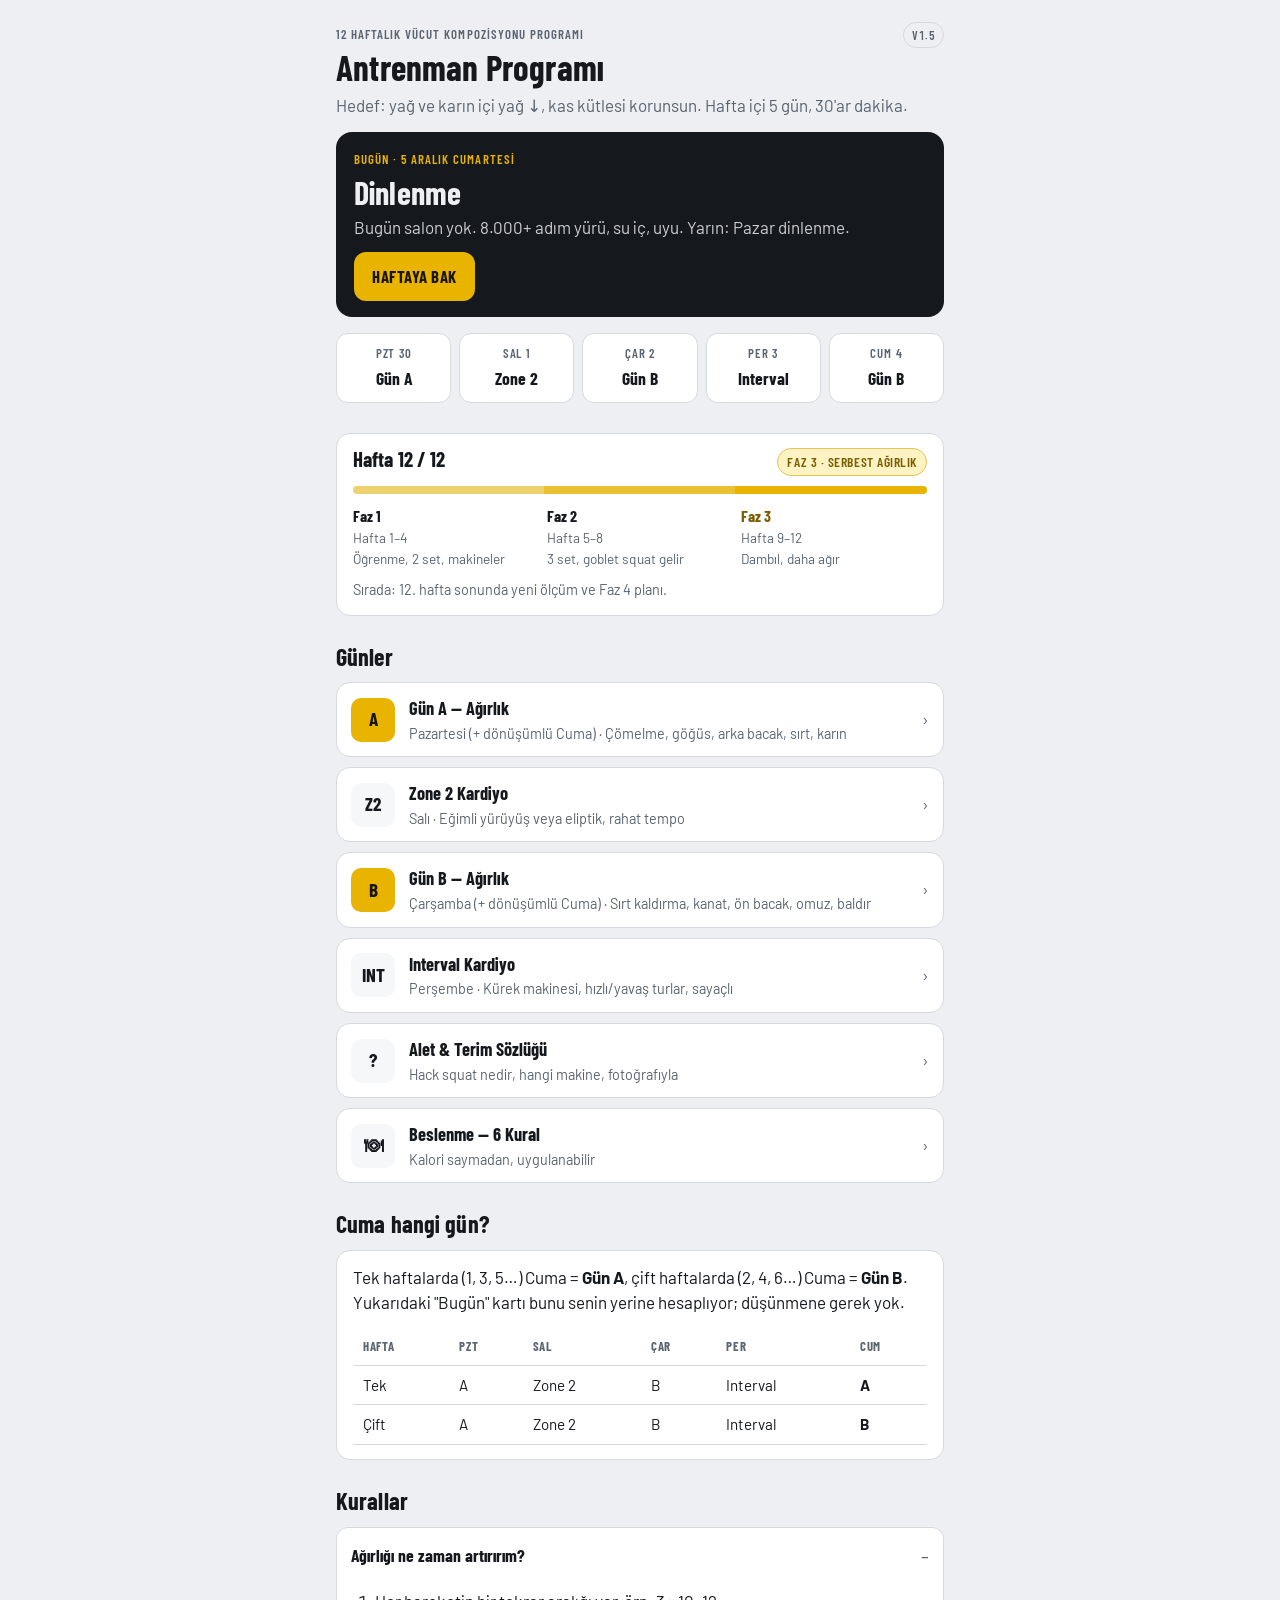
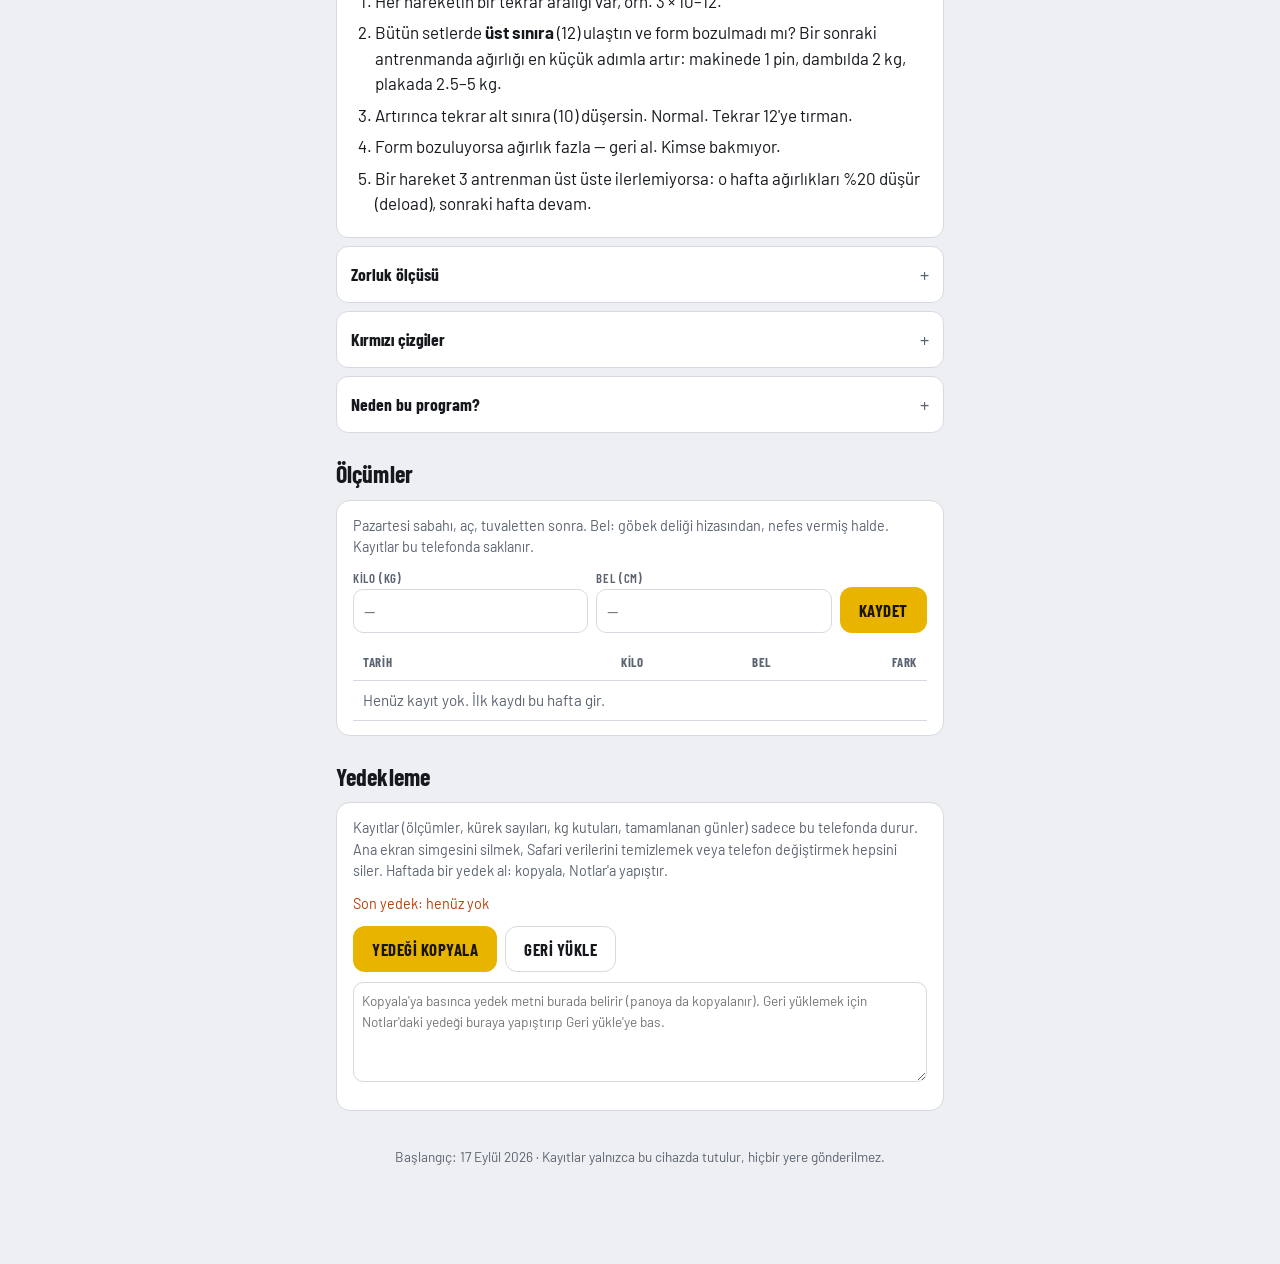
<file: docs/index.html>
<!doctype html>
<html lang="tr">
<head>
<meta charset="utf-8">
<meta name="viewport" content="width=device-width, initial-scale=1, viewport-fit=cover">
<meta name="apple-mobile-web-app-capable" content="yes">
<meta name="theme-color" content="#EDEFF2">
<title>Antrenman Programı</title>
</head>
<body>
<link rel="preconnect" href="https://fonts.googleapis.com"><link rel="preconnect" href="https://fonts.gstatic.com" crossorigin>
<link rel="stylesheet" href="https://fonts.googleapis.com/css2?family=Barlow+Condensed:wght@600;700&family=Barlow:wght@400;500;600&display=swap">
<link rel="stylesheet" href="styles.css?v=1.5">
<script src="app.js?v=1.5"></script>
<div class="wrap">
  <section class="hero">
    <div class="eyebrow" style="display:flex;justify-content:space-between;align-items:center;gap:8px">12 haftalık vücut kompozisyonu programı <span id="ver"></span></div>
    <h1>Antrenman Programı</h1>
    <p class="muted" style="margin-top:6px">Hedef: yağ ve karın içi yağ ↓, kas kütlesi korunsun. Hafta içi 5 gün, 30'ar dakika.</p>

    <div class="today" id="today">
      <div class="eyebrow" id="t-eyebrow">Bugün</div>
      <h2 id="t-title">—</h2>
      <p id="t-sub">—</p>
      <a class="btn" id="t-btn" href="#">Aç</a>
    </div>

    <div class="week" id="week"></div>
  </section>

  <div class="prog">
    <div style="display:flex;justify-content:space-between;align-items:baseline;gap:10px">
      <b class="disp" style="font-size:1.3rem" id="p-title">Hafta — / 12</b>
      <span class="pill accent" id="p-phase">—</span>
    </div>
    <div class="bar"><i class="p1" style="width:33.3%"></i><i class="p2" style="width:33.3%"></i><i class="p3" style="width:33.4%"></i></div>
    <div class="phases">
      <div id="ph1"><b>Faz 1</b>Hafta 1–4<br>Öğrenme, 2 set, makineler</div>
      <div id="ph2"><b>Faz 2</b>Hafta 5–8<br>3 set, goblet squat gelir</div>
      <div id="ph3"><b>Faz 3</b>Hafta 9–12<br>Dambıl, daha ağır</div>
    </div>
    <p class="small muted" style="margin:10px 0 0" id="p-next"></p>
  </div>

  <h2>Günler</h2>
  <div class="list">
    <a class="row" href="gun-a.html"><div class="k a">A</div><div class="t"><b>Gün A — Ağırlık</b><span>Pazartesi (+ dönüşümlü Cuma) · Çömelme, göğüs, arka bacak, sırt, karın</span></div><span class="arr">›</span></a>
    <a class="row" href="zone2.html"><div class="k">Z2</div><div class="t"><b>Zone 2 Kardiyo</b><span>Salı · Eğimli yürüyüş veya eliptik, rahat tempo</span></div><span class="arr">›</span></a>
    <a class="row" href="gun-b.html"><div class="k a">B</div><div class="t"><b>Gün B — Ağırlık</b><span>Çarşamba (+ dönüşümlü Cuma) · Sırt kaldırma, kanat, ön bacak, omuz, baldır</span></div><span class="arr">›</span></a>
    <a class="row" href="interval.html"><div class="k">INT</div><div class="t"><b>Interval Kardiyo</b><span>Perşembe · Kürek makinesi, hızlı/yavaş turlar, sayaçlı</span></div><span class="arr">›</span></a>
    <a class="row" href="sozluk.html"><div class="k">?</div><div class="t"><b>Alet & Terim Sözlüğü</b><span>Hack squat nedir, hangi makine, fotoğrafıyla</span></div><span class="arr">›</span></a>
    <a class="row" href="beslenme.html"><div class="k">🍽</div><div class="t"><b>Beslenme — 6 Kural</b><span>Kalori saymadan, uygulanabilir</span></div><span class="arr">›</span></a>
  </div>

  <h2>Cuma hangi gün?</h2>
  <div class="card">
    <p>Tek haftalarda (1, 3, 5…) Cuma = <b>Gün A</b>, çift haftalarda (2, 4, 6…) Cuma = <b>Gün B</b>. Yukarıdaki "Bugün" kartı bunu senin yerine hesaplıyor; düşünmene gerek yok.</p>
    <div class="tbl"><table><tr><th>Hafta</th><th>Pzt</th><th>Sal</th><th>Çar</th><th>Per</th><th>Cum</th></tr>
      <tr><td>Tek</td><td>A</td><td>Zone 2</td><td>B</td><td>Interval</td><td><b>A</b></td></tr>
      <tr><td>Çift</td><td>A</td><td>Zone 2</td><td>B</td><td>Interval</td><td><b>B</b></td></tr></table></div>
  </div>

  <h2>Kurallar</h2>
  <details open><summary>Ağırlığı ne zaman artırırım?</summary><div class="body">
    <ol class="steps">
      <li>Her hareketin bir tekrar aralığı var, örn. 3 × 10–12.</li>
      <li>Bütün setlerde <b>üst sınıra</b> (12) ulaştın ve form bozulmadı mı? Bir sonraki antrenmanda ağırlığı en küçük adımla artır: makinede 1 pin, dambılda 2 kg, plakada 2.5–5 kg.</li>
      <li>Artırınca tekrar alt sınıra (10) düşersin. Normal. Tekrar 12'ye tırman.</li>
      <li>Form bozuluyorsa ağırlık fazla — geri al. Kimse bakmıyor.</li>
      <li>Bir hareket 3 antrenman üst üste ilerlemiyorsa: o hafta ağırlıkları %20 düşür (deload), sonraki hafta devam.</li>
    </ol></div></details>
  <details><summary>Zorluk ölçüsü</summary><div class="body"><p>Her setin sonunda kendine sor: "Kaç tekrar daha yapabilirdim?" Cevap <b>2–3</b> olmalı. 0 ise ağırlık fazla, 5+ ise az. Başarısızlığa (kaldıramayana kadar) gitme; başlangıçta bu sakatlar, kas yapmaz.</p></div></details>
  <details><summary>Kırmızı çizgiler</summary><div class="body">
    <ol class="steps">
      <li><b>Bel:</b> keskin, bacağa yayılan ağrı → o gün sırt kaldırma / RDL yok. Kas yorgunluğu (yanma) normal.</li>
      <li><b>Diz önü ağrısı</b> çömelirken → hack squat'ta daha az derine in, ayakları platformda biraz yukarı al.</li>
      <li><b>Ayak tabanı / topuk ağrısı</b> (düz taban) → Salı kardiyosunu tamamen eliptik veya küreğe al; baldır setlerini yarıya indir.</li>
      <li><b>Baş dönmesi</b> → nefes tutuyorsun. Zorlanırken ver, geri gelirken al. Asla tutma.</li>
      <li><b>Süre yetmiyorsa</b> → C hareketini atla, süpersetler kalsın. 30 dakikayı 45 yapma; düzen, süreden önemli.</li>
      <li><b>Bir gün kaçırdıysan</b> → telafi yok, sıradaki güne devam. Haftada 4 yaptıysan hafta başarılı.</li>
    </ol></div></details>
  <details><summary>Neden bu program?</summary><div class="body">
    <p>Sorun kilo değil: yağ oranı ve karın içi (viseral) yağ yüksek, kas kütlesi yerinde. Sadece diyet + koşu yapsan kası da kaybedersin; 30'lu yaşların sonunda geri almak zor. Bu yüzden: ağırlık antrenmanı kası korur, Zone 2 karın içi yağı eritir, interval kalp kapasitesini artırır, beslenme açığı sağlar.</p>
    <p>Başarı ölçütü tartı değil: 12 hafta sonra kilo 4–5 kg düşüp kas kütlesi aynı kaldıysa program çalıştı. Kilo 8 kg düşüp kas da 3 kg gittiyse çalışmadı.</p></div></details>

  <h2>Ölçümler</h2>
  <div class="card">
    <p class="small muted">Pazartesi sabahı, aç, tuvaletten sonra. Bel: göbek deliği hizasından, nefes vermiş halde. Kayıtlar bu telefonda saklanır.</p>
    <div class="form">
      <div><label for="m-w">Kilo (kg)</label><input type="number" inputmode="decimal" step="0.1" id="m-w" placeholder="—"></div>
      <div><label for="m-b">Bel (cm)</label><input type="number" inputmode="decimal" step="0.5" id="m-b" placeholder="—"></div>
      <button class="btn primary" id="m-add">Kaydet</button>
    </div>
    <div class="tbl" style="margin-top:12px"><table id="m-tbl"><thead><tr><th>Tarih</th><th class="num">Kilo</th><th class="num">Bel</th><th class="num">Fark</th></tr></thead><tbody></tbody></table></div>
  </div>

  <h2>Yedekleme</h2>
  <div class="card">
    <p class="small muted">Kayıtlar (ölçümler, kürek sayıları, kg kutuları, tamamlanan günler) sadece bu telefonda durur. Ana ekran simgesini silmek, Safari verilerini temizlemek veya telefon değiştirmek hepsini siler. Haftada bir yedek al: kopyala, Notlar'a yapıştır.</p>
    <p class="small" id="bk-status">Son yedek: henüz yok</p>
    <div style="display:flex;gap:8px;flex-wrap:wrap;margin-top:8px">
      <button class="btn primary" id="bk-copy">Yedeği kopyala</button>
      <button class="btn" id="bk-restore">Geri yükle</button>
    </div>
    <textarea id="bk-text" rows="4" style="width:100%;margin-top:10px;border:1.5px solid var(--line);border-radius:10px;background:var(--surface);color:var(--ink);font:inherit;font-size:.85rem;padding:8px" placeholder="Kopyala'ya basınca yedek metni burada belirir (panoya da kopyalanır). Geri yüklemek için Notlar'daki yedeği buraya yapıştırıp Geri yükle'ye bas."></textarea>
    <p class="small muted" id="bk-msg" style="margin:8px 0 0"></p>
  </div>

  <footer>Başlangıç: 17 Eylül 2026 · Kayıtlar yalnızca bu cihazda tutulur, hiçbir yere gönderilmez.</footer>
</div>
<script>
(function(){
  var st = SP.state(), M = SP.META;
  var ttl=document.getElementById('t-title'), sub=document.getElementById('t-sub'), btn=document.getElementById('t-btn'), eb=document.getElementById('t-eyebrow');
  eb.textContent = 'Bugün · '+SP.fmtDate(st.date);
  if(st.phase===0){
    var kalan = -st.days;
    ttl.textContent = 'Program '+kalan+' gün sonra başlıyor';
    sub.textContent = 'Bu hafta ödev: sözlüğü oku, salonda programdaki makineleri bul, her birinde ayarları (koltuk, pin) dene. İlk gün Gün A ile başlıyoruz.';
    btn.textContent='Sözlüğe git'; btn.href='sozluk.html';
  } else if(st.session.key==='R'){
    ttl.textContent='Dinlenme'; sub.textContent='Bugün salon yok. 8.000+ adım yürü, su iç, uyu. Yarın: '+(st.dow===6?'Pazar dinlenme':'Pazartesi Gün A')+'.';
    btn.textContent='Haftaya bak'; btn.href='#week';
  } else {
    var d = SP.isDone(st.date)===st.session.key;
    ttl.textContent = st.session.title; sub.textContent = st.session.sub + (d?' · Tamamlandı ✓':'');
    btn.textContent = d?'Tekrar aç':'Antrenmanı aç'; btn.href = st.session.href;
  }
  // hafta şeridi
  var wk=document.getElementById('week'); var days=SP.weekDates(st.date); var wnum = st.phase===0?1:st.week;
  wk.innerHTML = days.map(function(d){ var s=SP.sessionFor(SP.state(d).week||1, d.getDay()); var isNow=SP.ymd(d)===SP.ymd(st.date); var done=SP.isDone(d)===s.key;
    var lbl={A:'Gün A',B:'Gün B',Z:'Zone 2',I:'Interval'}[s.key];
    return '<a href="'+s.href+'" class="'+(isNow?'now ':'')+(done?'done':'')+'"><div class="d">'+SP.trDay(d)+' '+d.getDate()+'</div><div class="s">'+lbl+'</div></a>'; }).join('');
  // ilerleme
  var pw = st.phase===0?0:Math.min(st.week,12);
  document.getElementById('p-title').textContent = st.phase===0 ? 'Hazırlık haftası' : 'Hafta '+st.week+' / 12';
  document.getElementById('p-phase').textContent = SP.phaseName(st.phase);
  var ph = st.phase===0?1:Math.min(st.phase,3); document.getElementById('ph'+ph).classList.add('cur');
  var bars=document.querySelectorAll('.bar i'); var pct = pw/12*100; var acc=0;
  bars.forEach(function(b,i){ var w=[33.3,33.3,33.4][i]; var fill=Math.max(0,Math.min(w,pct-acc)); b.style.width=fill+'%'; b.style.opacity=fill>0?'':'.15'; acc+=w; });
  var nxt=document.getElementById('p-next');
  nxt.textContent = st.week<3 ? 'Sırada: 3. haftada setleri 2\'den 3\'e çıkar.' : st.week<5 ? 'Sırada: 5. haftada Leg Extension → Goblet Squat, Plank → Dead Bug, sırt kaldırmaya plaka.' : st.week<9 ? 'Sırada: 9. haftada dambıl RDL, dambıl bench ve iso-lateral low row.' : st.week<=12 ? 'Sırada: 12. hafta sonunda yeni ölçüm ve Faz 4 planı.' : '12 hafta doldu — yeni ölçüm al, Faz 4\'ü planlayalım.';
  // ölçümler
  var rows = SP.get('measures',[]); var tb=document.querySelector('#m-tbl tbody');
  function paint(){ tb.innerHTML = rows.slice().reverse().map(function(r,i,arr){ var prev = arr[i+1]; var diff = prev&&r.w&&prev.w ? (r.w-prev.w) : null;
    return '<tr><td>'+r.d+'</td><td class="num">'+(r.w||'—')+'</td><td class="num">'+(r.b||'—')+'</td><td class="num">'+(diff===null?'—':(diff>0?'+':'')+diff.toFixed(1))+'</td></tr>'; }).join('') || '<tr><td colspan="4" class="muted">Henüz kayıt yok. İlk kaydı bu hafta gir.</td></tr>'; }
  document.getElementById('m-add').addEventListener('click', function(){ var w=parseFloat(document.getElementById('m-w').value), b=parseFloat(document.getElementById('m-b').value); if(!w&&!b) return;
    rows.push({d:new Date().toLocaleDateString('tr-TR',{day:'2-digit',month:'2-digit'}), w:w||null, b:b||null}); SP.set('measures',rows); paint(); document.getElementById('m-w').value=''; document.getElementById('m-b').value=''; });
  paint();
  /* yedekleme */
  var bkStatus=document.getElementById('bk-status'), bkText=document.getElementById('bk-text'), bkMsg=document.getElementById('bk-msg');
  function bkPaint(){ var at=SP.get('backup:at',null); if(!at){ bkStatus.textContent='Son yedek: henüz yok'; bkStatus.style.color='var(--warn)'; return; }
    var days=Math.floor((Date.now()-at)/86400000); bkStatus.textContent='Son yedek: '+new Date(at).toLocaleDateString('tr-TR')+(days>0?' ('+days+' gün önce)':' (bugün)'); bkStatus.style.color = days>14?'var(--warn)':'var(--muted)'; }
  function bkDump(){ var data={}; try{ for(var i=0;i<localStorage.length;i++){ var k=localStorage.key(i); if(k==='backup:at') continue; data[k]=localStorage.getItem(k); } }catch(e){} return JSON.stringify({app:'sport-program',v:1,at:new Date().toISOString(),data:data}); }
  document.getElementById('bk-copy').addEventListener('click', function(){ var txt=bkDump(); bkText.value=txt; var n=Object.keys(JSON.parse(txt).data).length; SP.set('backup:at',Date.now()); bkPaint();
    function done(ok){ bkMsg.textContent = n+' kayıt '+(ok?'panoya kopyalandı. Notlar uygulamasına yapıştır.':'hazır — aşağıdaki metni seçip kopyala.'); }
    if(navigator.clipboard&&navigator.clipboard.writeText){ navigator.clipboard.writeText(txt).then(function(){done(true)},function(){ bkText.select(); done(false); }); } else { bkText.select(); done(false); } });
  document.getElementById('bk-restore').addEventListener('click', function(){ var txt=bkText.value.trim(); if(!txt){ bkMsg.textContent='Önce yedek metnini yukarıdaki kutuya yapıştır.'; return; }
    var obj; try{ obj=JSON.parse(txt); }catch(e){ bkMsg.textContent='Bu metin bir yedek değil (JSON okunamadı).'; return; }
    if(!obj||obj.app!=='sport-program'||!obj.data){ bkMsg.textContent='Bu metin bu uygulamanın yedeği değil.'; return; }
    var n=0; try{ Object.keys(obj.data).forEach(function(k){ localStorage.setItem(k,obj.data[k]); n++; }); }catch(e){}
    bkMsg.textContent=n+' kayıt geri yüklendi ('+new Date(obj.at).toLocaleDateString('tr-TR')+' tarihli yedek). Sayfa yenileniyor…'; setTimeout(function(){ location.replace(location.pathname+'?r='+Date.now()); },1200); });
  bkPaint();
})();
</script>
</body>
</html>
</file>
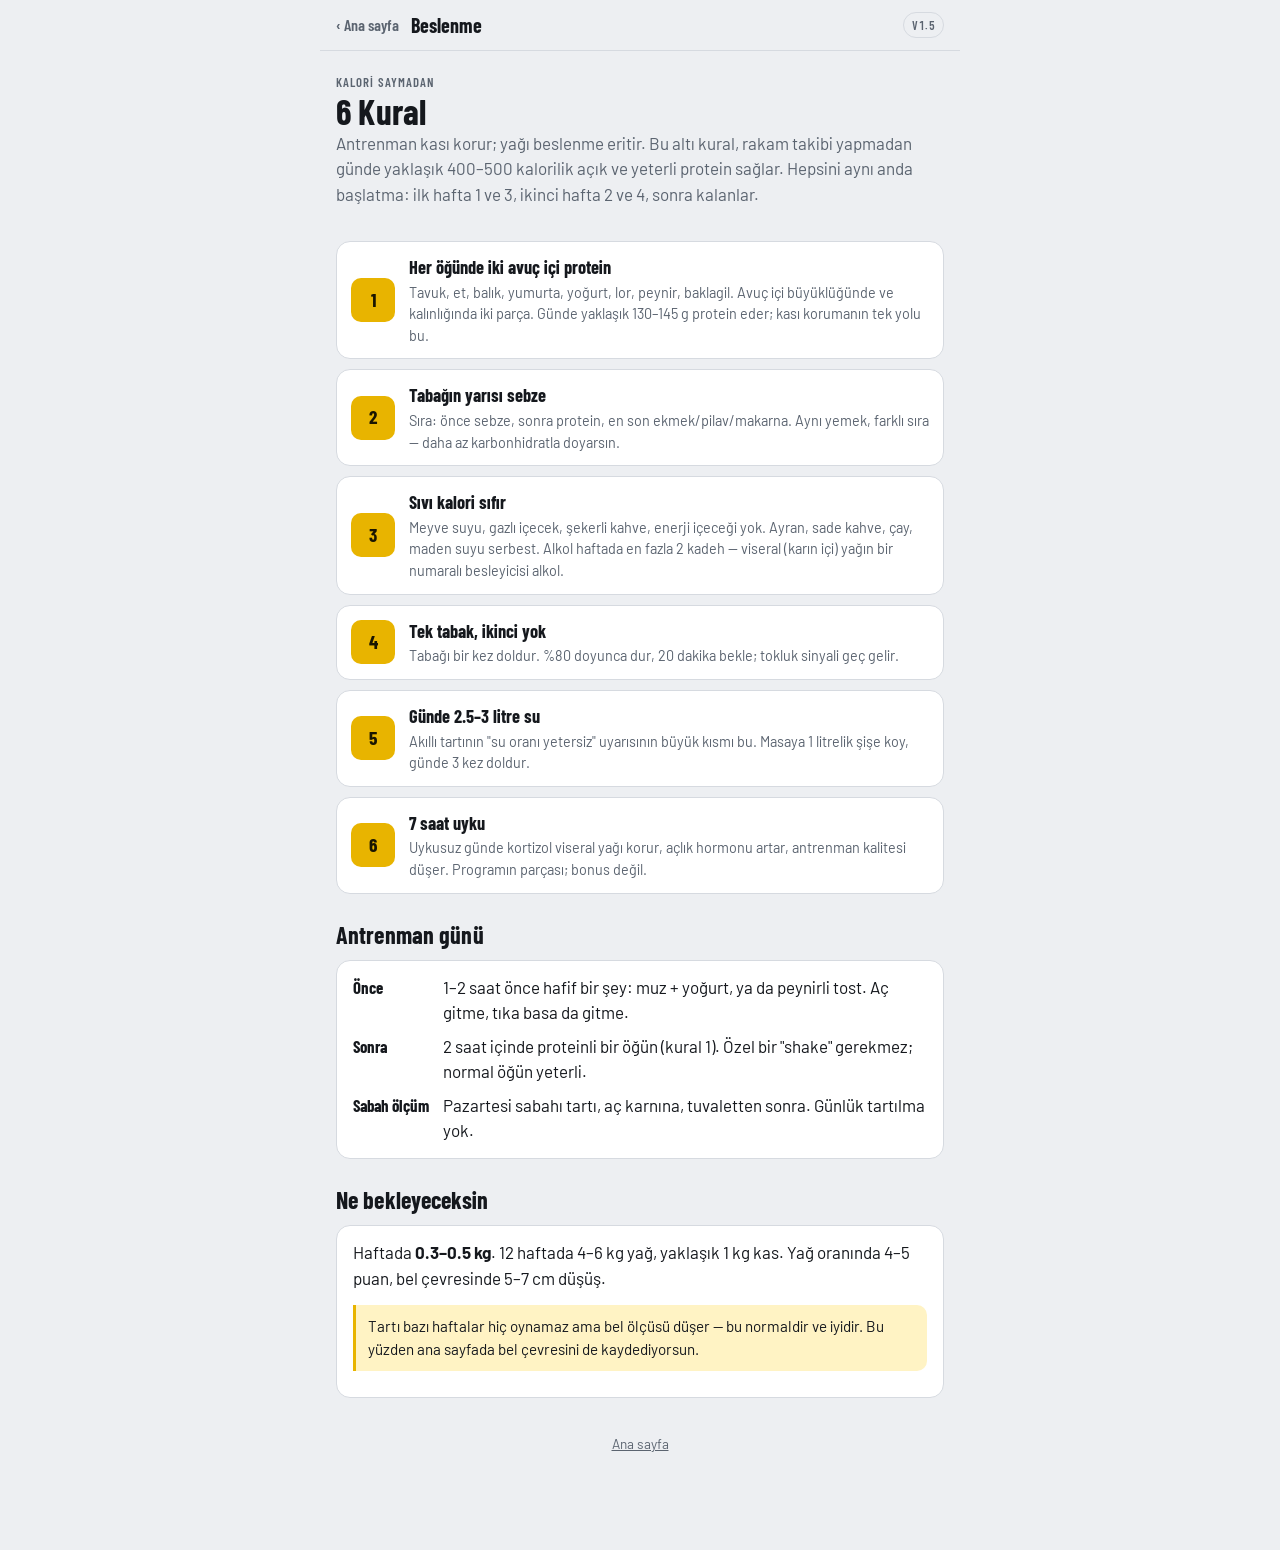
<file: docs/beslenme.html>
<!doctype html>
<html lang="tr">
<head>
<meta charset="utf-8">
<meta name="viewport" content="width=device-width, initial-scale=1, viewport-fit=cover">
<meta name="apple-mobile-web-app-capable" content="yes">
<meta name="theme-color" content="#EDEFF2">
<title>Beslenme Kuralları</title>
</head>
<body>
<link rel="preconnect" href="https://fonts.googleapis.com"><link rel="preconnect" href="https://fonts.gstatic.com" crossorigin>
<link rel="stylesheet" href="https://fonts.googleapis.com/css2?family=Barlow+Condensed:wght@600;700&family=Barlow:wght@400;500;600&display=swap">
<link rel="stylesheet" href="styles.css?v=1.5">
<script src="app.js?v=1.5"></script>
<div class="wrap">
  <div class="top"><a class="back" href="index.html">‹ Ana sayfa</a><div class="title">Beslenme</div></div>
  <section class="hero">
    <div class="eyebrow">Kalori saymadan</div>
    <h1>6 Kural</h1>
    <p class="muted">Antrenman kası korur; yağı beslenme eritir. Bu altı kural, rakam takibi yapmadan günde yaklaşık 400–500 kalorilik açık ve yeterli protein sağlar. Hepsini aynı anda başlatma: ilk hafta 1 ve 3, ikinci hafta 2 ve 4, sonra kalanlar.</p>
  </section>

  <div class="list">
    <div class="row"><div class="k a">1</div><div class="t"><b>Her öğünde iki avuç içi protein</b><span>Tavuk, et, balık, yumurta, yoğurt, lor, peynir, baklagil. Avuç içi büyüklüğünde ve kalınlığında iki parça. Günde yaklaşık 130–145 g protein eder; kası korumanın tek yolu bu.</span></div></div>
    <div class="row"><div class="k a">2</div><div class="t"><b>Tabağın yarısı sebze</b><span>Sıra: önce sebze, sonra protein, en son ekmek/pilav/makarna. Aynı yemek, farklı sıra — daha az karbonhidratla doyarsın.</span></div></div>
    <div class="row"><div class="k a">3</div><div class="t"><b>Sıvı kalori sıfır</b><span>Meyve suyu, gazlı içecek, şekerli kahve, enerji içeceği yok. Ayran, sade kahve, çay, maden suyu serbest. Alkol haftada en fazla 2 kadeh — viseral (karın içi) yağın bir numaralı besleyicisi alkol.</span></div></div>
    <div class="row"><div class="k a">4</div><div class="t"><b>Tek tabak, ikinci yok</b><span>Tabağı bir kez doldur. %80 doyunca dur, 20 dakika bekle; tokluk sinyali geç gelir.</span></div></div>
    <div class="row"><div class="k a">5</div><div class="t"><b>Günde 2.5–3 litre su</b><span>Akıllı tartının "su oranı yetersiz" uyarısının büyük kısmı bu. Masaya 1 litrelik şişe koy, günde 3 kez doldur.</span></div></div>
    <div class="row"><div class="k a">6</div><div class="t"><b>7 saat uyku</b><span>Uykusuz günde kortizol viseral yağı korur, açlık hormonu artar, antrenman kalitesi düşer. Programın parçası; bonus değil.</span></div></div>
  </div>

  <h2>Antrenman günü</h2>
  <div class="card">
    <dl class="dl">
      <dt>Önce</dt><dd>1–2 saat önce hafif bir şey: muz + yoğurt, ya da peynirli tost. Aç gitme, tıka basa da gitme.</dd>
      <dt>Sonra</dt><dd>2 saat içinde proteinli bir öğün (kural 1). Özel bir "shake" gerekmez; normal öğün yeterli.</dd>
      <dt>Sabah ölçüm</dt><dd>Pazartesi sabahı tartı, aç karnına, tuvaletten sonra. Günlük tartılma yok.</dd>
    </dl>
  </div>

  <h2>Ne bekleyeceksin</h2>
  <div class="card">
    <p>Haftada <b>0.3–0.5 kg</b>. 12 haftada 4–6 kg yağ, yaklaşık 1 kg kas. Yağ oranında 4–5 puan, bel çevresinde 5–7 cm düşüş.</p>
    <p class="note">Tartı bazı haftalar hiç oynamaz ama bel ölçüsü düşer — bu normaldir ve iyidir. Bu yüzden ana sayfada bel çevresini de kaydediyorsun.</p>
  </div>
  <footer><a href="index.html">Ana sayfa</a></footer>
</div>
</body>
</html>
</file>
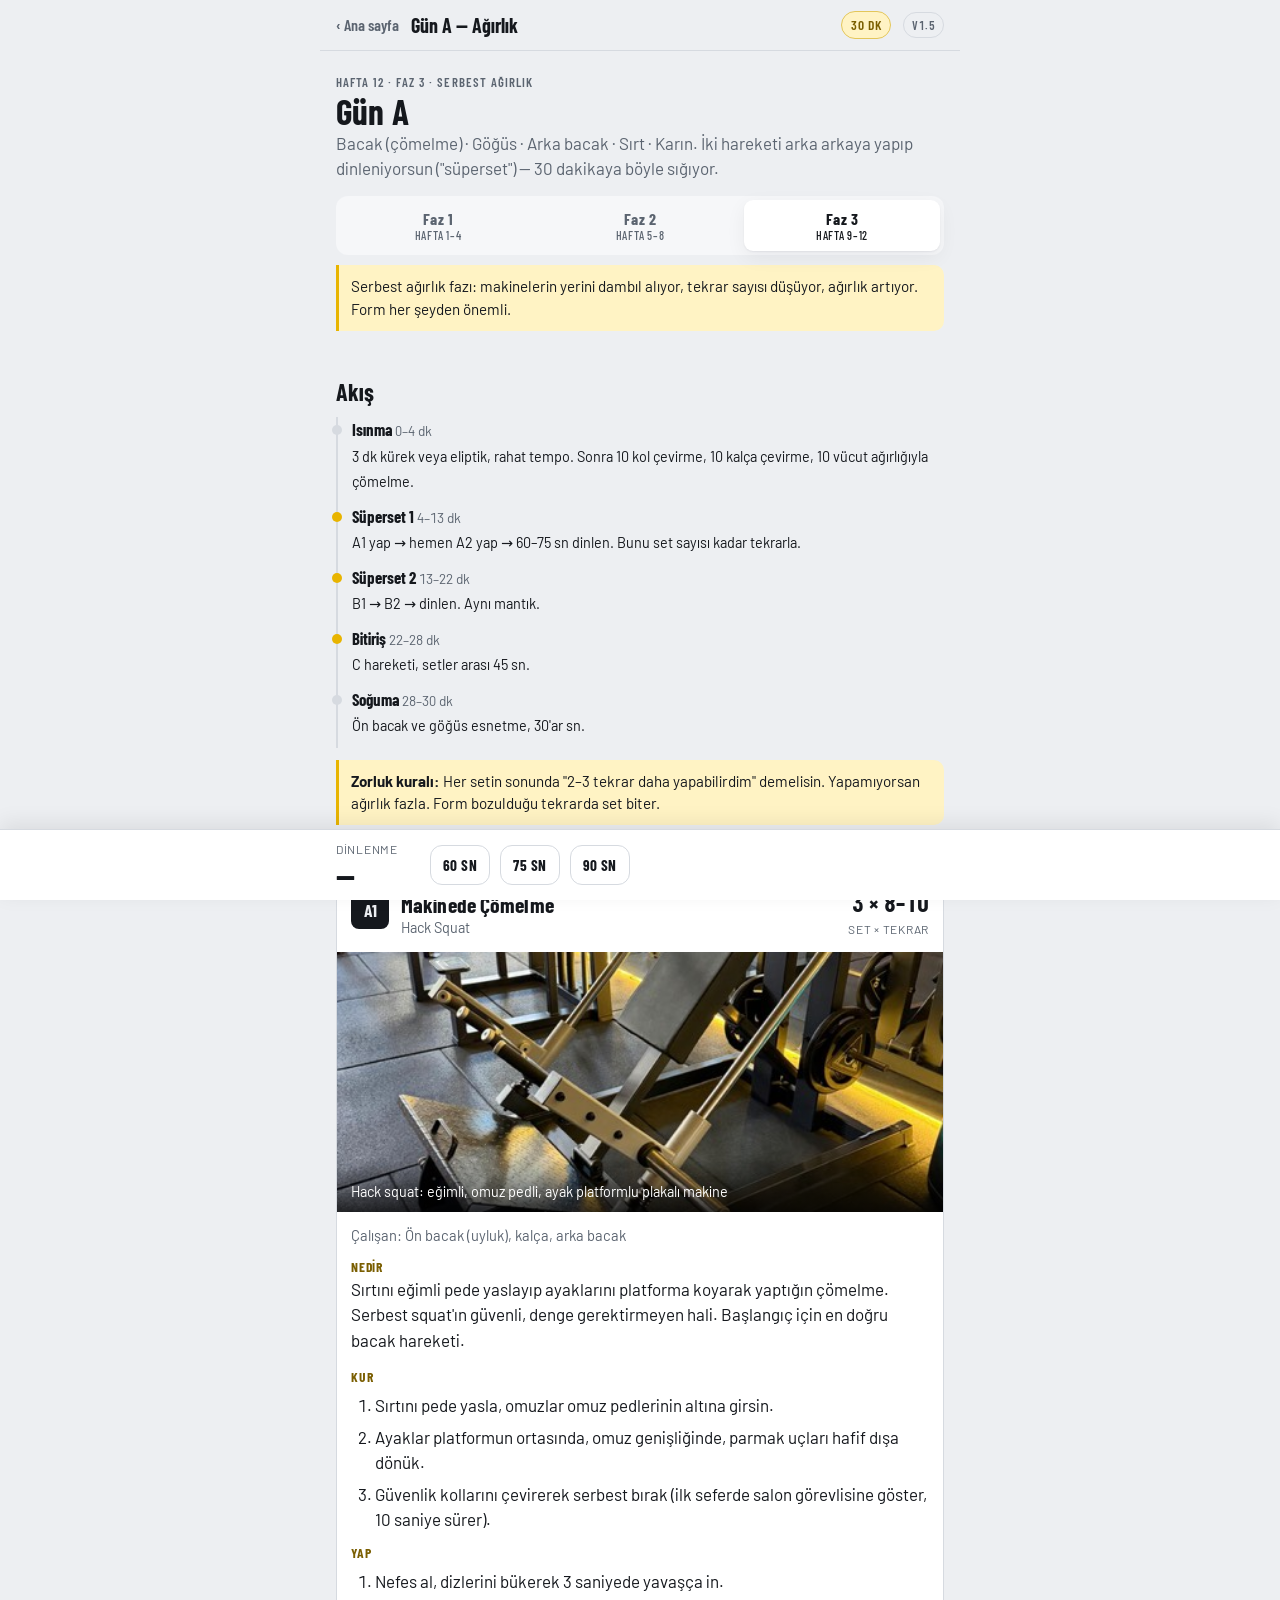
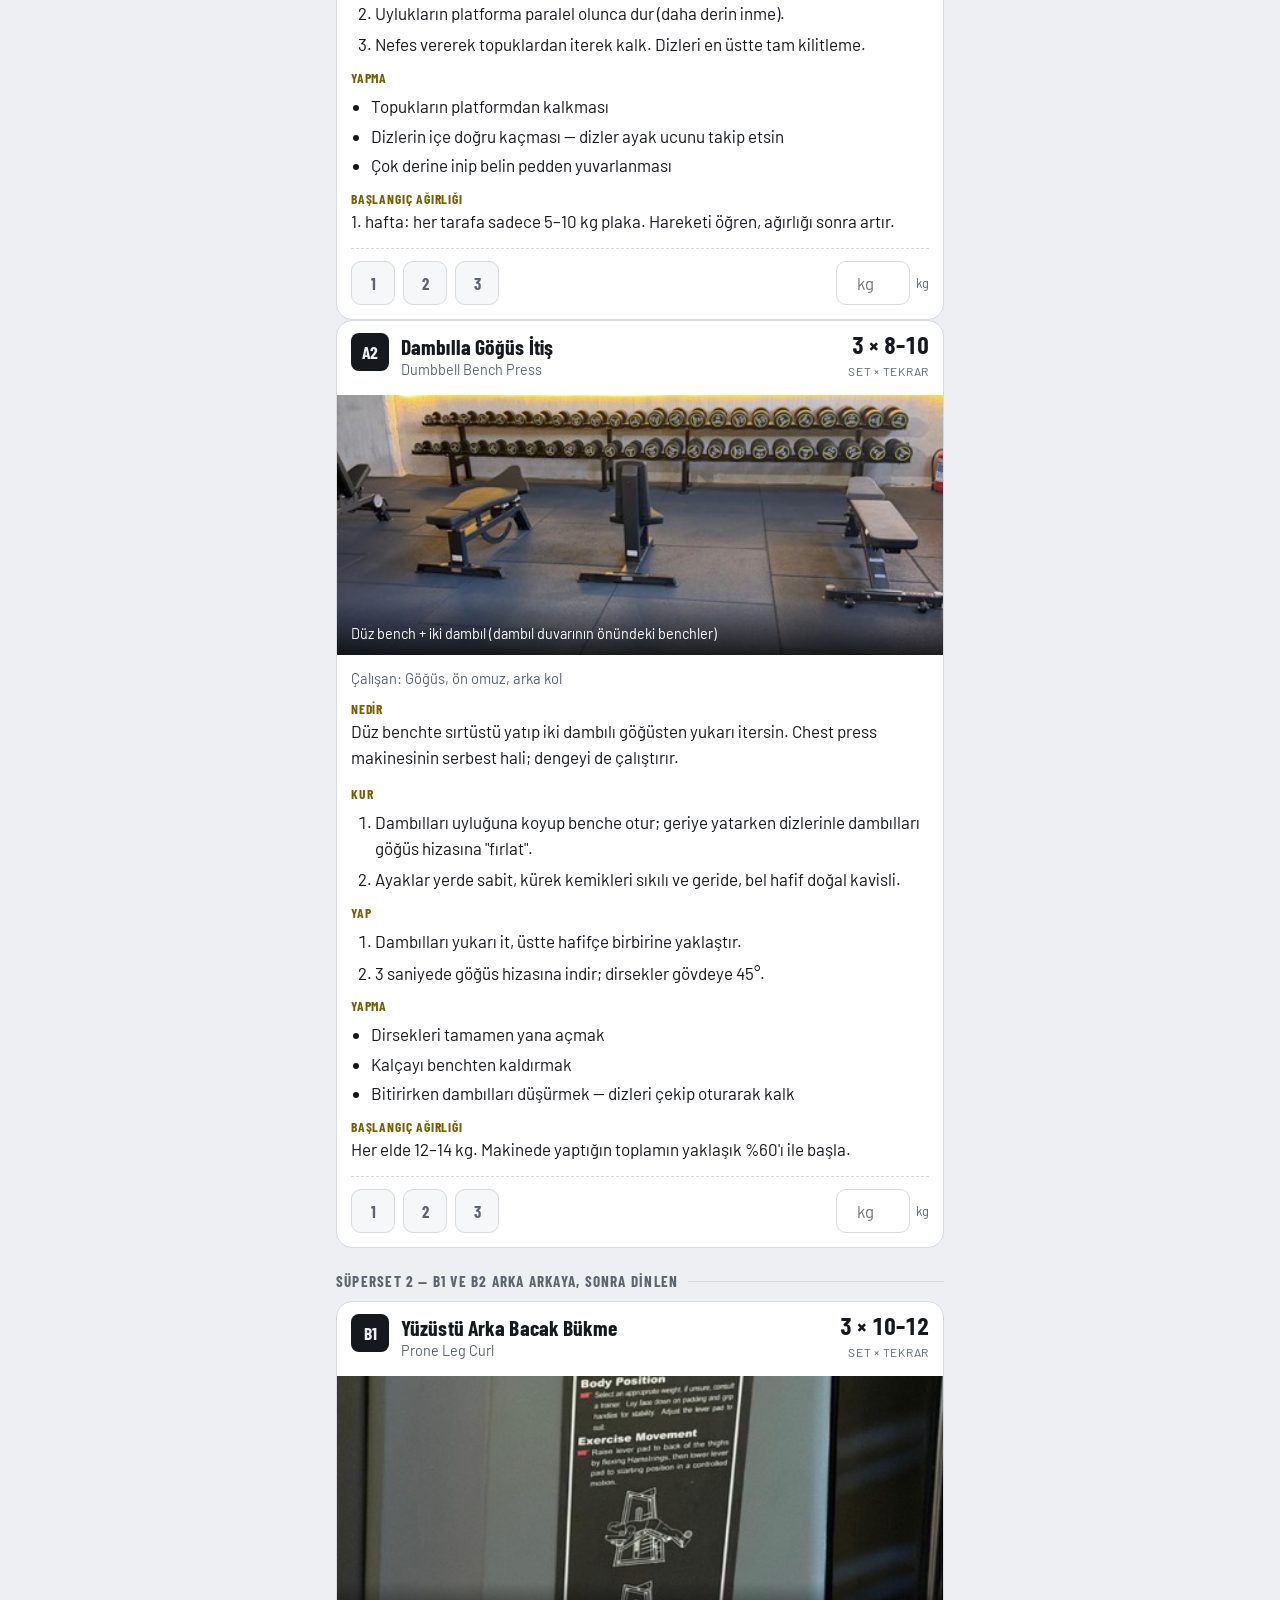
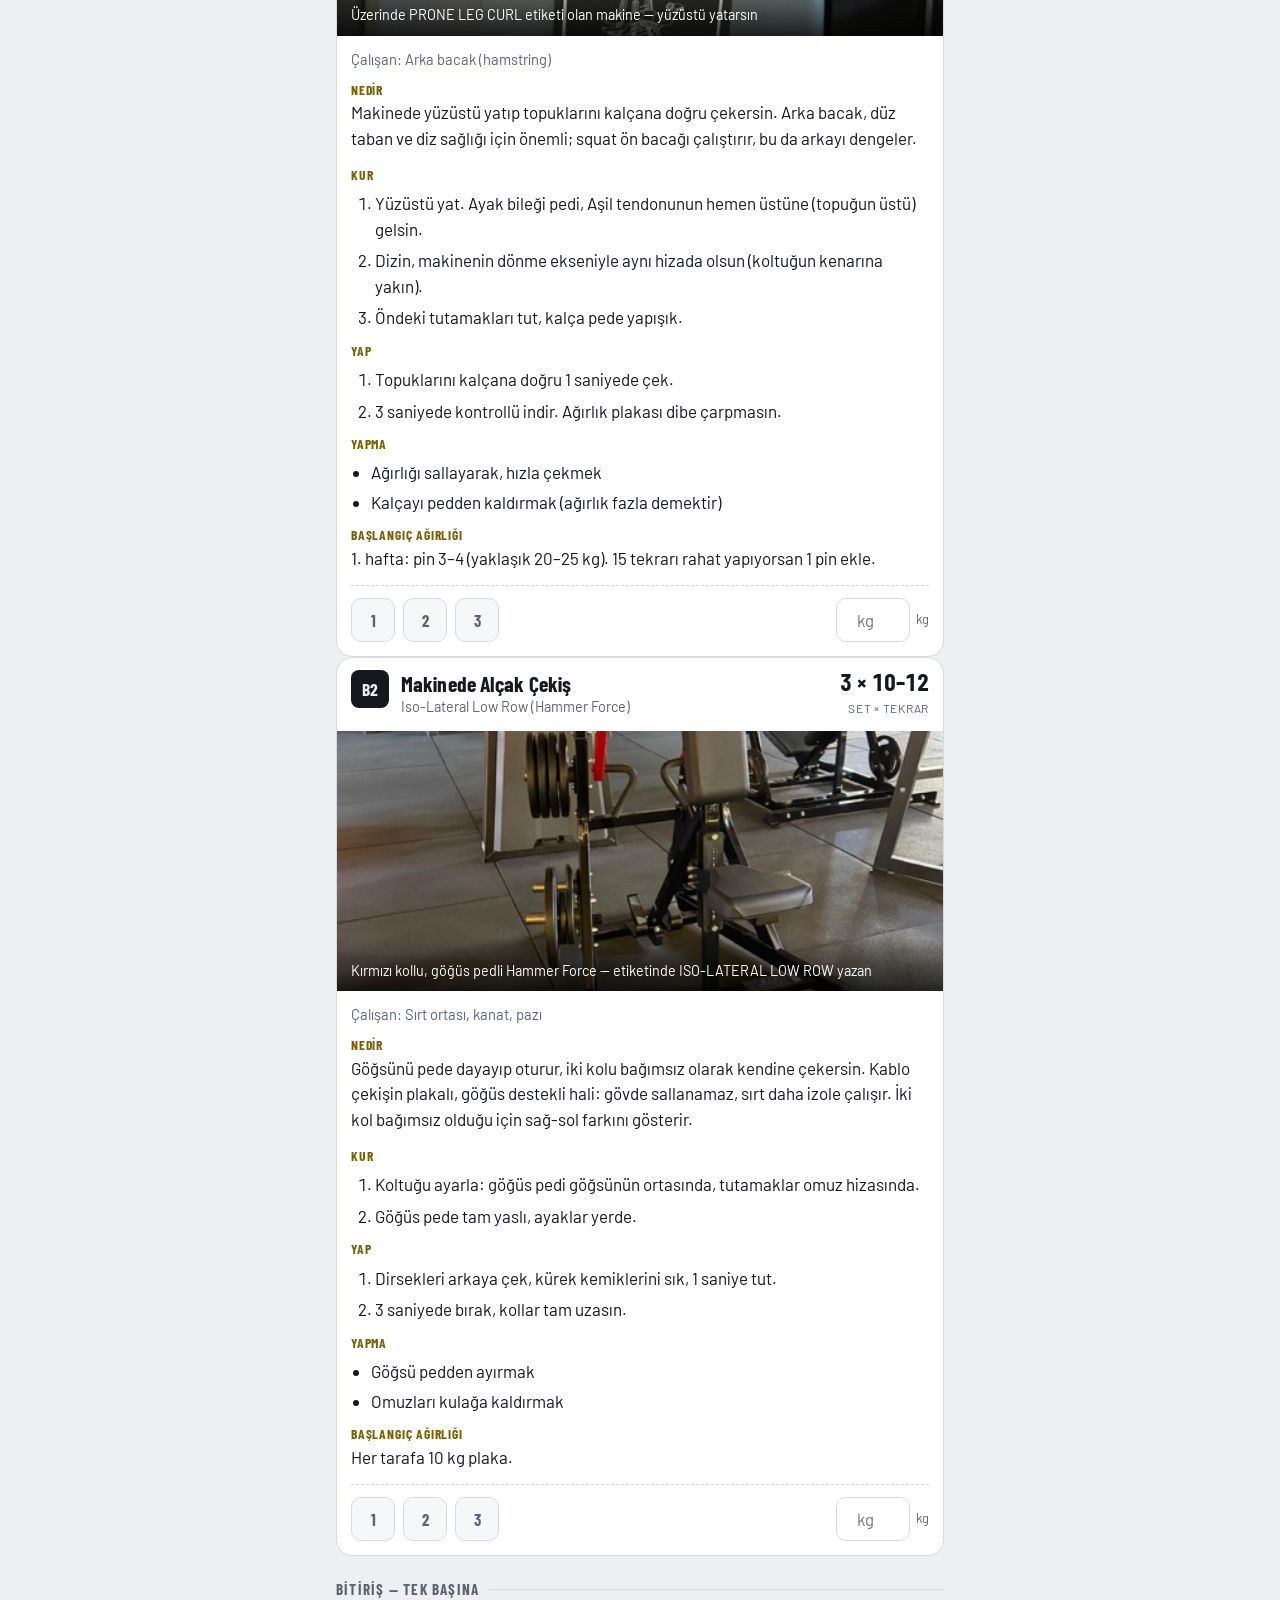
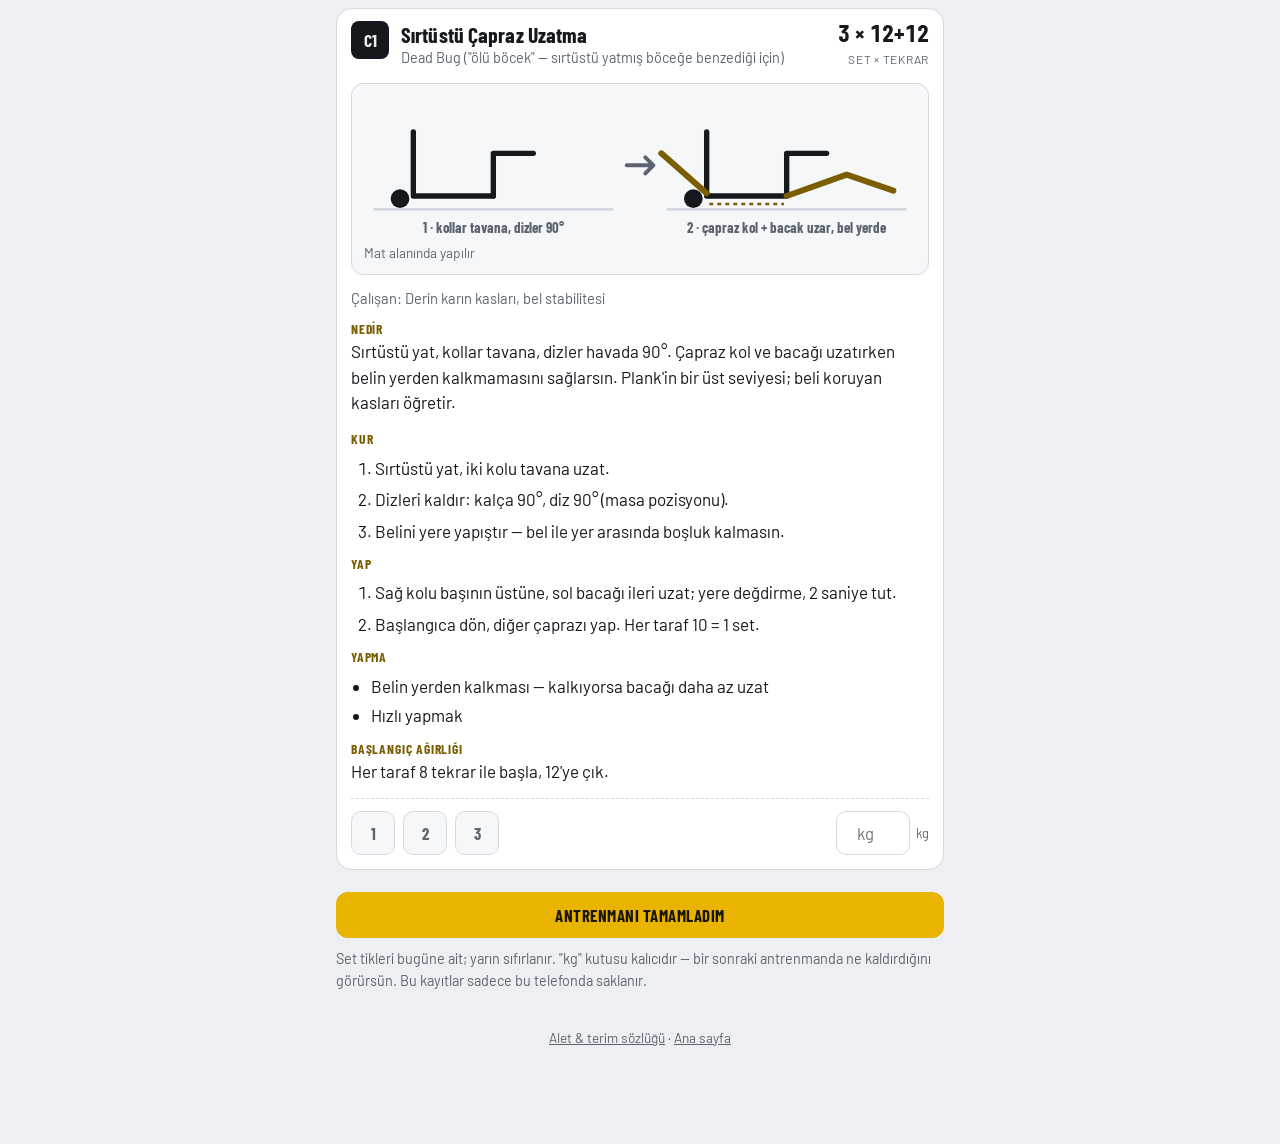
<file: docs/gun-a.html>
<!doctype html>
<html lang="tr">
<head>
<meta charset="utf-8">
<meta name="viewport" content="width=device-width, initial-scale=1, viewport-fit=cover">
<meta name="apple-mobile-web-app-capable" content="yes">
<meta name="theme-color" content="#EDEFF2">
<title>Gün A</title>
</head>
<body>
<link rel="preconnect" href="https://fonts.googleapis.com"><link rel="preconnect" href="https://fonts.gstatic.com" crossorigin>
<link rel="stylesheet" href="https://fonts.googleapis.com/css2?family=Barlow+Condensed:wght@600;700&family=Barlow:wght@400;500;600&display=swap">
<link rel="stylesheet" href="styles.css?v=1.5">
<script src="app.js?v=1.5"></script>
<script src="diagrams.js?v=1.5"></script>
<script src="exercises.js?v=1.5"></script>
<div class="wrap">
  <div class="top"><a class="back" href="index.html">‹ Ana sayfa</a><div class="title">Gün A — Ağırlık</div><span class="pill accent">30 dk</span></div>
  <section class="hero">
    <div class="eyebrow" id="ctx">Hafta —</div>
    <h1>Gün A</h1>
    <p class="muted">Bacak (çömelme) · Göğüs · Arka bacak · Sırt · Karın. İki hareketi arka arkaya yapıp dinleniyorsun ("süperset") — 30 dakikaya böyle sığıyor.</p>
    <div class="tabs" id="tabs" role="tablist">
      <button role="tab" data-p="1">Faz 1<span class="sub">Hafta 1–4</span></button>
      <button role="tab" data-p="2">Faz 2<span class="sub">Hafta 5–8</span></button>
      <button role="tab" data-p="3">Faz 3<span class="sub">Hafta 9–12</span></button>
    </div>
    <p class="note" id="phase-note" style="margin-top:10px"></p>
  </section>

  <h2>Akış</h2>
  <div class="timeline">
    <div><b>Isınma</b> <span class="t">0–4 dk</span><br><span class="small">3 dk kürek veya eliptik, rahat tempo. Sonra 10 kol çevirme, 10 kalça çevirme, 10 vücut ağırlığıyla çömelme.</span></div>
    <div class="hot"><b>Süperset 1</b> <span class="t">4–13 dk</span><br><span class="small">A1 yap → hemen A2 yap → 60–75 sn dinlen. Bunu set sayısı kadar tekrarla.</span></div>
    <div class="hot"><b>Süperset 2</b> <span class="t">13–22 dk</span><br><span class="small">B1 → B2 → dinlen. Aynı mantık.</span></div>
    <div class="hot"><b>Bitiriş</b> <span class="t">22–28 dk</span><br><span class="small">C hareketi, setler arası 45 sn.</span></div>
    <div><b>Soğuma</b> <span class="t">28–30 dk</span><br><span class="small">Ön bacak ve göğüs esnetme, 30'ar sn.</span></div>
  </div>
  <p class="note" style="margin-top:12px"><b>Zorluk kuralı:</b> Her setin sonunda "2–3 tekrar daha yapabilirdim" demelisin. Yapamıyorsan ağırlık fazla. Form bozulduğu tekrarda set biter.</p>

  <div id="plan"></div>

  <div class="done-bar"><button class="btn primary block" id="done">Antrenmanı tamamladım</button></div>
  <p class="small muted" style="margin-top:10px">Set tikleri bugüne ait; yarın sıfırlanır. "kg" kutusu kalıcıdır — bir sonraki antrenmanda ne kaldırdığını görürsün. Bu kayıtlar sadece bu telefonda saklanır.</p>
  <footer><a href="sozluk.html">Alet & terim sözlüğü</a> · <a href="index.html">Ana sayfa</a></footer>
</div>
<script>renderDay('A'); SP.restBar(); document.addEventListener('touchstart', SP.unlockAudio, {once:true}); document.addEventListener('click', SP.unlockAudio, {once:true});</script>
</body>
</html>
</file>
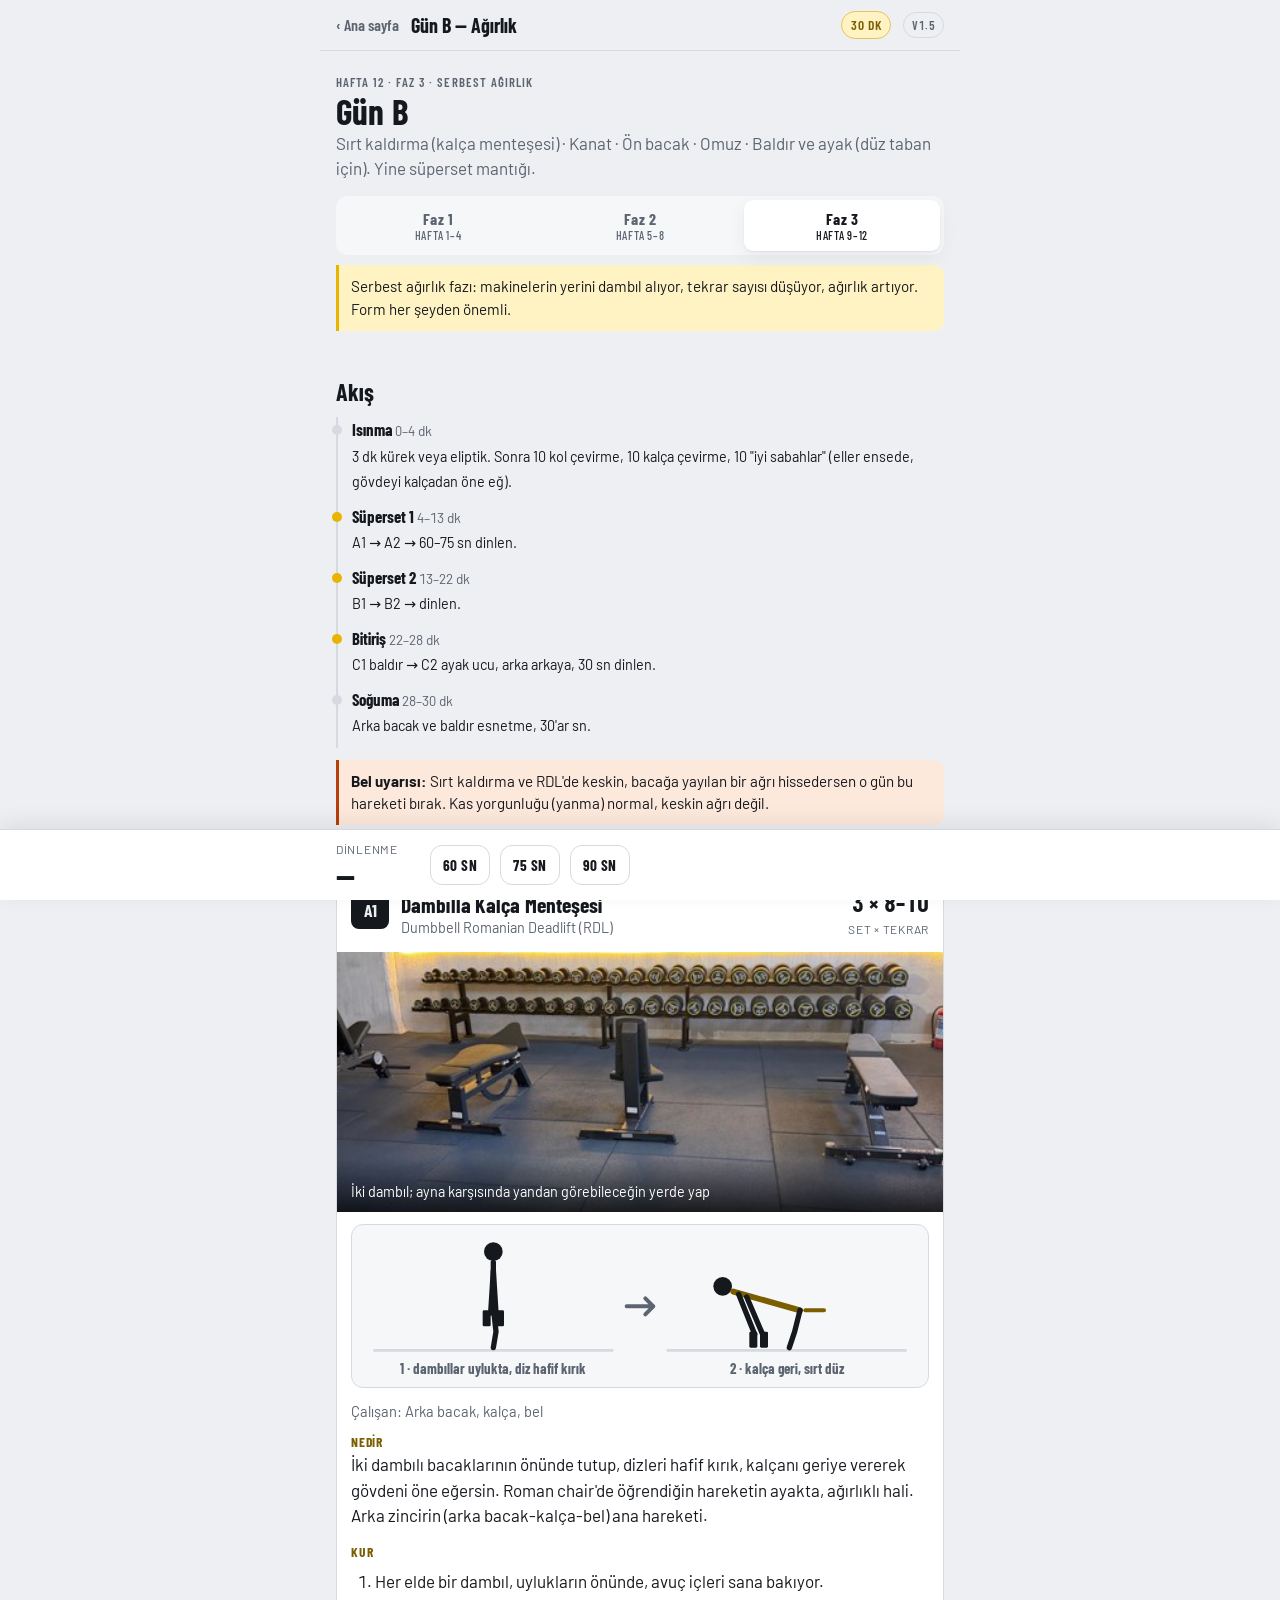
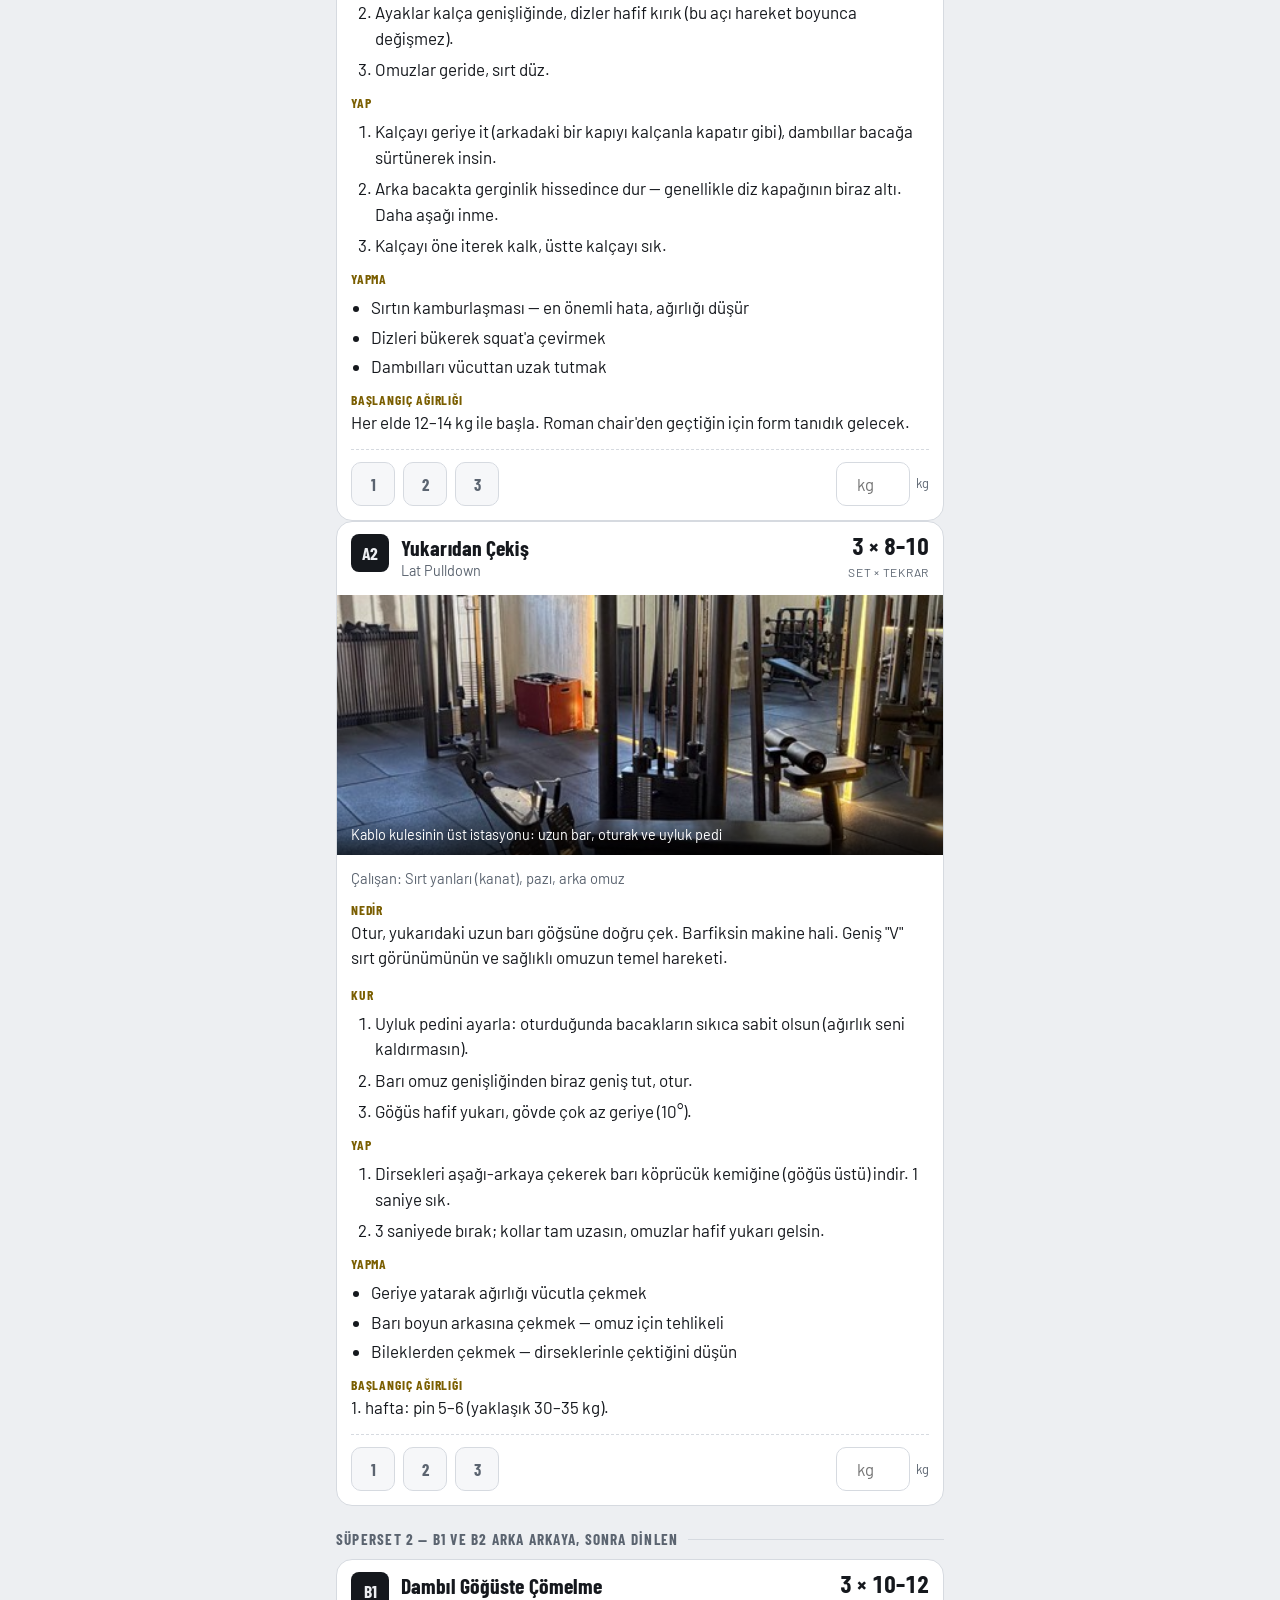
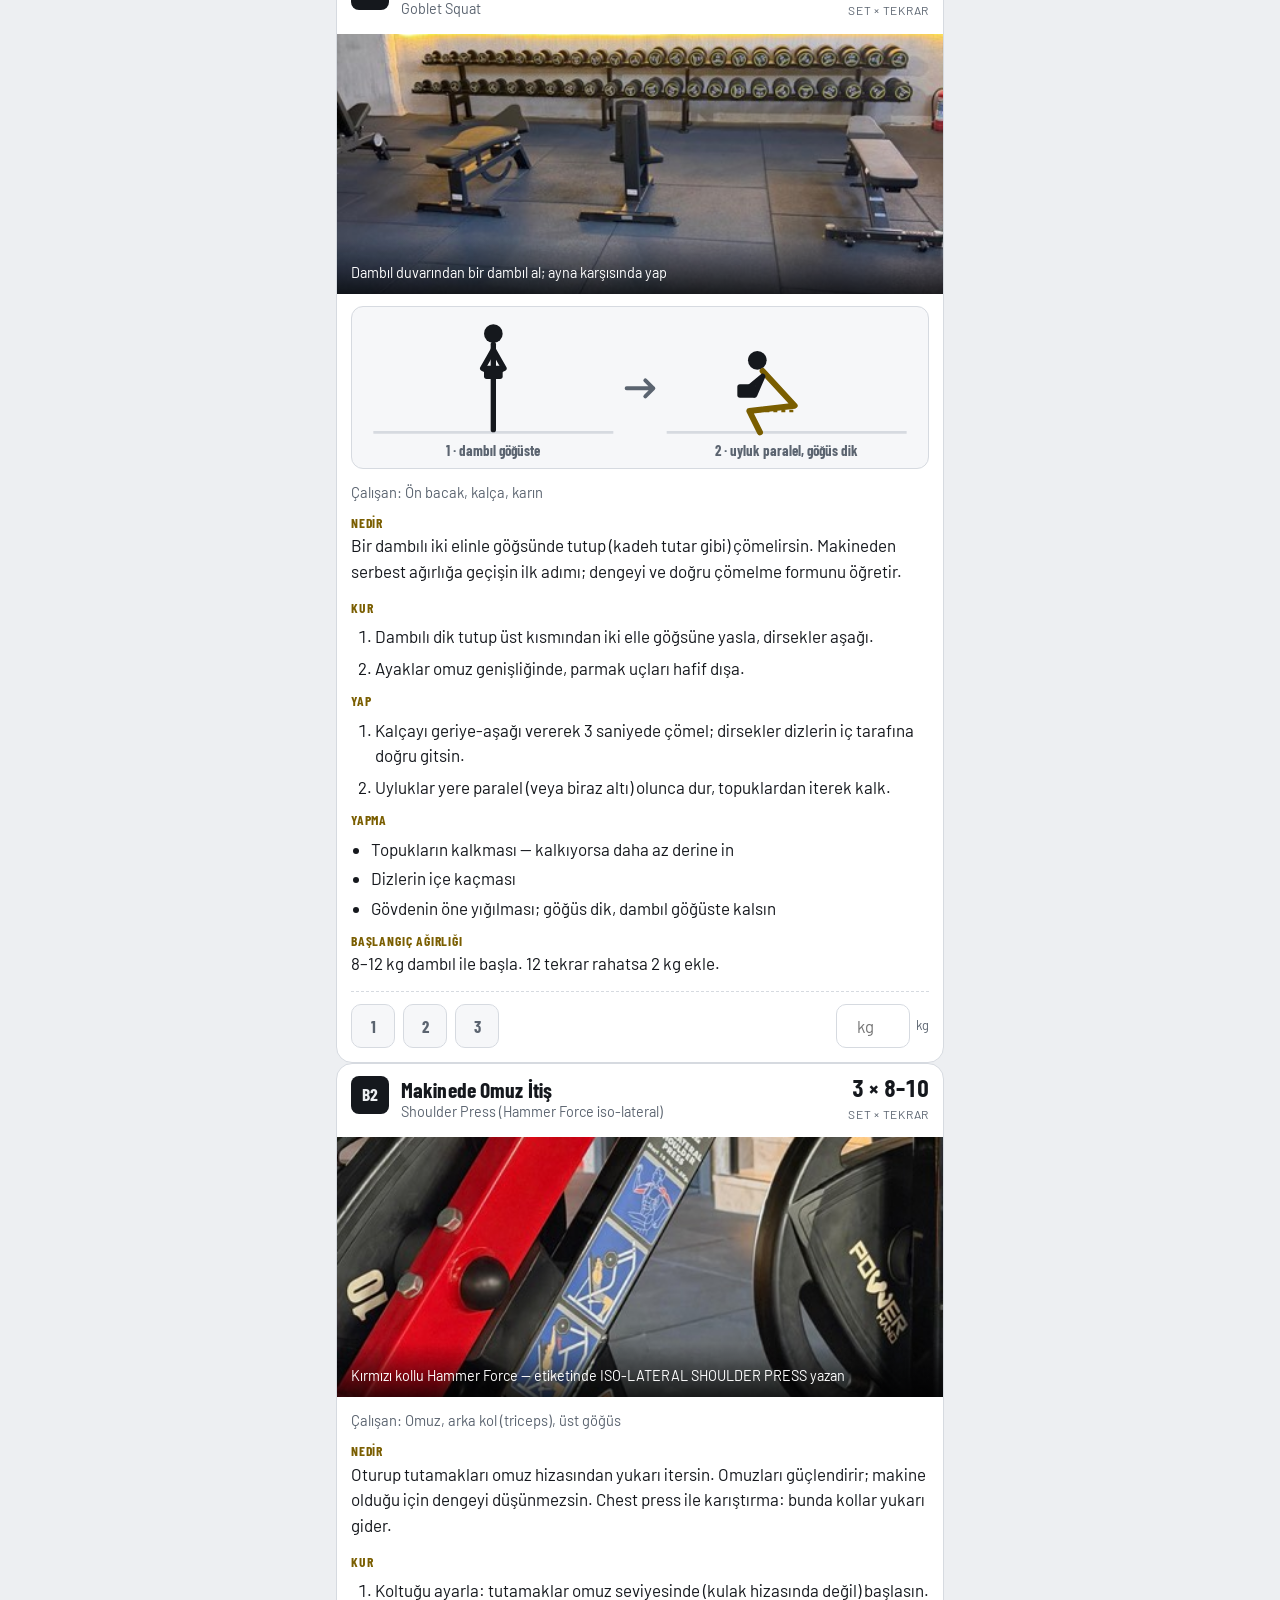
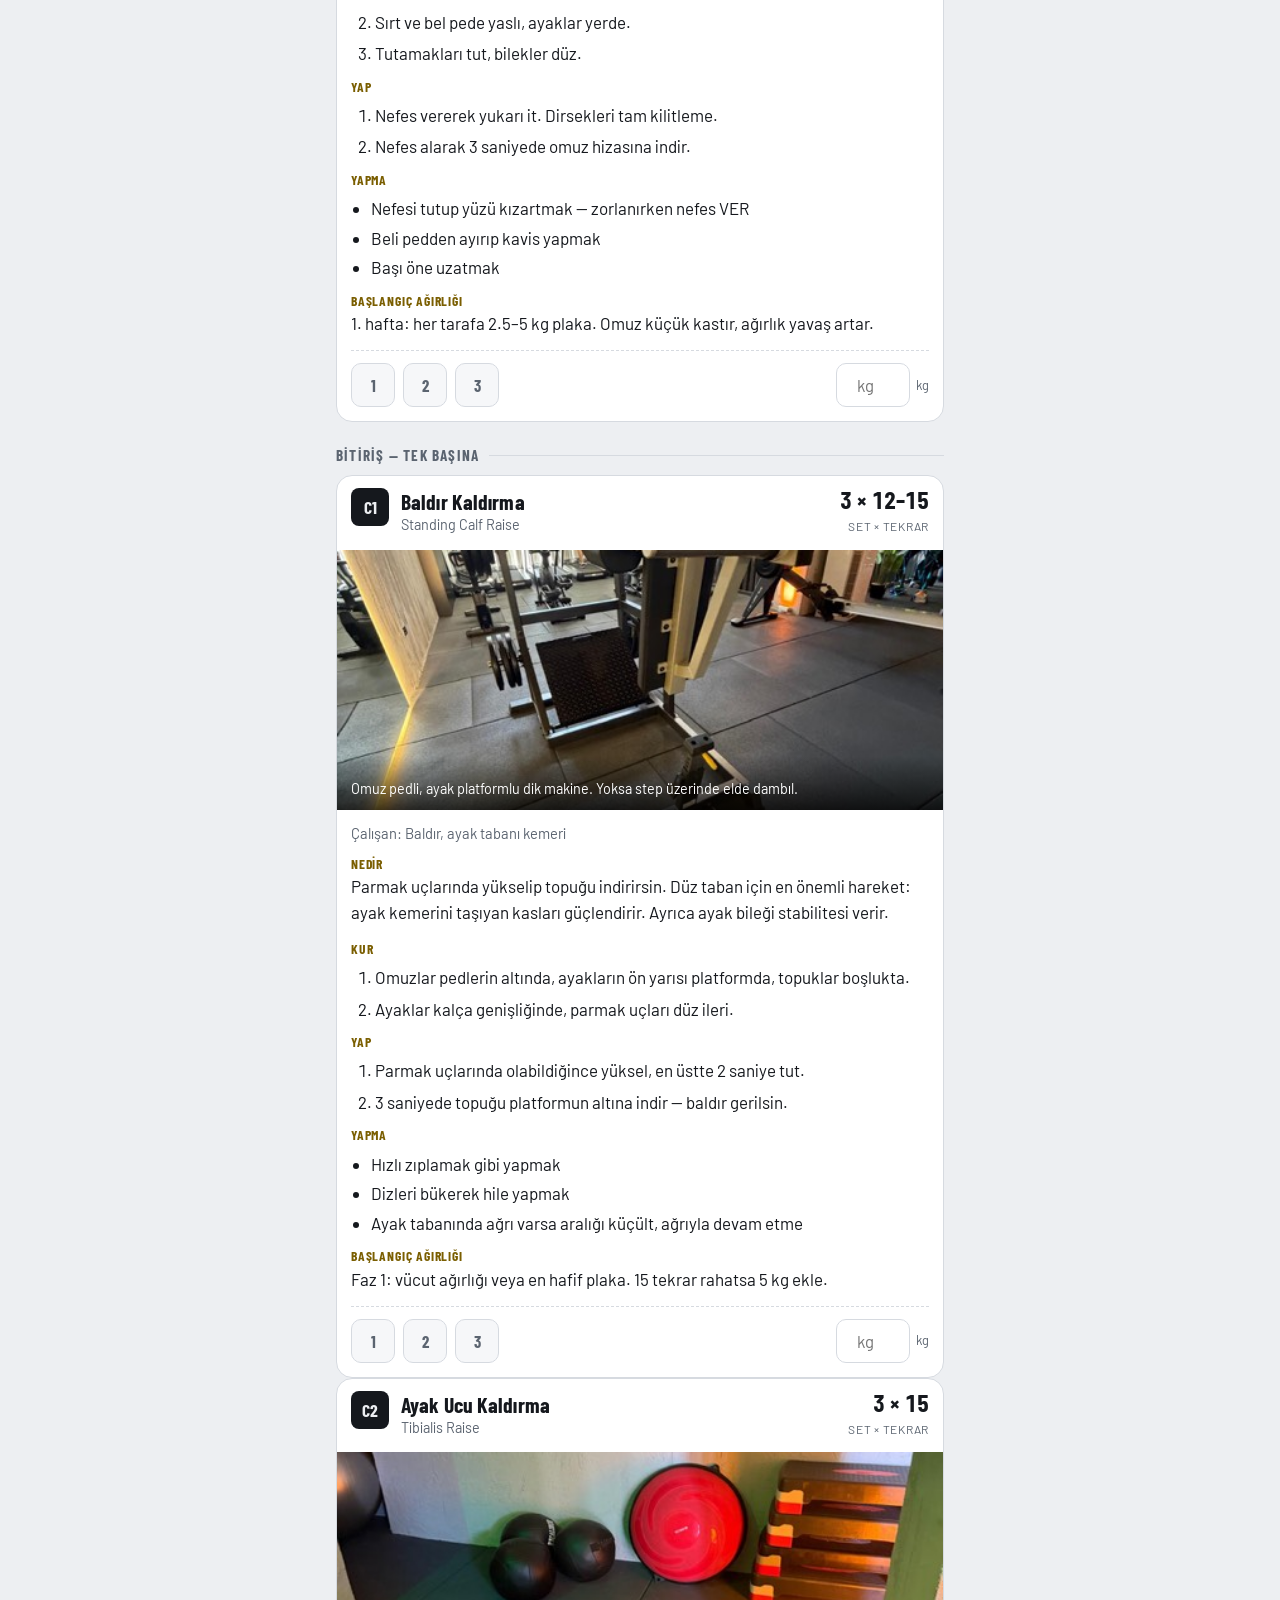
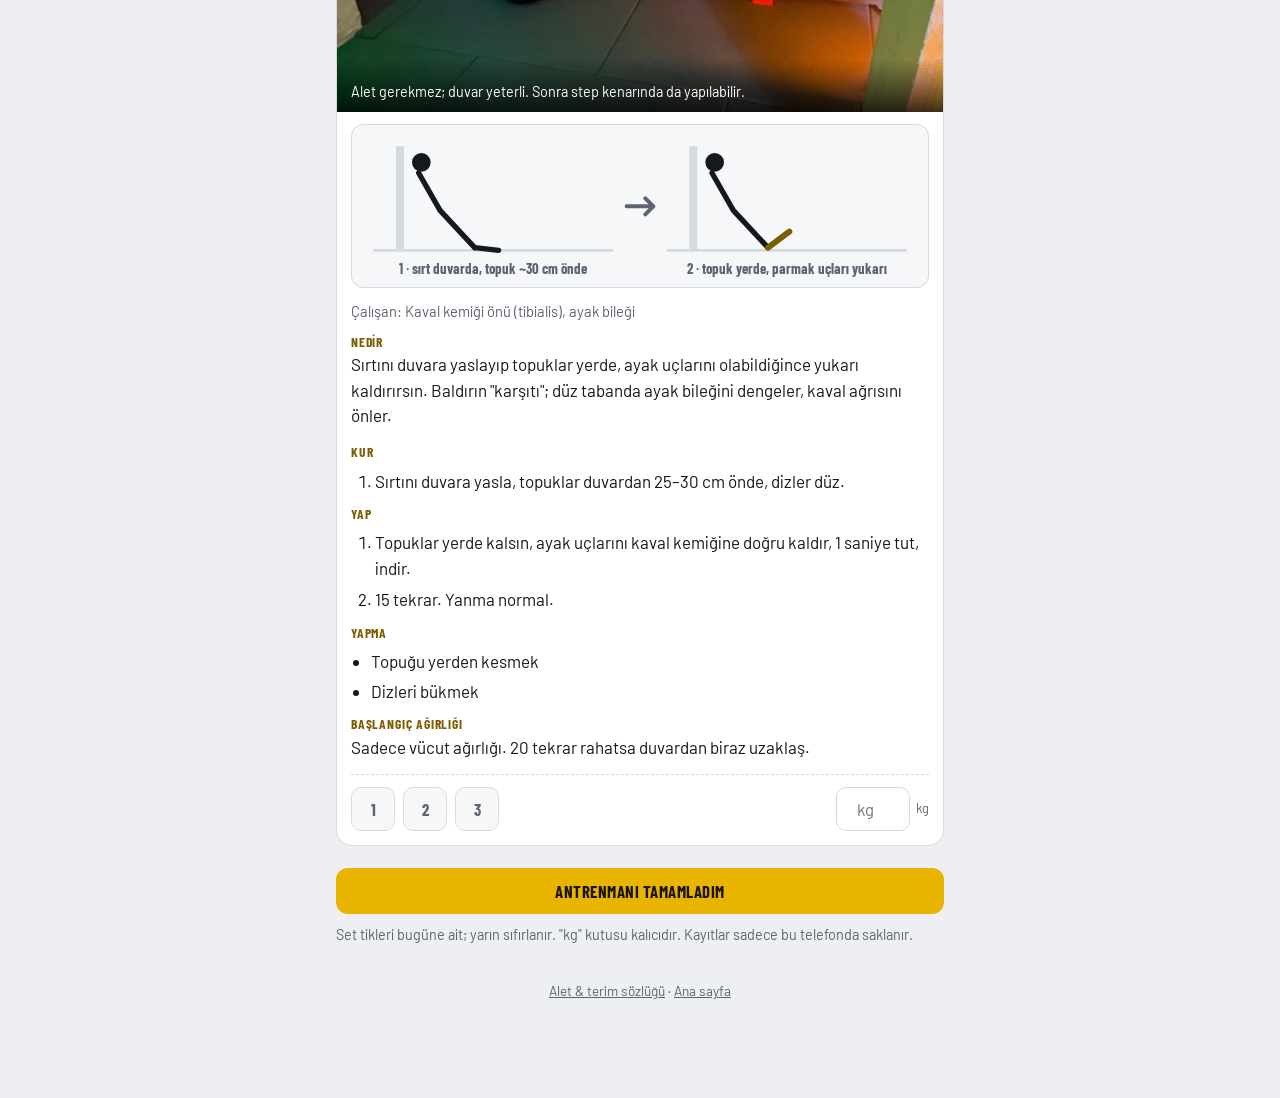
<file: docs/gun-b.html>
<!doctype html>
<html lang="tr">
<head>
<meta charset="utf-8">
<meta name="viewport" content="width=device-width, initial-scale=1, viewport-fit=cover">
<meta name="apple-mobile-web-app-capable" content="yes">
<meta name="theme-color" content="#EDEFF2">
<title>Gün B</title>
</head>
<body>
<link rel="preconnect" href="https://fonts.googleapis.com"><link rel="preconnect" href="https://fonts.gstatic.com" crossorigin>
<link rel="stylesheet" href="https://fonts.googleapis.com/css2?family=Barlow+Condensed:wght@600;700&family=Barlow:wght@400;500;600&display=swap">
<link rel="stylesheet" href="styles.css?v=1.5">
<script src="app.js?v=1.5"></script>
<script src="diagrams.js?v=1.5"></script>
<script src="exercises.js?v=1.5"></script>
<div class="wrap">
  <div class="top"><a class="back" href="index.html">‹ Ana sayfa</a><div class="title">Gün B — Ağırlık</div><span class="pill accent">30 dk</span></div>
  <section class="hero">
    <div class="eyebrow" id="ctx">Hafta —</div>
    <h1>Gün B</h1>
    <p class="muted">Sırt kaldırma (kalça menteşesi) · Kanat · Ön bacak · Omuz · Baldır ve ayak (düz taban için). Yine süperset mantığı.</p>
    <div class="tabs" id="tabs" role="tablist">
      <button role="tab" data-p="1">Faz 1<span class="sub">Hafta 1–4</span></button>
      <button role="tab" data-p="2">Faz 2<span class="sub">Hafta 5–8</span></button>
      <button role="tab" data-p="3">Faz 3<span class="sub">Hafta 9–12</span></button>
    </div>
    <p class="note" id="phase-note" style="margin-top:10px"></p>
  </section>

  <h2>Akış</h2>
  <div class="timeline">
    <div><b>Isınma</b> <span class="t">0–4 dk</span><br><span class="small">3 dk kürek veya eliptik. Sonra 10 kol çevirme, 10 kalça çevirme, 10 "iyi sabahlar" (eller ensede, gövdeyi kalçadan öne eğ).</span></div>
    <div class="hot"><b>Süperset 1</b> <span class="t">4–13 dk</span><br><span class="small">A1 → A2 → 60–75 sn dinlen.</span></div>
    <div class="hot"><b>Süperset 2</b> <span class="t">13–22 dk</span><br><span class="small">B1 → B2 → dinlen.</span></div>
    <div class="hot"><b>Bitiriş</b> <span class="t">22–28 dk</span><br><span class="small">C1 baldır → C2 ayak ucu, arka arkaya, 30 sn dinlen.</span></div>
    <div><b>Soğuma</b> <span class="t">28–30 dk</span><br><span class="small">Arka bacak ve baldır esnetme, 30'ar sn.</span></div>
  </div>
  <p class="note warn" style="margin-top:12px"><b>Bel uyarısı:</b> Sırt kaldırma ve RDL'de keskin, bacağa yayılan bir ağrı hissedersen o gün bu hareketi bırak. Kas yorgunluğu (yanma) normal, keskin ağrı değil.</p>

  <div id="plan"></div>

  <div class="done-bar"><button class="btn primary block" id="done">Antrenmanı tamamladım</button></div>
  <p class="small muted" style="margin-top:10px">Set tikleri bugüne ait; yarın sıfırlanır. "kg" kutusu kalıcıdır. Kayıtlar sadece bu telefonda saklanır.</p>
  <footer><a href="sozluk.html">Alet & terim sözlüğü</a> · <a href="index.html">Ana sayfa</a></footer>
</div>
<script>renderDay('B'); SP.restBar(); document.addEventListener('touchstart', SP.unlockAudio, {once:true}); document.addEventListener('click', SP.unlockAudio, {once:true});</script>
</body>
</html>
</file>
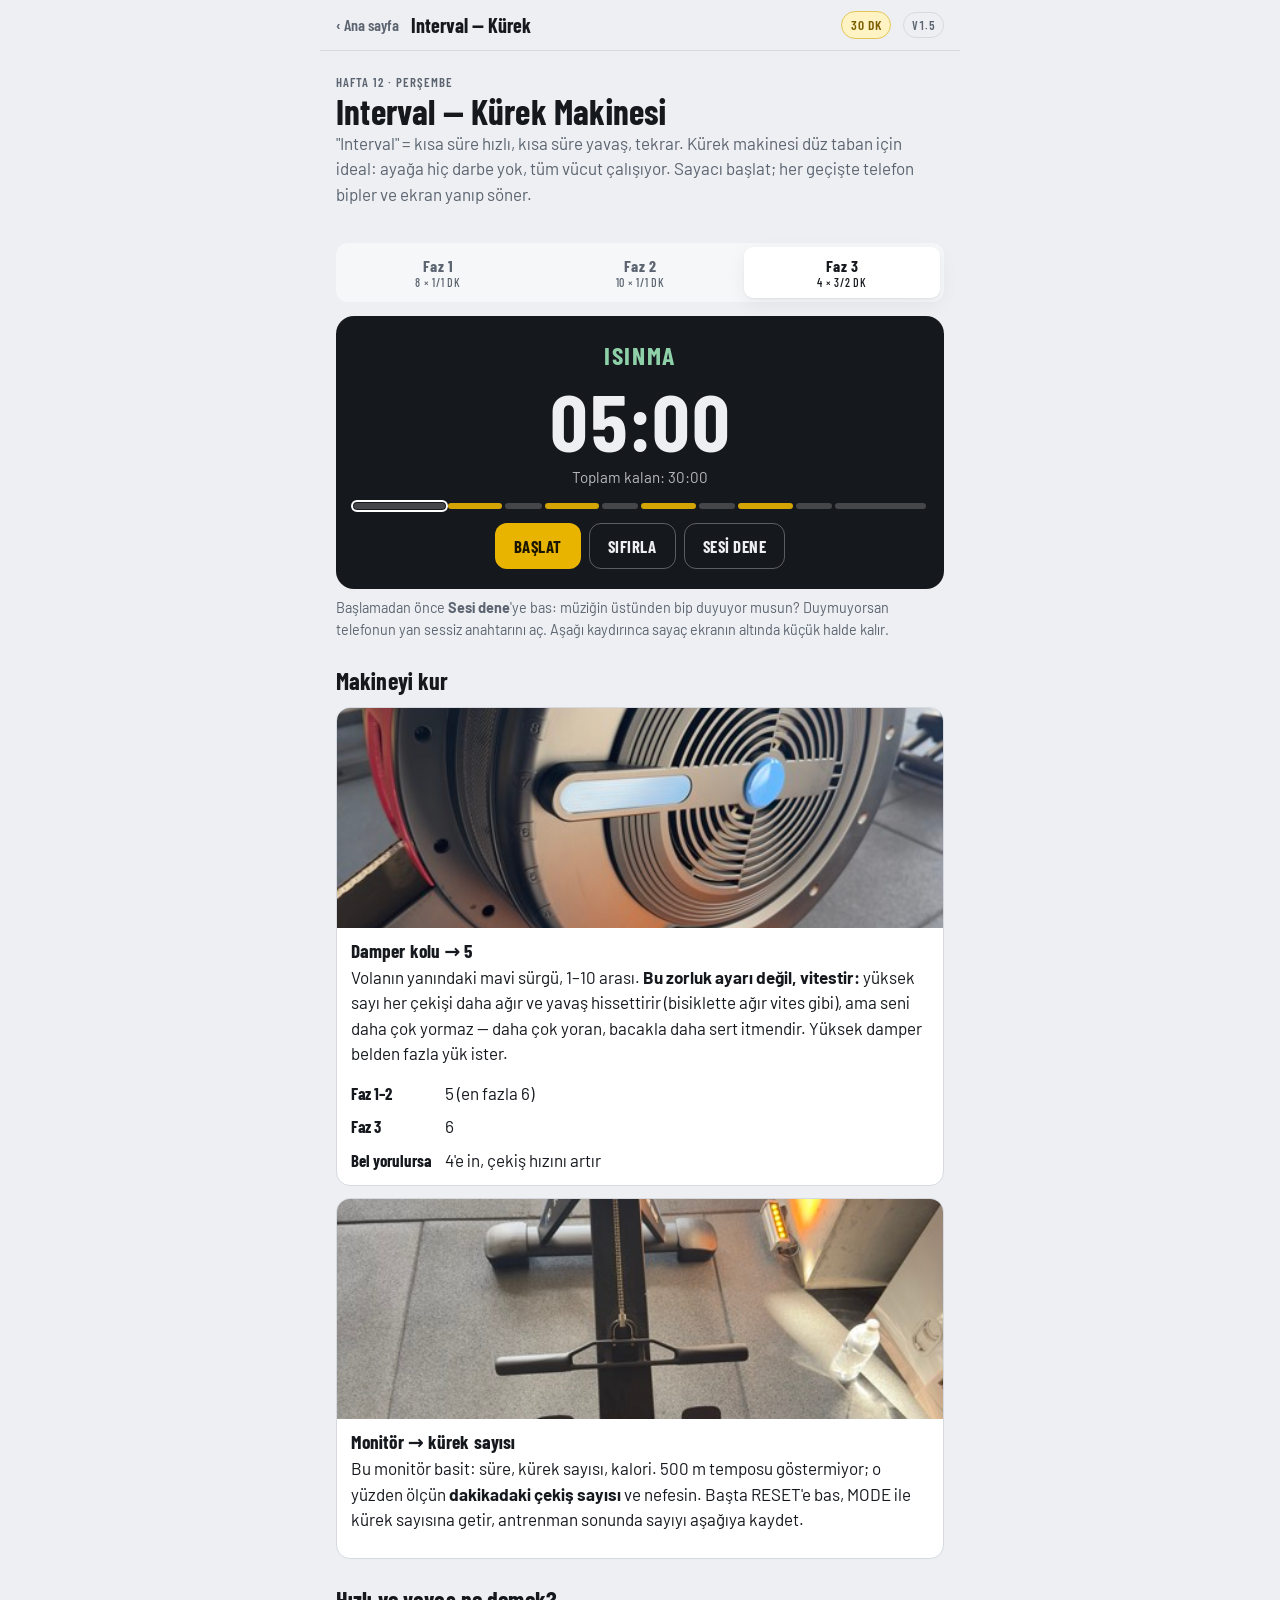
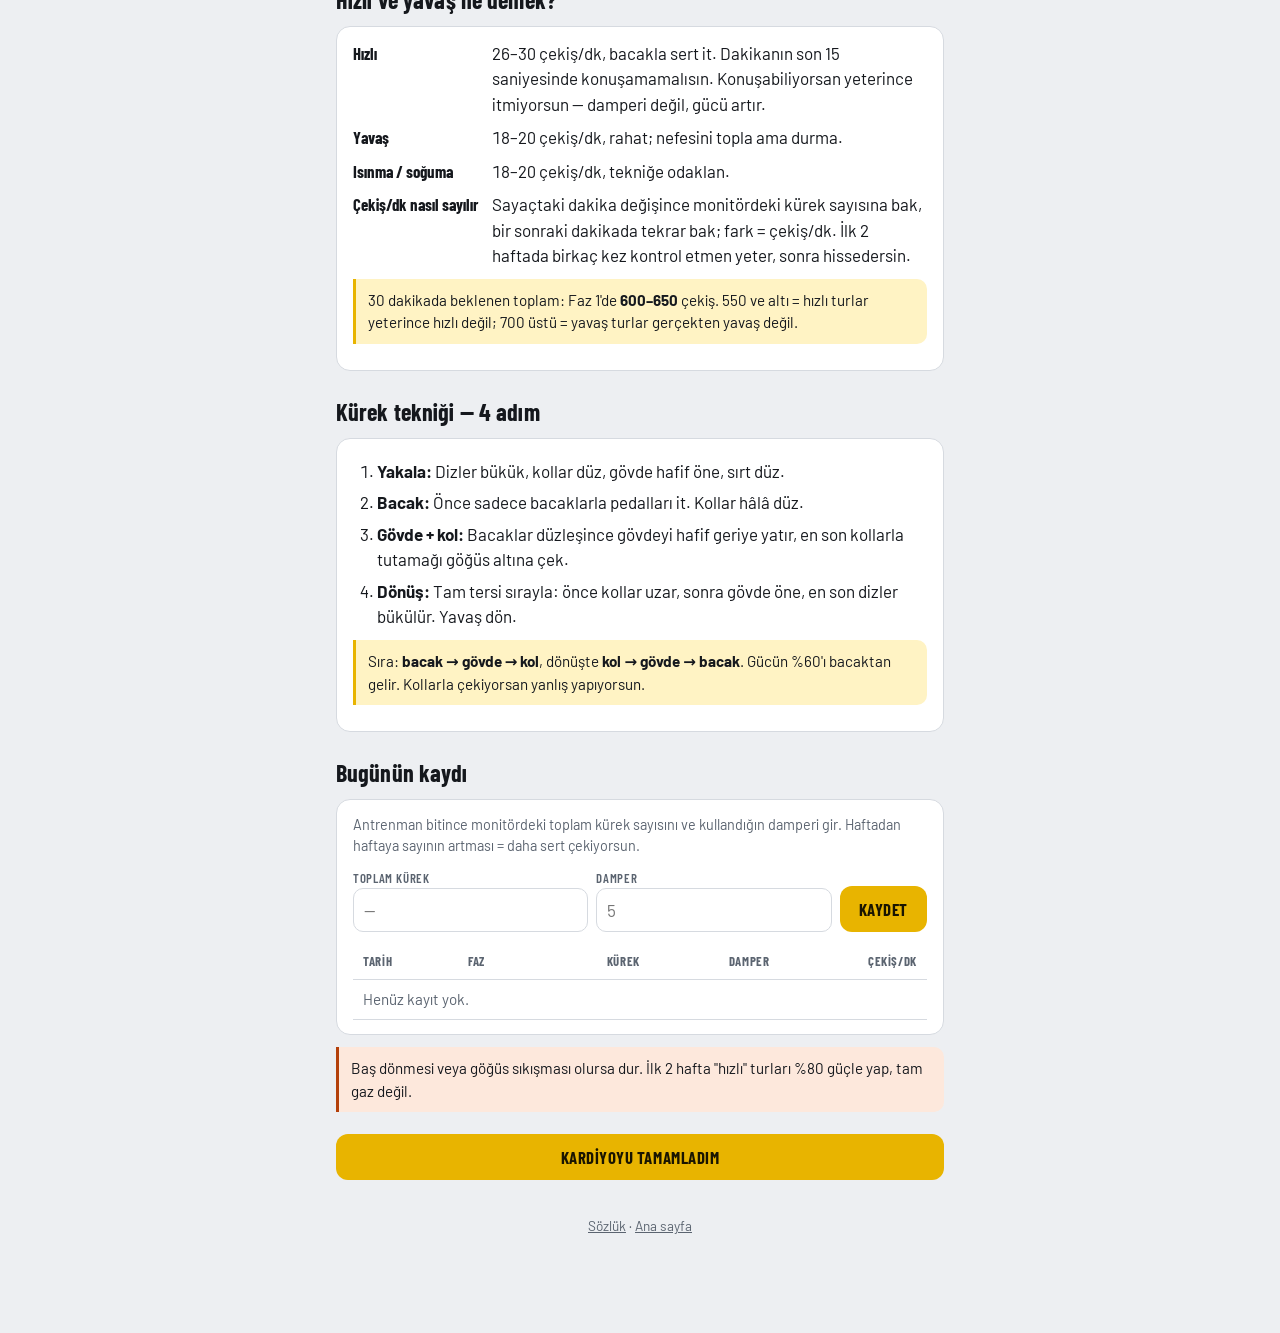
<file: docs/interval.html>
<!doctype html>
<html lang="tr">
<head>
<meta charset="utf-8">
<meta name="viewport" content="width=device-width, initial-scale=1, viewport-fit=cover">
<meta name="apple-mobile-web-app-capable" content="yes">
<meta name="theme-color" content="#EDEFF2">
<title>Interval Kardiyo</title>
</head>
<body>
<link rel="preconnect" href="https://fonts.googleapis.com"><link rel="preconnect" href="https://fonts.gstatic.com" crossorigin>
<link rel="stylesheet" href="https://fonts.googleapis.com/css2?family=Barlow+Condensed:wght@600;700&family=Barlow:wght@400;500;600&display=swap">
<link rel="stylesheet" href="styles.css?v=1.5">
<script src="app.js?v=1.5"></script>
<div class="wrap">
  <div class="top"><a class="back" href="index.html">‹ Ana sayfa</a><div class="title">Interval — Kürek</div><span class="pill accent">30 dk</span></div>
  <section class="hero">
    <div class="eyebrow" id="ctx">Perşembe</div>
    <h1>Interval — Kürek Makinesi</h1>
    <p class="muted">"Interval" = kısa süre hızlı, kısa süre yavaş, tekrar. Kürek makinesi düz taban için ideal: ayağa hiç darbe yok, tüm vücut çalışıyor. Sayacı başlat; her geçişte telefon bipler ve ekran yanıp söner.</p>
  </section>

  <div class="tabs" id="tabs" role="tablist">
    <button role="tab" data-p="1">Faz 1<span class="sub">8 × 1/1 dk</span></button>
    <button role="tab" data-p="2">Faz 2<span class="sub">10 × 1/1 dk</span></button>
    <button role="tab" data-p="3">Faz 3<span class="sub">4 × 3/2 dk</span></button>
  </div>

  <div class="bigtimer" id="tm">
    <div class="stage" id="stage">Hazır</div>
    <div class="clock num" id="clock">30:00</div>
    <div class="sub" id="sub"></div>
    <div class="segs" id="segs"></div>
    <div class="ctl"><button class="btn primary" id="go">Başlat</button><button class="btn" id="reset">Sıfırla</button><button class="btn" id="test">Sesi dene</button></div>
  </div>
  <p class="small muted" style="margin-top:8px">Başlamadan önce <b>Sesi dene</b>'ye bas: müziğin üstünden bip duyuyor musun? Duymuyorsan telefonun yan sessiz anahtarını aç. Aşağı kaydırınca sayaç ekranın altında küçük halde kalır.</p>

  <h2>Makineyi kur</h2>
  <div class="stack">
    <div class="term"><img src="img/kurek-damper.jpg" alt="Damper kolu 1–10" loading="lazy"><div class="b"><h3>Damper kolu → 5</h3>
      <p>Volanın yanındaki mavi sürgü, 1–10 arası. <b>Bu zorluk ayarı değil, vitestir:</b> yüksek sayı her çekişi daha ağır ve yavaş hissettirir (bisiklette ağır vites gibi), ama seni daha çok yormaz — daha çok yoran, bacakla daha sert itmendir. Yüksek damper belden fazla yük ister.</p>
      <dl class="dl"><dt>Faz 1–2</dt><dd><span class="num">5</span> (en fazla 6)</dd><dt>Faz 3</dt><dd><span class="num">6</span></dd><dt>Bel yorulursa</dt><dd>4'e in, çekiş hızını artır</dd></dl></div></div>
    <div class="term"><img src="img/kurek-monitor.jpg" alt="Kürek monitörü" loading="lazy"><div class="b"><h3>Monitör → kürek sayısı</h3>
      <p>Bu monitör basit: süre, kürek sayısı, kalori. 500 m temposu göstermiyor; o yüzden ölçün <b>dakikadaki çekiş sayısı</b> ve nefesin. Başta RESET'e bas, MODE ile kürek sayısına getir, antrenman sonunda sayıyı aşağıya kaydet.</p></div></div>
  </div>

  <h2>Hızlı ve yavaş ne demek?</h2>
  <div class="card">
    <dl class="dl">
      <dt>Hızlı</dt><dd><span class="num">26–30</span> çekiş/dk, bacakla sert it. Dakikanın son 15 saniyesinde konuşamamalısın. Konuşabiliyorsan yeterince itmiyorsun — damperi değil, gücü artır.</dd>
      <dt>Yavaş</dt><dd><span class="num">18–20</span> çekiş/dk, rahat; nefesini topla ama durma.</dd>
      <dt>Isınma / soğuma</dt><dd><span class="num">18–20</span> çekiş/dk, tekniğe odaklan.</dd>
      <dt>Çekiş/dk nasıl sayılır</dt><dd>Sayaçtaki dakika değişince monitördeki kürek sayısına bak, bir sonraki dakikada tekrar bak; fark = çekiş/dk. İlk 2 haftada birkaç kez kontrol etmen yeter, sonra hissedersin.</dd>
    </dl>
    <p class="note" style="margin-top:10px">30 dakikada beklenen toplam: Faz 1'de <b>600–650</b> çekiş. 550 ve altı = hızlı turlar yeterince hızlı değil; 700 üstü = yavaş turlar gerçekten yavaş değil.</p>
  </div>

  <h2>Kürek tekniği — 4 adım</h2>
  <div class="card">
    <ol class="steps">
      <li><b>Yakala:</b> Dizler bükük, kollar düz, gövde hafif öne, sırt düz.</li>
      <li><b>Bacak:</b> Önce sadece bacaklarla pedalları it. Kollar hâlâ düz.</li>
      <li><b>Gövde + kol:</b> Bacaklar düzleşince gövdeyi hafif geriye yatır, en son kollarla tutamağı göğüs altına çek.</li>
      <li><b>Dönüş:</b> Tam tersi sırayla: önce kollar uzar, sonra gövde öne, en son dizler bükülür. Yavaş dön.</li>
    </ol>
    <p class="note" style="margin-top:10px">Sıra: <b>bacak → gövde → kol</b>, dönüşte <b>kol → gövde → bacak</b>. Gücün %60'ı bacaktan gelir. Kollarla çekiyorsan yanlış yapıyorsun.</p>
  </div>

  <h2>Bugünün kaydı</h2>
  <div class="card">
    <p class="small muted">Antrenman bitince monitördeki toplam kürek sayısını ve kullandığın damperi gir. Haftadan haftaya sayının artması = daha sert çekiyorsun.</p>
    <div class="log">
      <div><label for="l-s">Toplam kürek</label><input type="number" inputmode="numeric" id="l-s" placeholder="—"></div>
      <div><label for="l-d">Damper</label><input type="number" inputmode="numeric" id="l-d" placeholder="5" min="1" max="10"></div>
      <button class="btn primary" id="l-add">Kaydet</button>
    </div>
    <div class="tbl" style="margin-top:12px"><table id="l-tbl"><thead><tr><th>Tarih</th><th>Faz</th><th class="num">Kürek</th><th class="num">Damper</th><th class="num">Çekiş/dk</th></tr></thead><tbody></tbody></table></div>
  </div>

  <p class="note warn" style="margin-top:12px">Baş dönmesi veya göğüs sıkışması olursa dur. İlk 2 hafta "hızlı" turları %80 güçle yap, tam gaz değil.</p>

  <div class="done-bar"><button class="btn primary block" id="done">Kardiyoyu tamamladım</button></div>
  <footer><a href="sozluk.html">Sözlük</a> · <a href="index.html">Ana sayfa</a></footer>
</div>
<script>
(function(){
  var cfg={1:{n:8,f:60,e:60},2:{n:10,f:60,e:60},3:{n:4,f:180,e:120}};
  var stages=[], total=0, left=0, run=null, last=-1, curP=1;
  var clock=document.getElementById('clock'), stage=document.getElementById('stage'), sub=document.getElementById('sub'), segs=document.getElementById('segs'), go=document.getElementById('go');
  var mini = SP.miniBar(document.getElementById('tm'), toggle);
  function build(p){ curP=p; var c=cfg[p]; stages=[{n:'Isınma',s:300,c:'easy'}]; for(var i=1;i<=c.n;i++){ stages.push({n:'HIZLI '+i+'/'+c.n,s:c.f,c:'fast'}); stages.push({n:'yavaş '+i+'/'+c.n,s:c.e,c:'easy'}); } stages.push({n:'Soğuma',s:300,c:'easy'});
    total=stages.reduce(function(a,b){return a+b.s},0); left=total; last=-1; segs.innerHTML=stages.map(function(s){return '<i class="'+s.c+'" style="flex:'+s.s+'"></i>'}).join(''); paint(); }
  function cur(){ var t=total-left, acc=0; for(var i=0;i<stages.length;i++){ acc+=stages[i].s; if(t<acc) return {i:i,left:acc-t}; } return {i:stages.length-1,left:0}; }
  function paint(){ var c=cur(); clock.textContent=SP.mmss(c.left); stage.textContent=stages[c.i].n; stage.className='stage '+stages[c.i].c; sub.textContent='Toplam kalan: '+SP.mmss(left);
    segs.querySelectorAll('i').forEach(function(el,i){ el.classList.toggle('cur',i===c.i); el.classList.toggle('done',i<c.i); });
    mini.set(stages[c.i].n, stages[c.i].c, SP.mmss(c.left), (total-left)/total*100, !!run);
    if(c.i!==last && last!==-1){ SP.beep(stages[c.i].c==='fast'?3:2); } last=c.i; if(left<=0){ stop(); stage.textContent='Bitti'; SP.beep(4);} }
  function tick(){ left=Math.max(0,left-1); paint(); }
  function stop(){ clearInterval(run); run=null; go.textContent='Başlat'; paint(); }
  function toggle(){ SP.unlockAudio(); if(run){ stop(); } else { run=setInterval(tick,1000); go.textContent='Duraklat'; paint(); } }
  go.addEventListener('click', toggle);
  document.getElementById('reset').addEventListener('click', function(){ stop(); left=total; last=-1; paint(); });
  document.getElementById('test').addEventListener('click', function(){ SP.unlockAudio(); SP.beep(3); });
  var st=SP.state(); var p = st.phase===0?1:Math.min(st.phase,3);
  var tabs=document.getElementById('tabs'); tabs.querySelectorAll('button').forEach(function(b){ b.addEventListener('click',function(){ stop(); tabs.querySelectorAll('button').forEach(function(x){x.setAttribute('aria-selected',x===b)}); build(+b.dataset.p); }); if(+b.dataset.p===p) b.setAttribute('aria-selected','true'); });
  build(p);
  document.getElementById('ctx').textContent=(st.phase===0?'Program henüz başlamadı':'Hafta '+st.week)+' · Perşembe';
  var done=document.getElementById('done'); if(SP.isDone(st.date)==='I'){done.textContent='Bugün tamamlandı ✓';done.classList.add('ghost');}
  done.addEventListener('click',function(){SP.markDone('I');done.textContent='Bugün tamamlandı ✓';done.classList.add('ghost');});
  /* kürek kaydı */
  var rows=SP.get('rowlog',[]), tb=document.querySelector('#l-tbl tbody');
  function paintLog(){ tb.innerHTML = rows.slice().reverse().map(function(r){ return '<tr><td>'+r.d+'</td><td>'+r.p+'</td><td class="num">'+r.s+'</td><td class="num">'+(r.dm||'—')+'</td><td class="num">'+Math.round(r.s/30)+'</td></tr>'; }).join('') || '<tr><td colspan="5" class="muted">Henüz kayıt yok.</td></tr>'; }
  document.getElementById('l-add').addEventListener('click', function(){ var s=parseInt(document.getElementById('l-s').value,10), d=parseInt(document.getElementById('l-d').value,10); if(!s) return;
    rows.push({d:new Date().toLocaleDateString('tr-TR',{day:'2-digit',month:'2-digit'}), p:'F'+curP, s:s, dm:d||null}); SP.set('rowlog',rows); paintLog(); document.getElementById('l-s').value=''; });
  paintLog();
})();
</script>
</body>
</html>
</file>
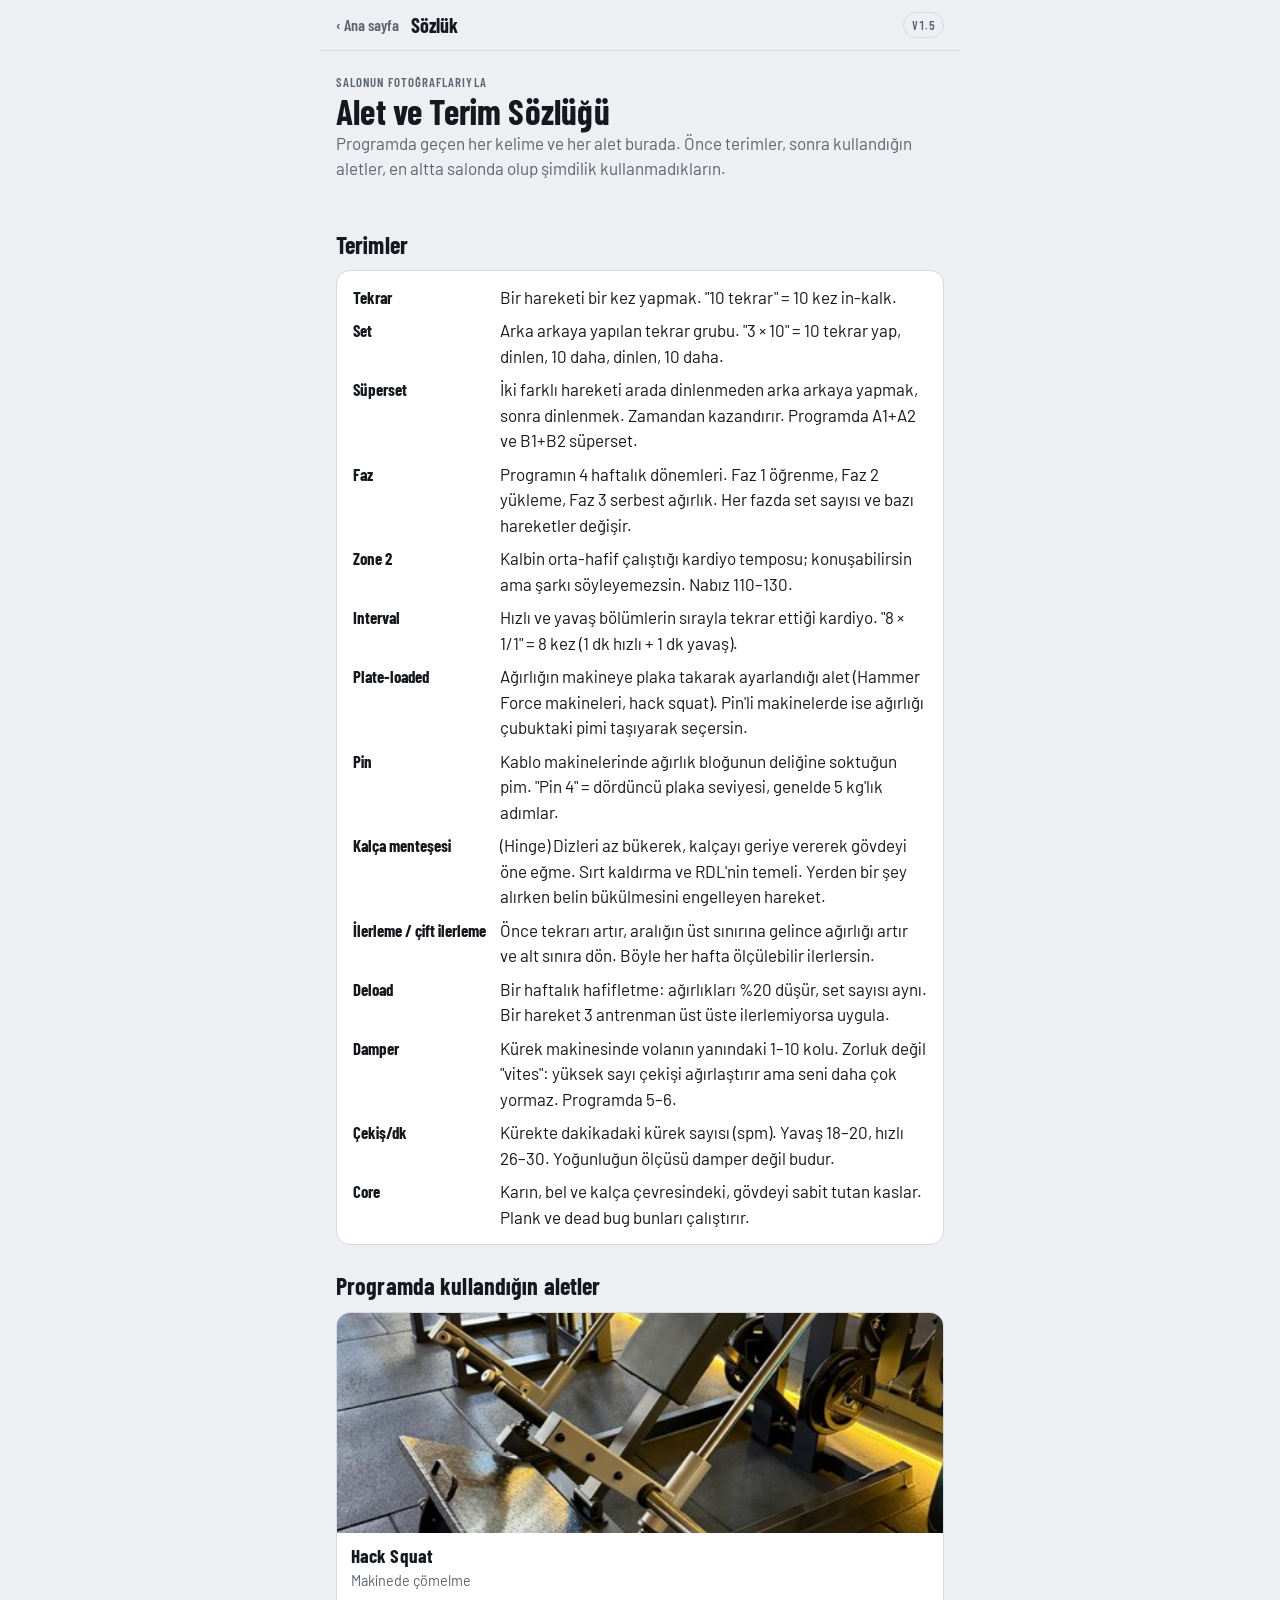
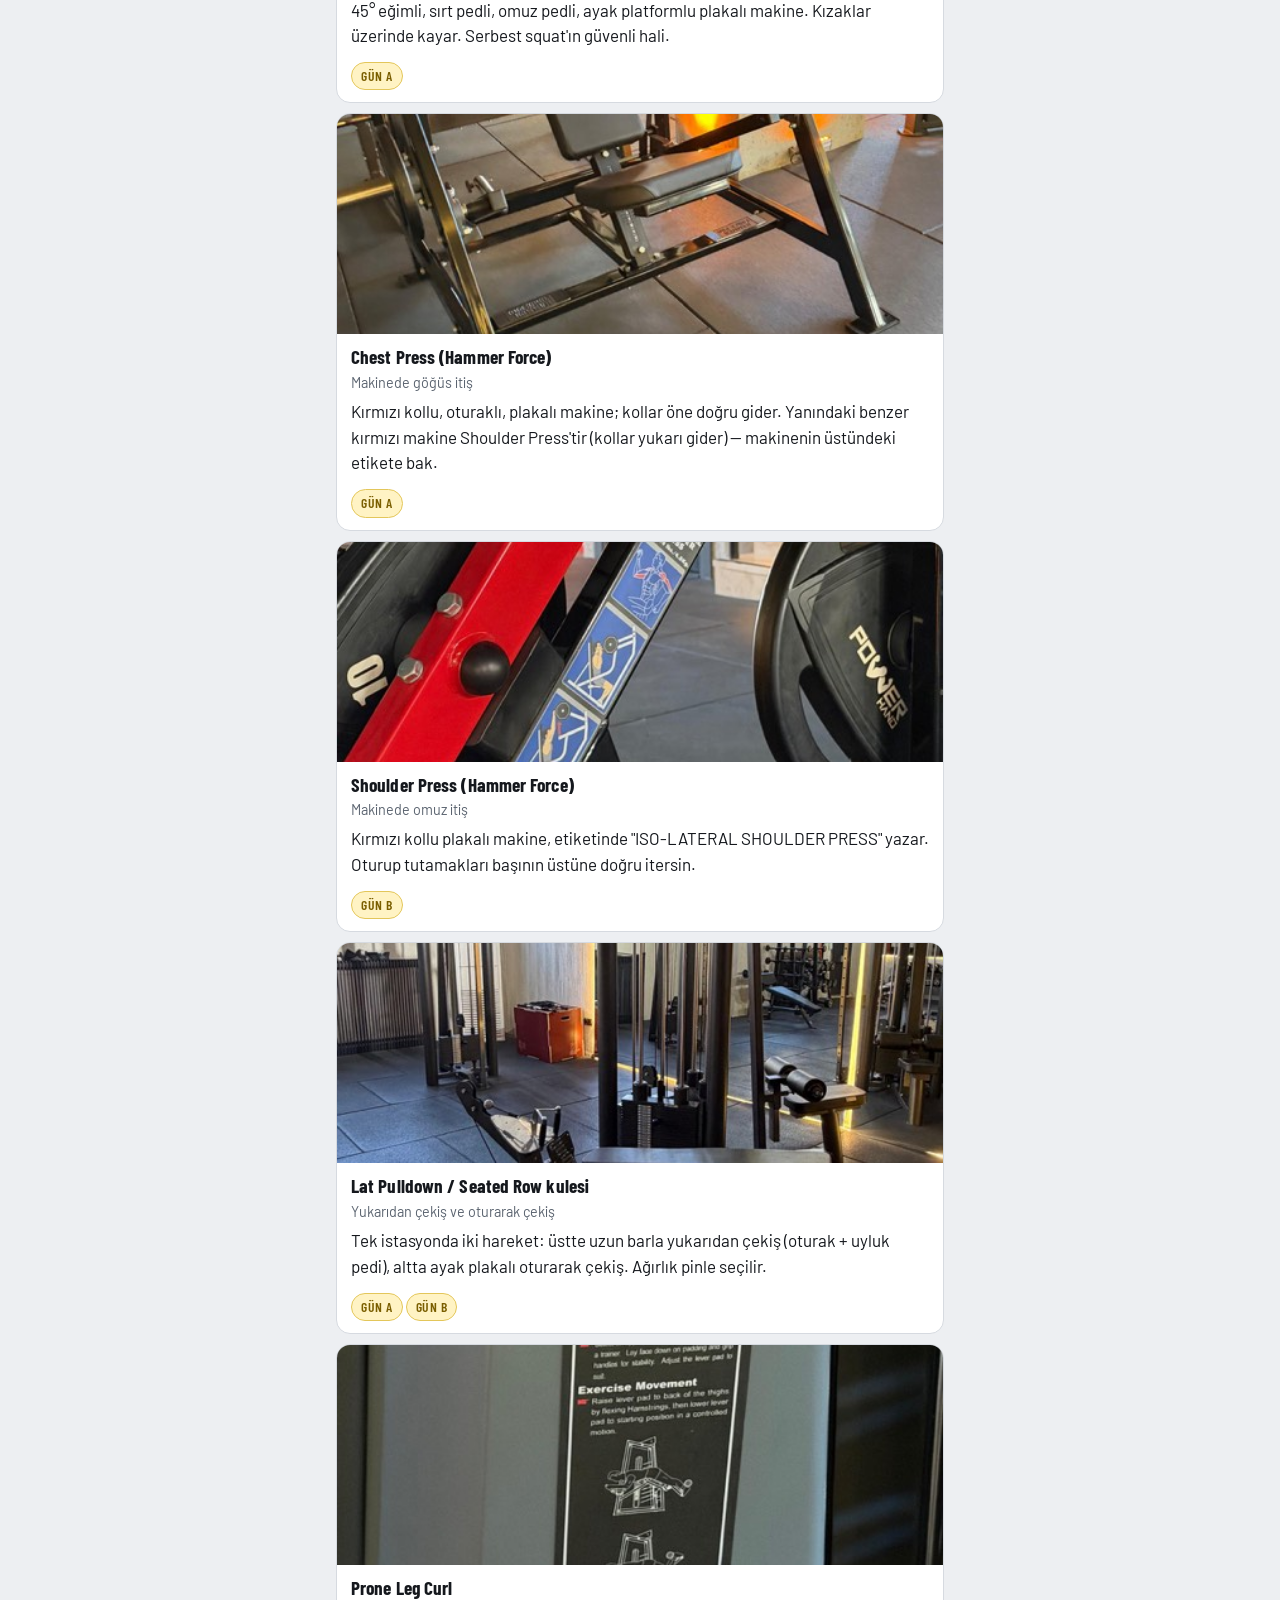
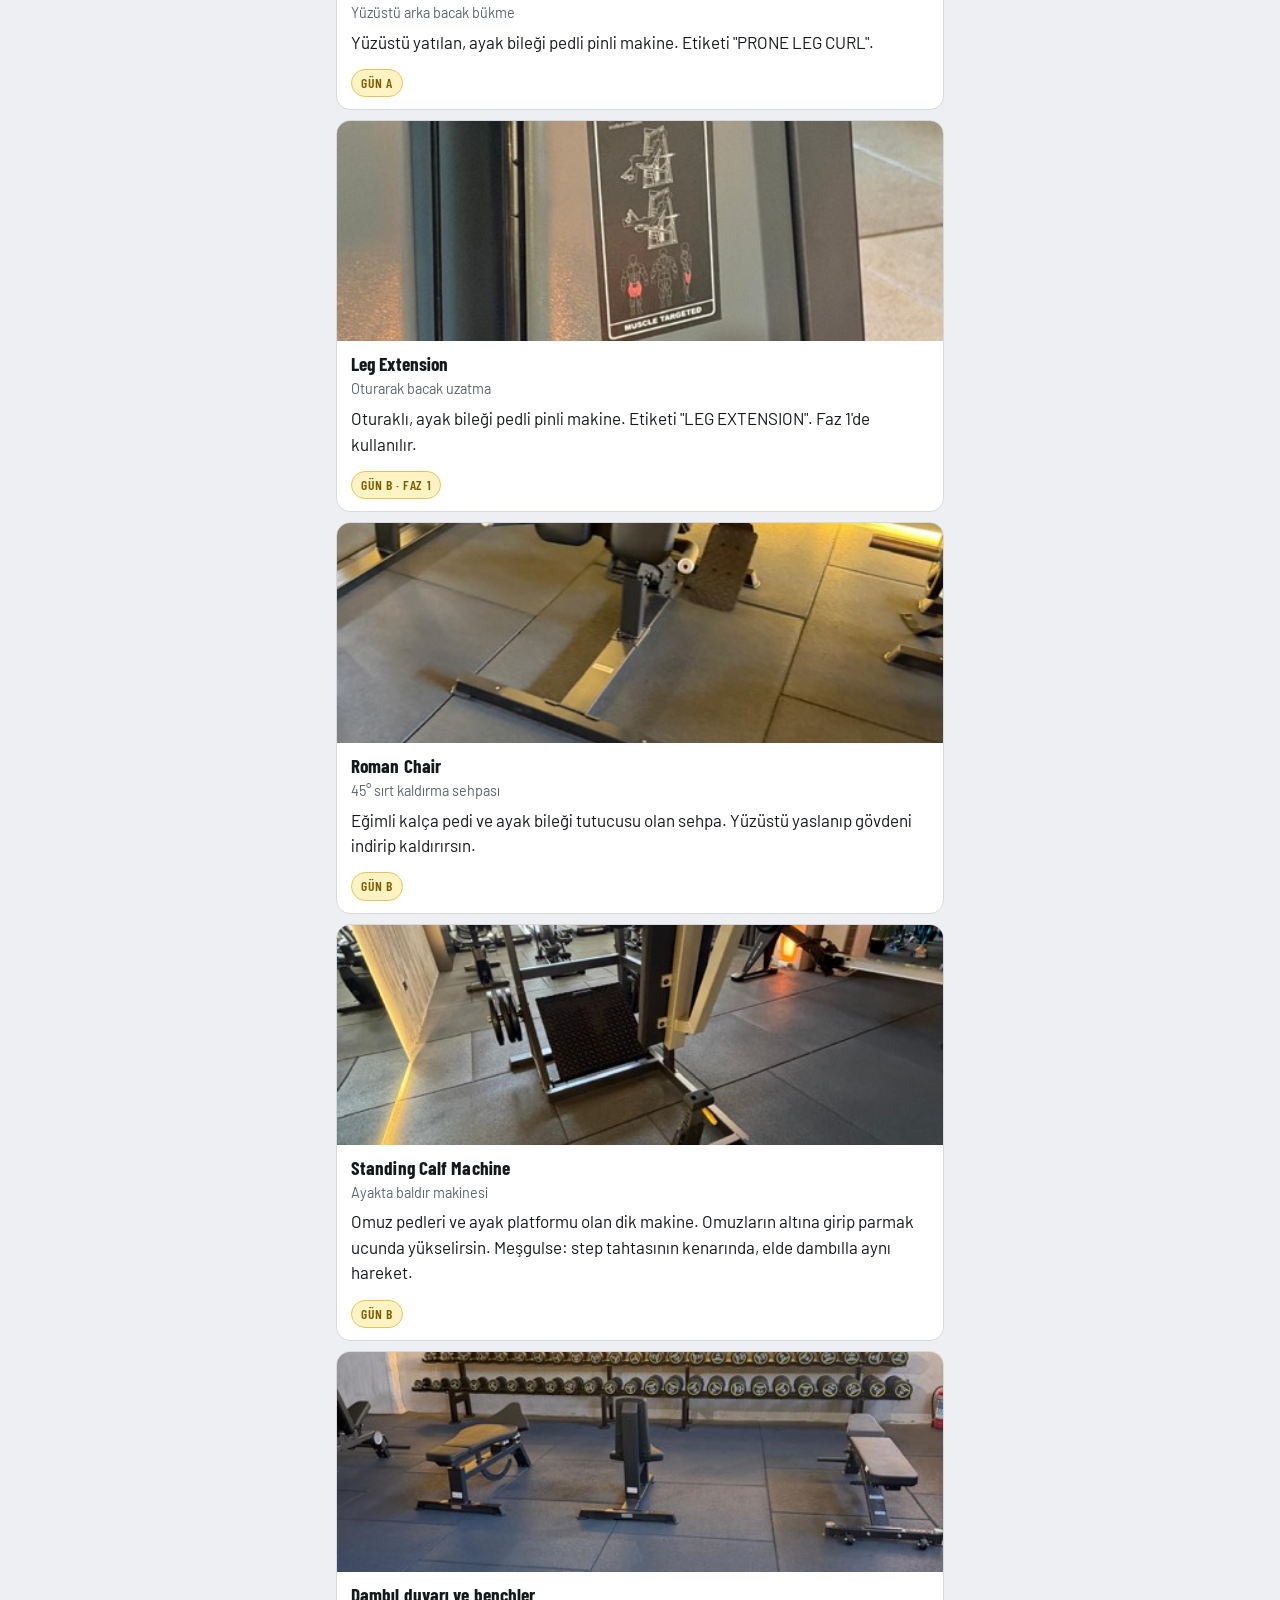
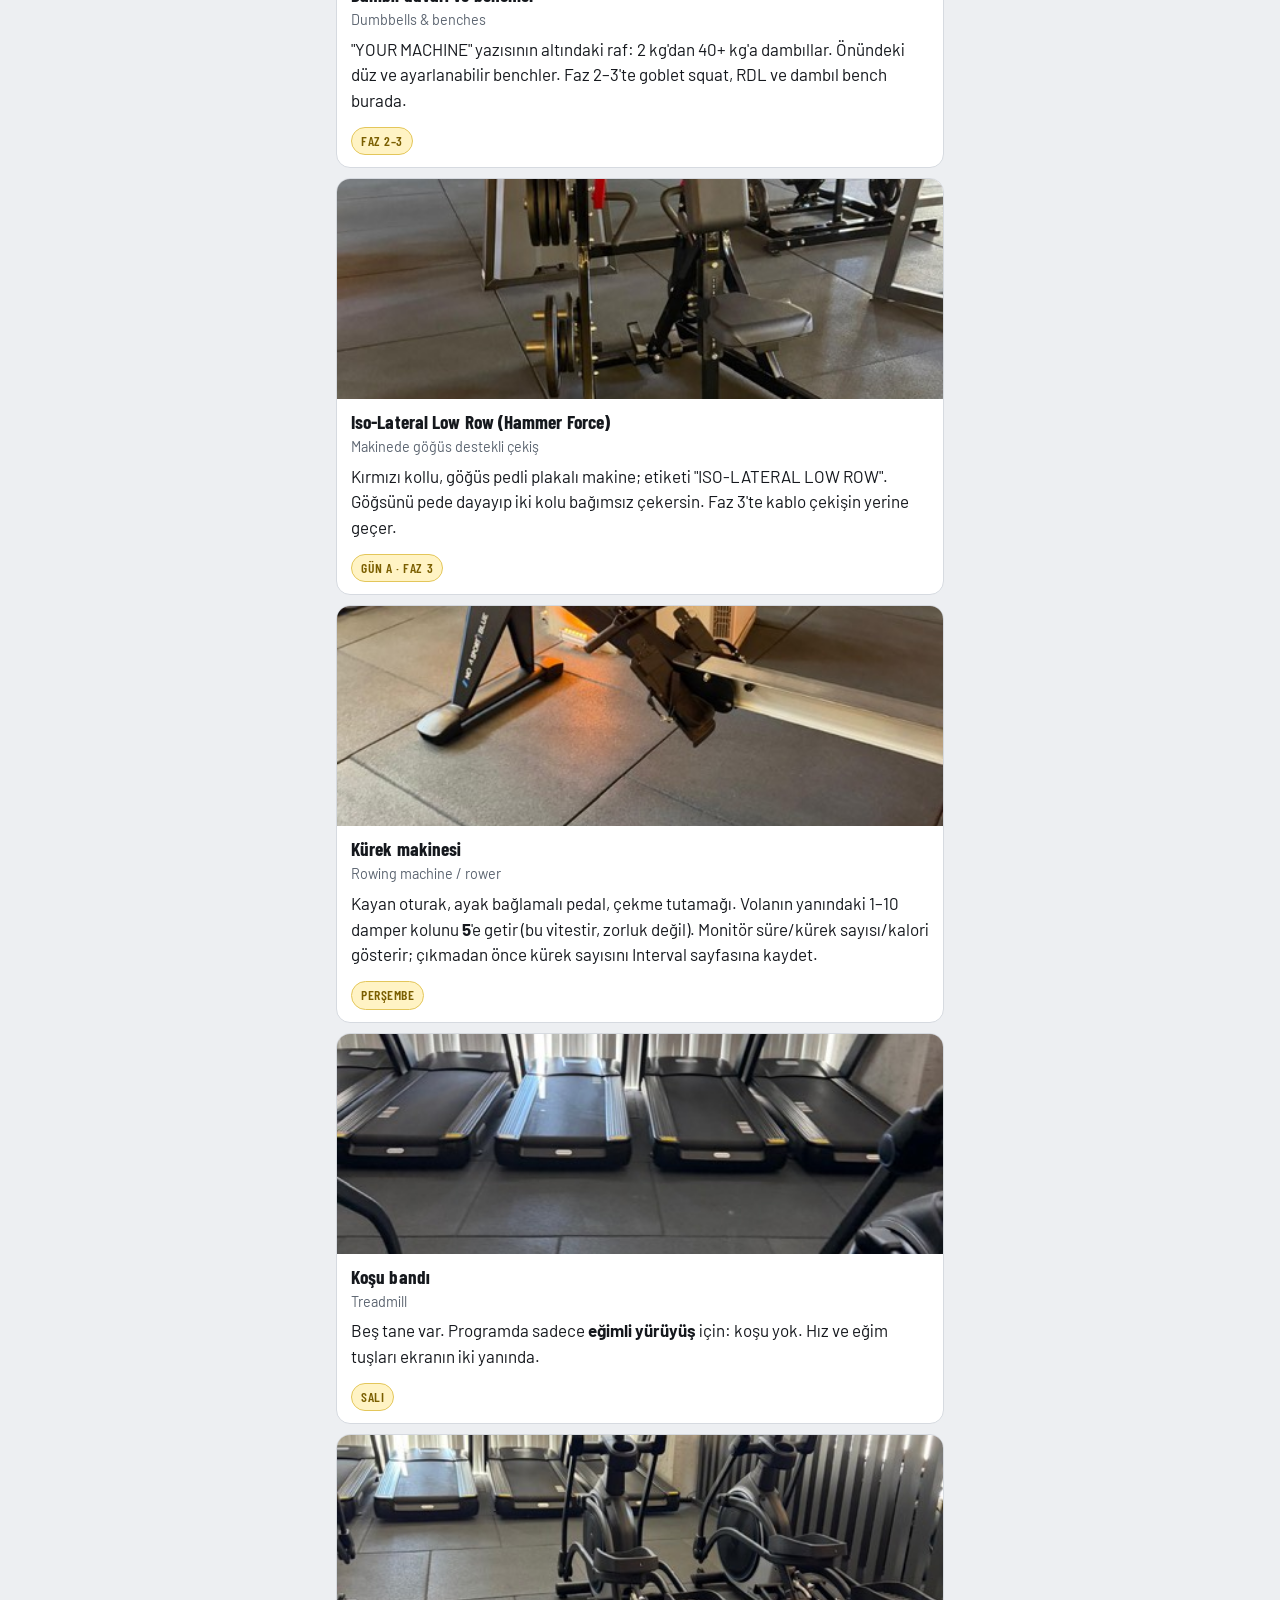
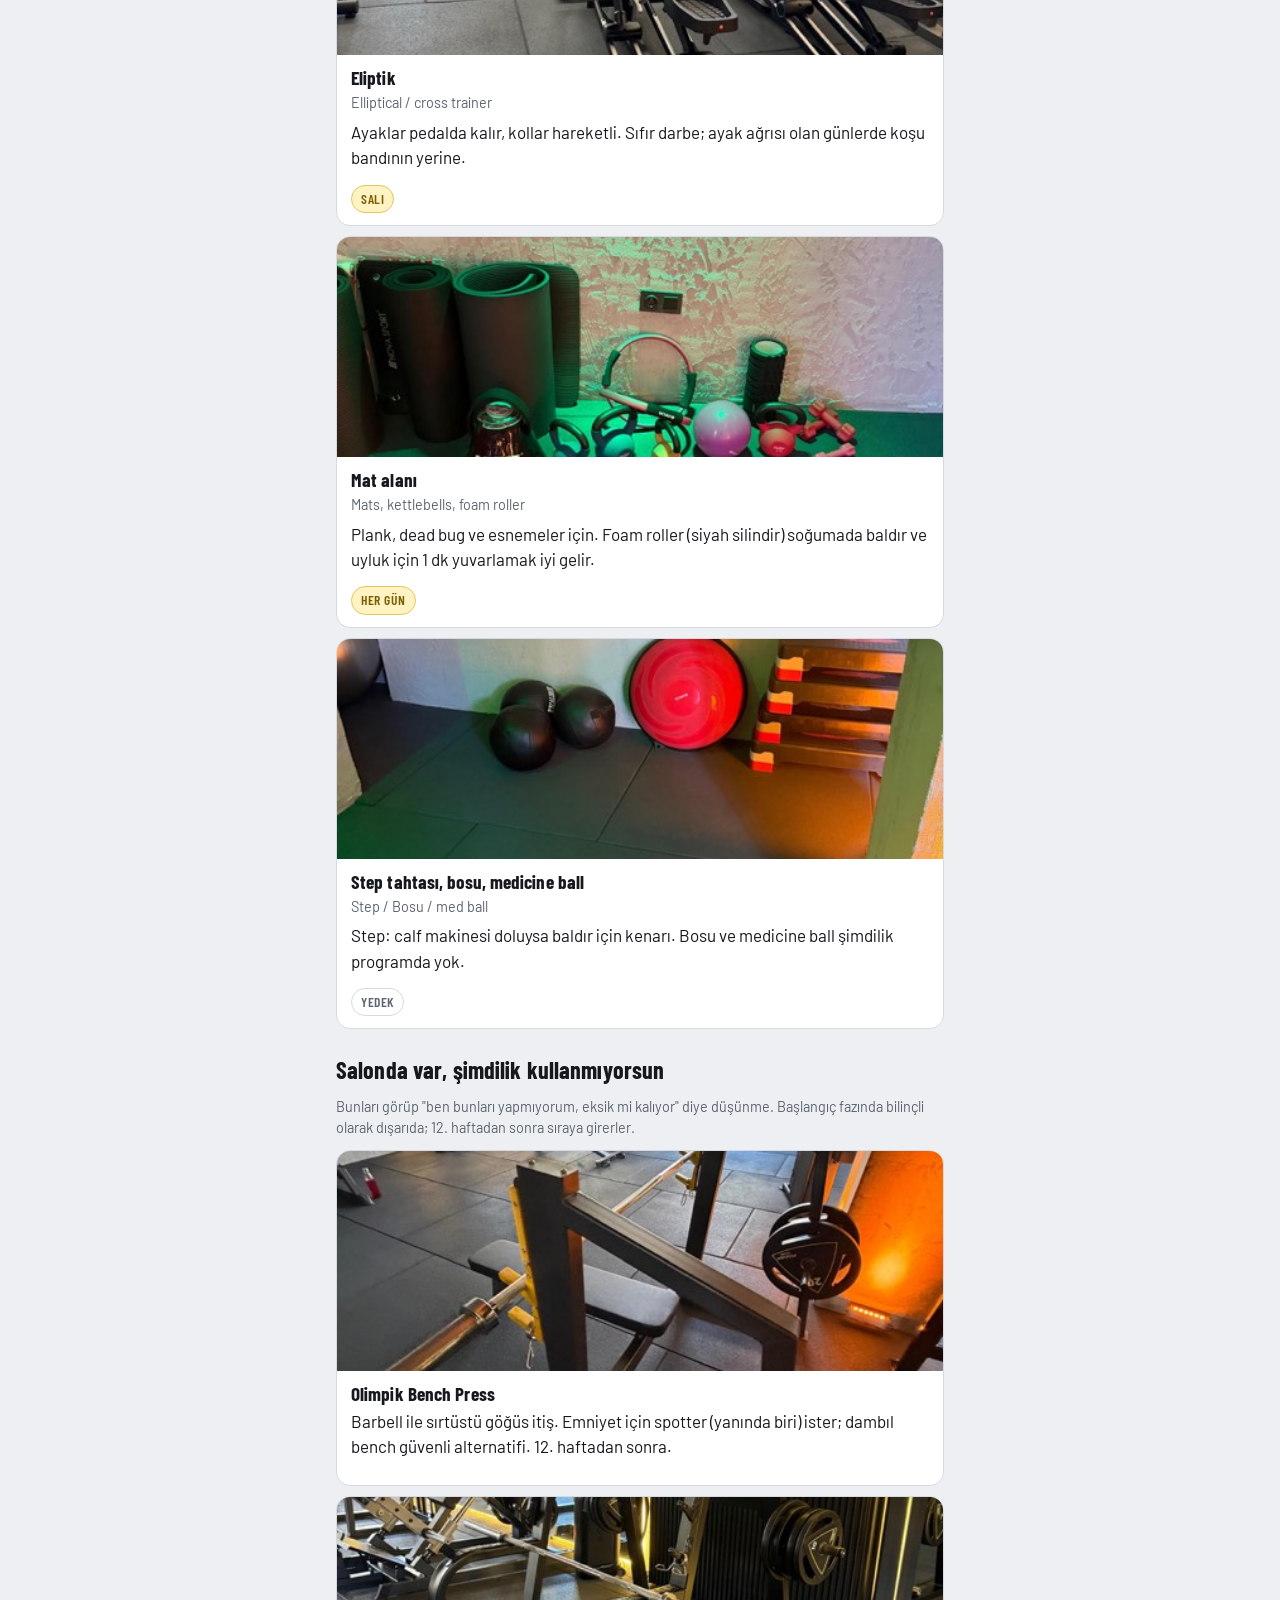
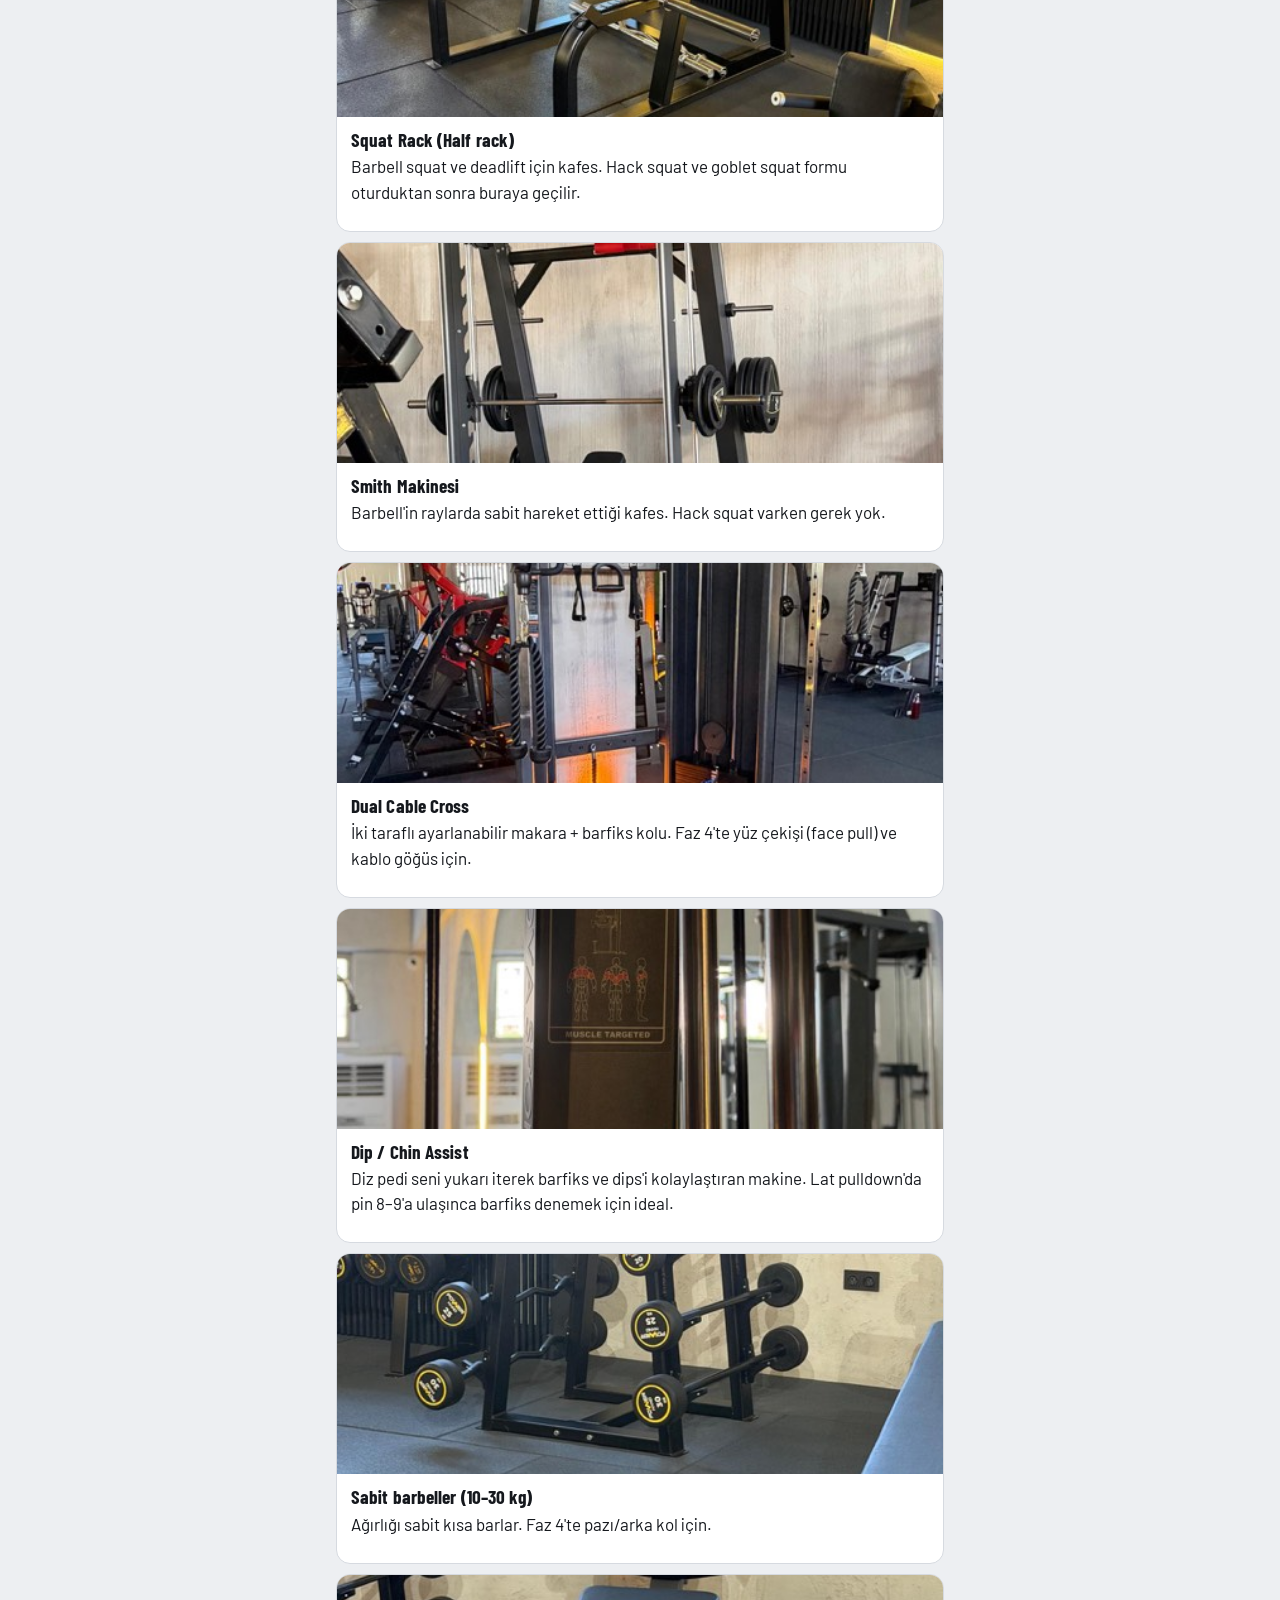
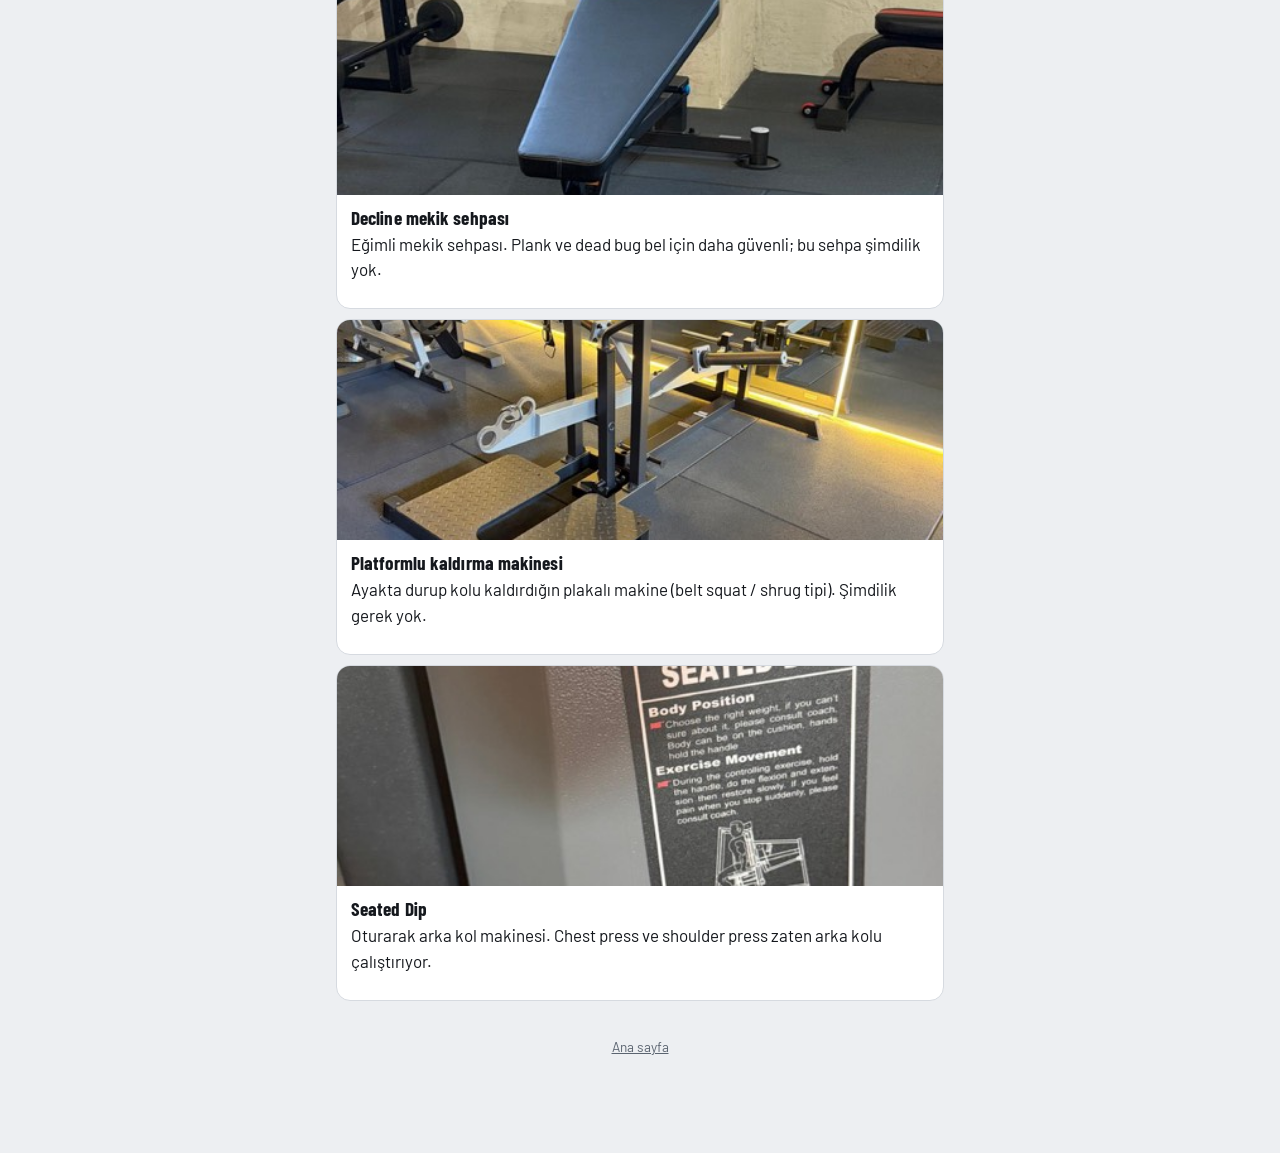
<file: docs/sozluk.html>
<!doctype html>
<html lang="tr">
<head>
<meta charset="utf-8">
<meta name="viewport" content="width=device-width, initial-scale=1, viewport-fit=cover">
<meta name="apple-mobile-web-app-capable" content="yes">
<meta name="theme-color" content="#EDEFF2">
<title>Alet ve Terim Sözlüğü</title>
</head>
<body>
<link rel="preconnect" href="https://fonts.googleapis.com"><link rel="preconnect" href="https://fonts.gstatic.com" crossorigin>
<link rel="stylesheet" href="https://fonts.googleapis.com/css2?family=Barlow+Condensed:wght@600;700&family=Barlow:wght@400;500;600&display=swap">
<link rel="stylesheet" href="styles.css?v=1.5">
<script src="app.js?v=1.5"></script>
<div class="wrap">
  <div class="top"><a class="back" href="index.html">‹ Ana sayfa</a><div class="title">Sözlük</div></div>
  <section class="hero">
    <div class="eyebrow">Salonun fotoğraflarıyla</div>
    <h1>Alet ve Terim Sözlüğü</h1>
    <p class="muted">Programda geçen her kelime ve her alet burada. Önce terimler, sonra kullandığın aletler, en altta salonda olup şimdilik kullanmadıkların.</p>
  </section>

  <h2>Terimler</h2>
  <div class="card">
    <dl class="dl">
      <dt>Tekrar</dt><dd>Bir hareketi bir kez yapmak. "10 tekrar" = 10 kez in-kalk.</dd>
      <dt>Set</dt><dd>Arka arkaya yapılan tekrar grubu. "3 × 10" = 10 tekrar yap, dinlen, 10 daha, dinlen, 10 daha.</dd>
      <dt>Süperset</dt><dd>İki farklı hareketi arada dinlenmeden arka arkaya yapmak, sonra dinlenmek. Zamandan kazandırır. Programda A1+A2 ve B1+B2 süperset.</dd>
      <dt>Faz</dt><dd>Programın 4 haftalık dönemleri. Faz 1 öğrenme, Faz 2 yükleme, Faz 3 serbest ağırlık. Her fazda set sayısı ve bazı hareketler değişir.</dd>
      <dt>Zone 2</dt><dd>Kalbin orta-hafif çalıştığı kardiyo temposu; konuşabilirsin ama şarkı söyleyemezsin. Nabız 110–130.</dd>
      <dt>Interval</dt><dd>Hızlı ve yavaş bölümlerin sırayla tekrar ettiği kardiyo. "8 × 1/1" = 8 kez (1 dk hızlı + 1 dk yavaş).</dd>
      <dt>Plate-loaded</dt><dd>Ağırlığın makineye plaka takarak ayarlandığı alet (Hammer Force makineleri, hack squat). Pin'li makinelerde ise ağırlığı çubuktaki pimi taşıyarak seçersin.</dd>
      <dt>Pin</dt><dd>Kablo makinelerinde ağırlık bloğunun deliğine soktuğun pim. "Pin 4" = dördüncü plaka seviyesi, genelde 5 kg'lık adımlar.</dd>
      <dt>Kalça menteşesi</dt><dd>(Hinge) Dizleri az bükerek, kalçayı geriye vererek gövdeyi öne eğme. Sırt kaldırma ve RDL'nin temeli. Yerden bir şey alırken belin bükülmesini engelleyen hareket.</dd>
      <dt>İlerleme / çift ilerleme</dt><dd>Önce tekrarı artır, aralığın üst sınırına gelince ağırlığı artır ve alt sınıra dön. Böyle her hafta ölçülebilir ilerlersin.</dd>
      <dt>Deload</dt><dd>Bir haftalık hafifletme: ağırlıkları %20 düşür, set sayısı aynı. Bir hareket 3 antrenman üst üste ilerlemiyorsa uygula.</dd>
      <dt>Damper</dt><dd>Kürek makinesinde volanın yanındaki 1–10 kolu. Zorluk değil "vites": yüksek sayı çekişi ağırlaştırır ama seni daha çok yormaz. Programda 5–6.</dd>
      <dt>Çekiş/dk</dt><dd>Kürekte dakikadaki kürek sayısı (spm). Yavaş 18–20, hızlı 26–30. Yoğunluğun ölçüsü damper değil budur.</dd>
      <dt>Core</dt><dd>Karın, bel ve kalça çevresindeki, gövdeyi sabit tutan kaslar. Plank ve dead bug bunları çalıştırır.</dd>
    </dl>
  </div>

  <h2>Programda kullandığın aletler</h2>
  <div class="gl">
    <div class="term"><img src="img/hack-squat.jpg" alt="Hack squat" loading="lazy"><div class="b"><h3>Hack Squat</h3><div class="en">Makinede çömelme</div><p>45° eğimli, sırt pedli, omuz pedli, ayak platformlu plakalı makine. Kızaklar üzerinde kayar. Serbest squat'ın güvenli hali.</p><div class="use"><span class="pill accent">Gün A</span></div></div></div>
    <div class="term"><img src="img/chest-press.jpg" alt="Chest press" loading="lazy"><div class="b"><h3>Chest Press (Hammer Force)</h3><div class="en">Makinede göğüs itiş</div><p>Kırmızı kollu, oturaklı, plakalı makine; kollar öne doğru gider. Yanındaki benzer kırmızı makine Shoulder Press'tir (kollar yukarı gider) — makinenin üstündeki etikete bak.</p><div class="use"><span class="pill accent">Gün A</span></div></div></div>
    <div class="term"><img src="img/shoulder-press-etiket.jpg" alt="Shoulder press etiketi" loading="lazy"><div class="b"><h3>Shoulder Press (Hammer Force)</h3><div class="en">Makinede omuz itiş</div><p>Kırmızı kollu plakalı makine, etiketinde "ISO-LATERAL SHOULDER PRESS" yazar. Oturup tutamakları başının üstüne doğru itersin.</p><div class="use"><span class="pill accent">Gün B</span></div></div></div>
    <div class="term"><img src="img/kablo-kulesi.jpg" alt="Kablo kulesi" loading="lazy"><div class="b"><h3>Lat Pulldown / Seated Row kulesi</h3><div class="en">Yukarıdan çekiş ve oturarak çekiş</div><p>Tek istasyonda iki hareket: üstte uzun barla yukarıdan çekiş (oturak + uyluk pedi), altta ayak plakalı oturarak çekiş. Ağırlık pinle seçilir.</p><div class="use"><span class="pill accent">Gün A</span> <span class="pill accent">Gün B</span></div></div></div>
    <div class="term"><img src="img/leg-curl-etiket.jpg" alt="Leg curl etiketi" loading="lazy"><div class="b"><h3>Prone Leg Curl</h3><div class="en">Yüzüstü arka bacak bükme</div><p>Yüzüstü yatılan, ayak bileği pedli pinli makine. Etiketi "PRONE LEG CURL".</p><div class="use"><span class="pill accent">Gün A</span></div></div></div>
    <div class="term"><img src="img/leg-extension-etiket.jpg" alt="Leg extension etiketi" loading="lazy"><div class="b"><h3>Leg Extension</h3><div class="en">Oturarak bacak uzatma</div><p>Oturaklı, ayak bileği pedli pinli makine. Etiketi "LEG EXTENSION". Faz 1'de kullanılır.</p><div class="use"><span class="pill accent">Gün B · Faz 1</span></div></div></div>
    <div class="term"><img src="img/roman-chair.jpg" alt="Roman chair" loading="lazy"><div class="b"><h3>Roman Chair</h3><div class="en">45° sırt kaldırma sehpası</div><p>Eğimli kalça pedi ve ayak bileği tutucusu olan sehpa. Yüzüstü yaslanıp gövdeni indirip kaldırırsın.</p><div class="use"><span class="pill accent">Gün B</span></div></div></div>
    <div class="term"><img src="img/calf-makinesi.jpg" alt="Calf makinesi" loading="lazy"><div class="b"><h3>Standing Calf Machine</h3><div class="en">Ayakta baldır makinesi</div><p>Omuz pedleri ve ayak platformu olan dik makine. Omuzların altına girip parmak ucunda yükselirsin. Meşgulse: step tahtasının kenarında, elde dambılla aynı hareket.</p><div class="use"><span class="pill accent">Gün B</span></div></div></div>
    <div class="term"><img src="img/dambil-duvari.jpg" alt="Dambıl duvarı" loading="lazy"><div class="b"><h3>Dambıl duvarı ve benchler</h3><div class="en">Dumbbells & benches</div><p>"YOUR MACHINE" yazısının altındaki raf: 2 kg'dan 40+ kg'a dambıllar. Önündeki düz ve ayarlanabilir benchler. Faz 2–3'te goblet squat, RDL ve dambıl bench burada.</p><div class="use"><span class="pill accent">Faz 2–3</span></div></div></div>
    <div class="term"><img src="img/low-row.jpg" alt="Iso-lateral low row" loading="lazy"><div class="b"><h3>Iso-Lateral Low Row (Hammer Force)</h3><div class="en">Makinede göğüs destekli çekiş</div><p>Kırmızı kollu, göğüs pedli plakalı makine; etiketi "ISO-LATERAL LOW ROW". Göğsünü pede dayayıp iki kolu bağımsız çekersin. Faz 3'te kablo çekişin yerine geçer.</p><div class="use"><span class="pill accent">Gün A · Faz 3</span></div></div></div>
    <div class="term"><img src="img/kurek.jpg" alt="Kürek makinesi" loading="lazy"><div class="b"><h3>Kürek makinesi</h3><div class="en">Rowing machine / rower</div><p>Kayan oturak, ayak bağlamalı pedal, çekme tutamağı. Volanın yanındaki 1–10 damper kolunu <b>5</b>'e getir (bu vitestir, zorluk değil). Monitör süre/kürek sayısı/kalori gösterir; çıkmadan önce kürek sayısını Interval sayfasına kaydet.</p><div class="use"><span class="pill accent">Perşembe</span></div></div></div>
    <div class="term"><img src="img/kosu-bandi.jpg" alt="Koşu bantları" loading="lazy"><div class="b"><h3>Koşu bandı</h3><div class="en">Treadmill</div><p>Beş tane var. Programda sadece <b>eğimli yürüyüş</b> için: koşu yok. Hız ve eğim tuşları ekranın iki yanında.</p><div class="use"><span class="pill accent">Salı</span></div></div></div>
    <div class="term"><img src="img/eliptik.jpg" alt="Eliptik" loading="lazy"><div class="b"><h3>Eliptik</h3><div class="en">Elliptical / cross trainer</div><p>Ayaklar pedalda kalır, kollar hareketli. Sıfır darbe; ayak ağrısı olan günlerde koşu bandının yerine.</p><div class="use"><span class="pill accent">Salı</span></div></div></div>
    <div class="term"><img src="img/mat-kettlebell.jpg" alt="Mat alanı" loading="lazy"><div class="b"><h3>Mat alanı</h3><div class="en">Mats, kettlebells, foam roller</div><p>Plank, dead bug ve esnemeler için. Foam roller (siyah silindir) soğumada baldır ve uyluk için 1 dk yuvarlamak iyi gelir.</p><div class="use"><span class="pill accent">Her gün</span></div></div></div>
    <div class="term"><img src="img/bosu-step.jpg" alt="Step ve bosu" loading="lazy"><div class="b"><h3>Step tahtası, bosu, medicine ball</h3><div class="en">Step / Bosu / med ball</div><p>Step: calf makinesi doluysa baldır için kenarı. Bosu ve medicine ball şimdilik programda yok.</p><div class="use"><span class="pill">Yedek</span></div></div></div>
  </div>

  <h2>Salonda var, şimdilik kullanmıyorsun</h2>
  <p class="muted small">Bunları görüp "ben bunları yapmıyorum, eksik mi kalıyor" diye düşünme. Başlangıç fazında bilinçli olarak dışarıda; 12. haftadan sonra sıraya girerler.</p>
  <div class="gl">
    <div class="term"><img src="img/bench-press.jpg" alt="Olimpik bench press" loading="lazy"><div class="b"><h3>Olimpik Bench Press</h3><p>Barbell ile sırtüstü göğüs itiş. Emniyet için spotter (yanında biri) ister; dambıl bench güvenli alternatifi. 12. haftadan sonra.</p></div></div>
    <div class="term"><img src="img/half-rack.jpg" alt="Squat rack" loading="lazy"><div class="b"><h3>Squat Rack (Half rack)</h3><p>Barbell squat ve deadlift için kafes. Hack squat ve goblet squat formu oturduktan sonra buraya geçilir.</p></div></div>
    <div class="term"><img src="img/smith.jpg" alt="Smith makinesi" loading="lazy"><div class="b"><h3>Smith Makinesi</h3><p>Barbell'in raylarda sabit hareket ettiği kafes. Hack squat varken gerek yok.</p></div></div>
    <div class="term"><img src="img/cable-cross.jpg" alt="Cable cross" loading="lazy"><div class="b"><h3>Dual Cable Cross</h3><p>İki taraflı ayarlanabilir makara + barfiks kolu. Faz 4'te yüz çekişi (face pull) ve kablo göğüs için.</p></div></div>
    <div class="term"><img src="img/dip-chin-assist.jpg" alt="Dip/chin assist" loading="lazy"><div class="b"><h3>Dip / Chin Assist</h3><p>Diz pedi seni yukarı iterek barfiks ve dips'i kolaylaştıran makine. Lat pulldown'da pin 8–9'a ulaşınca barfiks denemek için ideal.</p></div></div>
    <div class="term"><img src="img/sabit-barbel.jpg" alt="Sabit barbeller" loading="lazy"><div class="b"><h3>Sabit barbeller (10–30 kg)</h3><p>Ağırlığı sabit kısa barlar. Faz 4'te pazı/arka kol için.</p></div></div>
    <div class="term"><img src="img/mekik-sehpasi.jpg" alt="Mekik sehpası" loading="lazy"><div class="b"><h3>Decline mekik sehpası</h3><p>Eğimli mekik sehpası. Plank ve dead bug bel için daha güvenli; bu sehpa şimdilik yok.</p></div></div>
    <div class="term"><img src="img/belt-squat.jpg" alt="Platformlu makine" loading="lazy"><div class="b"><h3>Platformlu kaldırma makinesi</h3><p>Ayakta durup kolu kaldırdığın plakalı makine (belt squat / shrug tipi). Şimdilik gerek yok.</p></div></div>
    <div class="term"><img src="img/seated-dip-etiket.jpg" alt="Seated dip" loading="lazy"><div class="b"><h3>Seated Dip</h3><p>Oturarak arka kol makinesi. Chest press ve shoulder press zaten arka kolu çalıştırıyor.</p></div></div>
  </div>
  <footer><a href="index.html">Ana sayfa</a></footer>
</div>
</body>
</html>
</file>
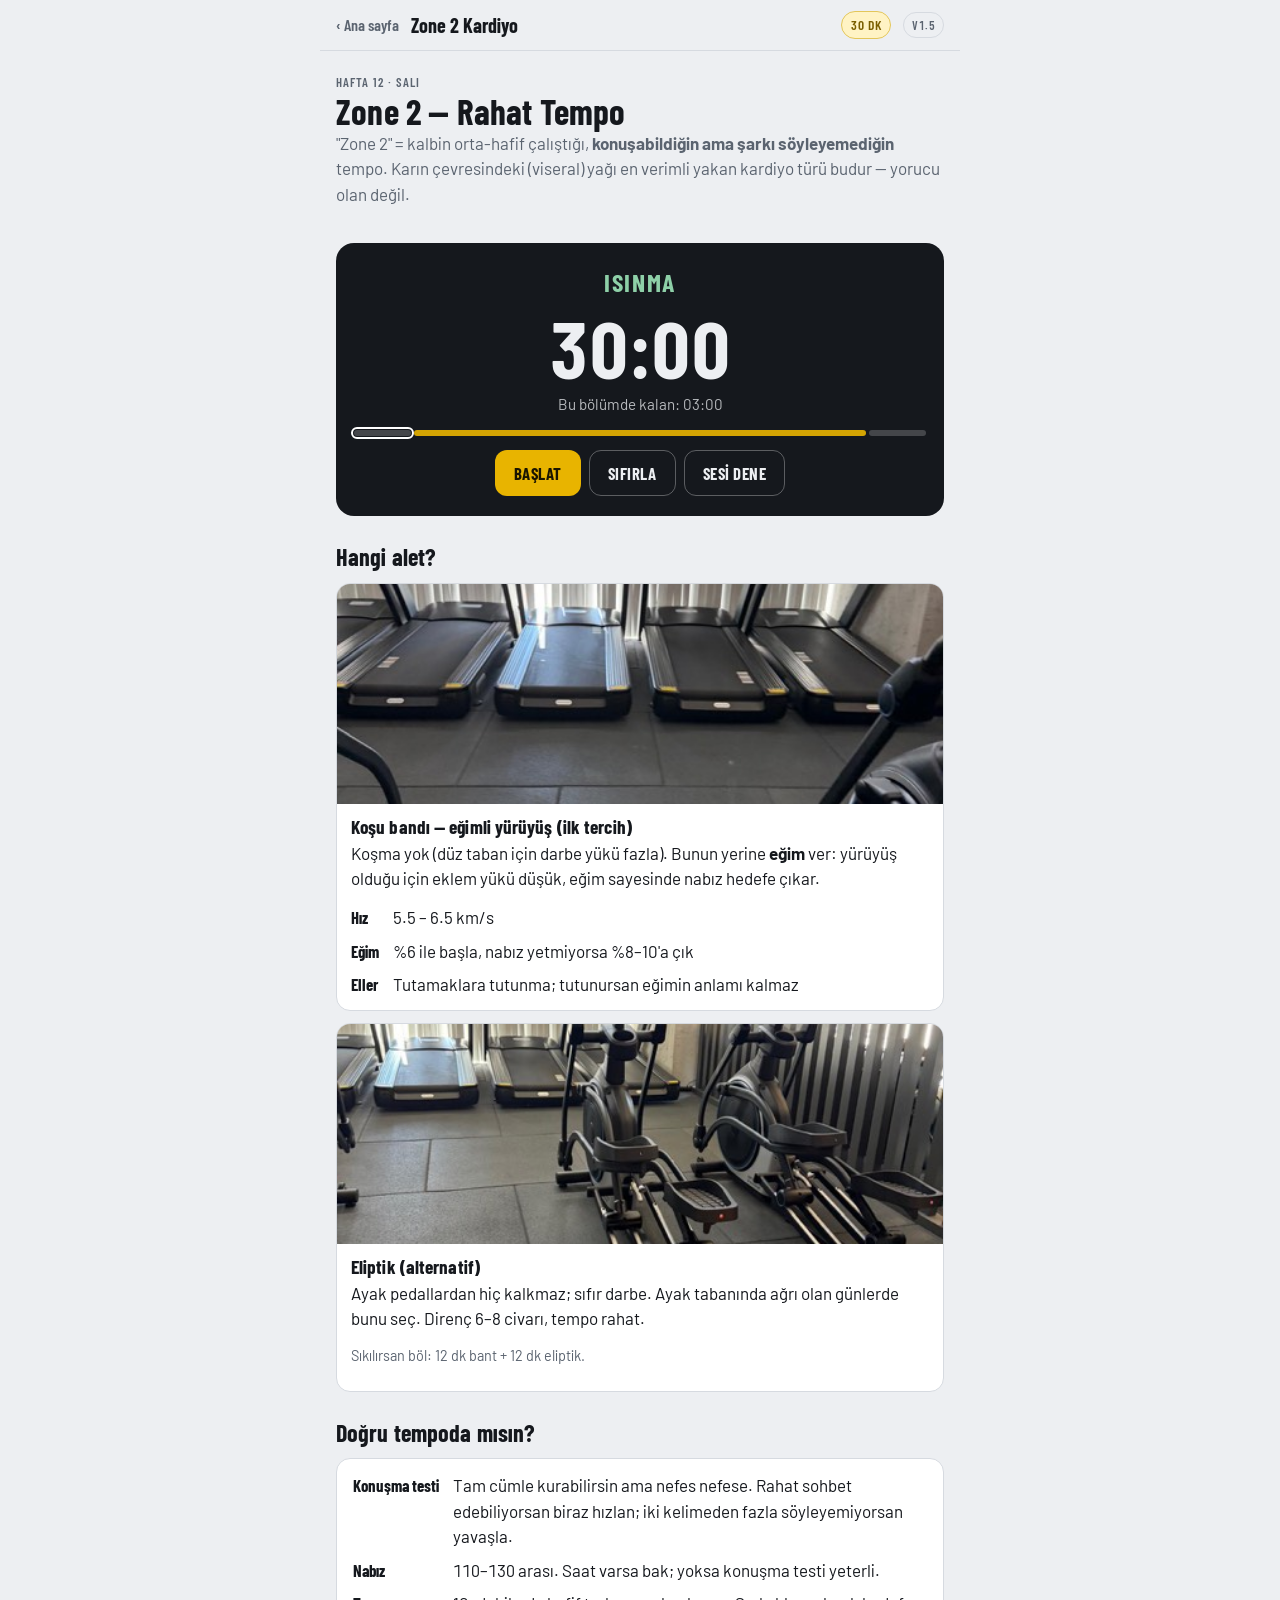
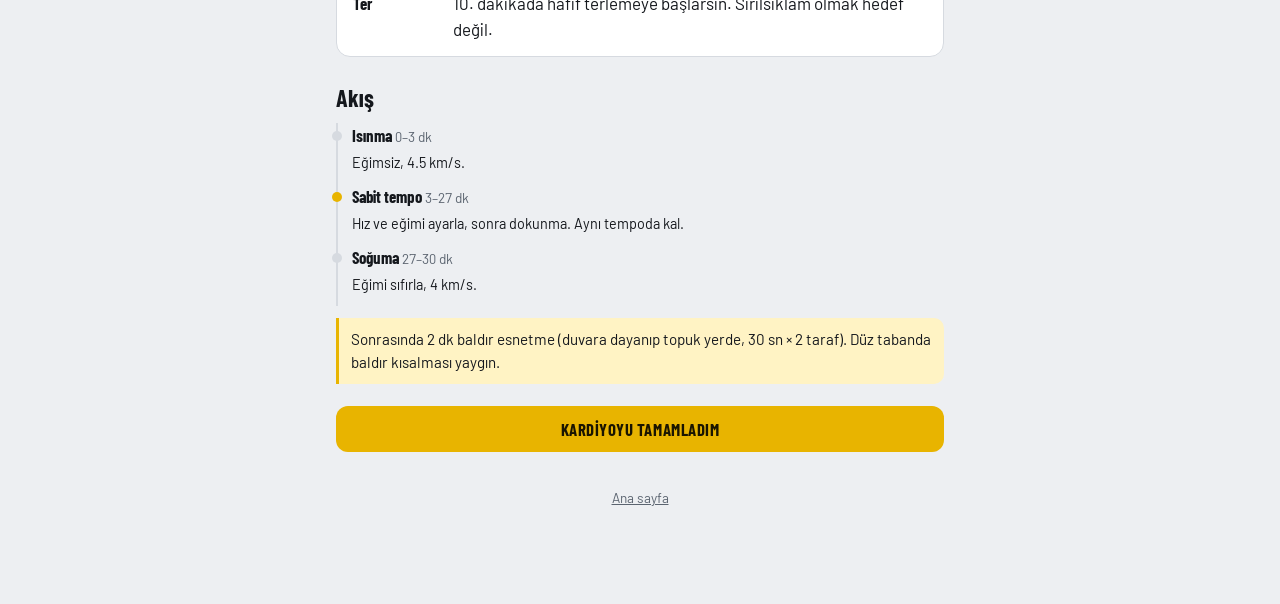
<file: docs/zone2.html>
<!doctype html>
<html lang="tr">
<head>
<meta charset="utf-8">
<meta name="viewport" content="width=device-width, initial-scale=1, viewport-fit=cover">
<meta name="apple-mobile-web-app-capable" content="yes">
<meta name="theme-color" content="#EDEFF2">
<title>Zone 2 Kardiyo</title>
</head>
<body>
<link rel="preconnect" href="https://fonts.googleapis.com"><link rel="preconnect" href="https://fonts.gstatic.com" crossorigin>
<link rel="stylesheet" href="https://fonts.googleapis.com/css2?family=Barlow+Condensed:wght@600;700&family=Barlow:wght@400;500;600&display=swap">
<link rel="stylesheet" href="styles.css?v=1.5">
<script src="app.js?v=1.5"></script>
<div class="wrap">
  <div class="top"><a class="back" href="index.html">‹ Ana sayfa</a><div class="title">Zone 2 Kardiyo</div><span class="pill accent">30 dk</span></div>
  <section class="hero">
    <div class="eyebrow" id="ctx">Salı</div>
    <h1>Zone 2 — Rahat Tempo</h1>
    <p class="muted">"Zone 2" = kalbin orta-hafif çalıştığı, <b>konuşabildiğin ama şarkı söyleyemediğin</b> tempo. Karın çevresindeki (viseral) yağı en verimli yakan kardiyo türü budur — yorucu olan değil.</p>
  </section>

  <div class="bigtimer" id="tm">
    <div class="stage" id="stage">Hazır</div>
    <div class="clock num" id="clock">30:00</div>
    <div class="sub" id="sub">3 dk ısınma · 24 dk sabit tempo · 3 dk soğuma</div>
    <div class="segs" id="segs"></div>
    <div class="ctl"><button class="btn primary" id="go">Başlat</button><button class="btn" id="reset">Sıfırla</button><button class="btn" id="test">Sesi dene</button></div>
  </div>

  <h2>Hangi alet?</h2>
  <div class="stack">
    <div class="term"><img src="img/kosu-bandi.jpg" alt="Koşu bantları" loading="lazy"><div class="b"><h3>Koşu bandı — eğimli yürüyüş (ilk tercih)</h3>
      <p>Koşma yok (düz taban için darbe yükü fazla). Bunun yerine <b>eğim</b> ver: yürüyüş olduğu için eklem yükü düşük, eğim sayesinde nabız hedefe çıkar.</p>
      <dl class="dl"><dt>Hız</dt><dd>5.5 – 6.5 km/s</dd><dt>Eğim</dt><dd>%6 ile başla, nabız yetmiyorsa %8–10'a çık</dd><dt>Eller</dt><dd>Tutamaklara tutunma; tutunursan eğimin anlamı kalmaz</dd></dl></div></div>
    <div class="term"><img src="img/eliptik.jpg" alt="Eliptik" loading="lazy"><div class="b"><h3>Eliptik (alternatif)</h3>
      <p>Ayak pedallardan hiç kalkmaz; sıfır darbe. Ayak tabanında ağrı olan günlerde bunu seç. Direnç 6–8 civarı, tempo rahat.</p>
      <p class="small muted">Sıkılırsan böl: 12 dk bant + 12 dk eliptik.</p></div></div>
  </div>

  <h2>Doğru tempoda mısın?</h2>
  <div class="card">
    <dl class="dl">
      <dt>Konuşma testi</dt><dd>Tam cümle kurabilirsin ama nefes nefese. Rahat sohbet edebiliyorsan biraz hızlan; iki kelimeden fazla söyleyemiyorsan yavaşla.</dd>
      <dt>Nabız</dt><dd><span class="num">110–130</span> arası. Saat varsa bak; yoksa konuşma testi yeterli.</dd>
      <dt>Ter</dt><dd>10. dakikada hafif terlemeye başlarsın. Sırılsıklam olmak hedef değil.</dd>
    </dl>
  </div>

  <h2>Akış</h2>
  <div class="timeline">
    <div><b>Isınma</b> <span class="t">0–3 dk</span><br><span class="small">Eğimsiz, 4.5 km/s.</span></div>
    <div class="hot"><b>Sabit tempo</b> <span class="t">3–27 dk</span><br><span class="small">Hız ve eğimi ayarla, sonra dokunma. Aynı tempoda kal.</span></div>
    <div><b>Soğuma</b> <span class="t">27–30 dk</span><br><span class="small">Eğimi sıfırla, 4 km/s.</span></div>
  </div>
  <p class="note" style="margin-top:12px">Sonrasında 2 dk baldır esnetme (duvara dayanıp topuk yerde, 30 sn × 2 taraf). Düz tabanda baldır kısalması yaygın.</p>

  <div class="done-bar"><button class="btn primary block" id="done">Kardiyoyu tamamladım</button></div>
  <footer><a href="index.html">Ana sayfa</a></footer>
</div>
<script>
(function(){
  var stages=[{n:'Isınma',s:180,c:'easy'},{n:'Sabit tempo',s:1440,c:'fast'},{n:'Soğuma',s:180,c:'easy'}];
  var total=stages.reduce(function(a,b){return a+b.s},0), left=total, run=null, last=0;
  var clock=document.getElementById('clock'), stage=document.getElementById('stage'), sub=document.getElementById('sub'), segs=document.getElementById('segs');
  var mini = SP.miniBar(document.getElementById('tm'), toggle);
  segs.innerHTML=stages.map(function(s){return '<i class="'+s.c+'" style="flex:'+s.s+'"></i>'}).join('');
  function cur(){ var t=total-left, acc=0; for(var i=0;i<stages.length;i++){ acc+=stages[i].s; if(t<acc) return {i:i,left:acc-t}; } return {i:stages.length-1,left:0}; }
  function paint(){ var c=cur(); clock.textContent=SP.mmss(left); stage.textContent=stages[c.i].n; stage.className='stage '+stages[c.i].c; sub.textContent='Bu bölümde kalan: '+SP.mmss(c.left);
    segs.querySelectorAll('i').forEach(function(el,i){ el.classList.toggle('cur',i===c.i); el.classList.toggle('done',i<c.i); });
    mini.set(stages[c.i].n, stages[c.i].c, SP.mmss(c.left), (total-left)/total*100, !!run);
    if(c.i!==last){ SP.beep(2); last=c.i; } if(left<=0){ stop(); stage.textContent='Bitti'; SP.beep(4);} }
  function tick(){ left=Math.max(0,left-1); paint(); }
  function stop(){ clearInterval(run); run=null; go.textContent='Başlat'; paint(); }
  function toggle(){ SP.unlockAudio(); if(run){ stop(); } else { run=setInterval(tick,1000); go.textContent='Duraklat'; paint(); } }
  var go=document.getElementById('go');
  go.addEventListener('click', toggle);
  document.getElementById('test').addEventListener('click', function(){ SP.unlockAudio(); SP.beep(3); });
  document.getElementById('reset').addEventListener('click', function(){ stop(); left=total; last=0; paint(); });
  paint();
  var st=SP.state(); var ctx=document.getElementById('ctx'); ctx.textContent = (st.phase===0?'Program henüz başlamadı':'Hafta '+st.week)+' · Salı';
  var done=document.getElementById('done'); if(SP.isDone(st.date)==='Z'){done.textContent='Bugün tamamlandı ✓';done.classList.add('ghost');}
  done.addEventListener('click',function(){SP.markDone('Z');done.textContent='Bugün tamamlandı ✓';done.classList.add('ghost');});
})();
</script>
</body>
</html>
</file>
<file: docs/styles.css>
:root{
  --bg:#EDEFF2; --surface:#FFFFFF; --surface-2:#F6F7F9; --ink:#15181D; --muted:#5B6470; --line:#D6DAE0;
  --accent:#E8B400; --accent-ink:#7A5E00; --accent-soft:#FFF3C4; --accent-line:#E3C65A;
  --good:#1E8E5A; --good-soft:#DCF5E8; --warn:#B4400A; --warn-soft:#FDE8DC; --focus:#2563EB;
  --shadow:0 1px 2px rgba(20,24,30,.06), 0 6px 20px rgba(20,24,30,.06);
  color-scheme:light;
}
@media (prefers-color-scheme:dark){
  :root:not([data-theme="light"]){
    --bg:#141619; --surface:#1E2126; --surface-2:#262A30; --ink:#EDEFF2; --muted:#9BA3AD; --line:#33383F;
    --accent:#F3C53A; --accent-ink:#F3C53A; --accent-soft:#3A3110; --accent-line:#6B5A18;
    --good:#4ADE80; --good-soft:#123322; --warn:#FB923C; --warn-soft:#3A2113; --focus:#60A5FA;
    --shadow:0 1px 2px rgba(0,0,0,.4), 0 8px 24px rgba(0,0,0,.35);
    color-scheme:dark;
  }
}
:root[data-theme="dark"]{
  --bg:#141619; --surface:#1E2126; --surface-2:#262A30; --ink:#EDEFF2; --muted:#9BA3AD; --line:#33383F;
  --accent:#F3C53A; --accent-ink:#F3C53A; --accent-soft:#3A3110; --accent-line:#6B5A18;
  --good:#4ADE80; --good-soft:#123322; --warn:#FB923C; --warn-soft:#3A2113; --focus:#60A5FA;
  --shadow:0 1px 2px rgba(0,0,0,.4), 0 8px 24px rgba(0,0,0,.35);
  color-scheme:dark;
}
*{box-sizing:border-box}
[hidden]{display:none!important}
img{max-width:100%}
html{height:100%}
body{margin:0;background:var(--bg);color:var(--ink);font-family:"Barlow",system-ui,-apple-system,"Segoe UI",Roboto,sans-serif;font-size:17px;line-height:1.5;-webkit-font-smoothing:antialiased}
.wrap{max-width:640px;margin:0 auto;padding-inline:16px;padding-block:0 96px}
h1,h2,h3,.disp{font-family:"Barlow Condensed","Barlow",system-ui,sans-serif;font-weight:700;letter-spacing:.005em;line-height:1.1;text-wrap:balance;margin:0}
h1{font-size:2.2rem}
h2{font-size:1.5rem;margin-block:28px 12px}
h3{font-size:1.2rem;margin-block:16px 6px}
p{margin:0 0 .8em}
a{color:inherit}
.eyebrow{font-family:"Barlow Condensed",sans-serif;font-weight:600;text-transform:uppercase;letter-spacing:.08em;font-size:.8rem;color:var(--muted)}
.muted{color:var(--muted)}
.small{font-size:.9rem}
.num{font-variant-numeric:tabular-nums}

/* top bar */
.top{position:sticky;top:env(safe-area-inset-top,0px);z-index:20;background:var(--bg);border-bottom:1px solid var(--line);margin-inline:-16px;padding:10px 16px;display:flex;align-items:center;gap:12px}
.top a.back{text-decoration:none;font-family:"Barlow Condensed",sans-serif;font-weight:600;font-size:1rem;color:var(--muted);white-space:nowrap}
.top .title{font-family:"Barlow Condensed",sans-serif;font-weight:700;font-size:1.25rem;flex:1;min-width:0;overflow:hidden;text-overflow:ellipsis;white-space:nowrap}
.top .pill{margin-left:auto}

/* pills, tags */
.pill{display:inline-block;font-family:"Barlow Condensed",sans-serif;font-weight:600;font-size:.85rem;letter-spacing:.04em;text-transform:uppercase;padding:3px 9px;border-radius:999px;border:1px solid var(--line);color:var(--muted);white-space:nowrap}
.pill.accent{background:var(--accent-soft);border-color:var(--accent-line);color:var(--accent-ink)}
.pill.good{background:var(--good-soft);border-color:transparent;color:var(--good)}
.pill.warn{background:var(--warn-soft);border-color:transparent;color:var(--warn)}

/* hero / today */
.hero{padding-block:22px 8px}
.today{background:var(--ink);color:var(--bg);border-radius:16px;padding:18px 18px 16px;margin-top:14px}
:root[data-theme="dark"] .today{background:var(--surface);color:var(--ink);border:1px solid var(--line)}
@media (prefers-color-scheme:dark){:root:not([data-theme="light"]) .today{background:var(--surface);color:var(--ink);border:1px solid var(--line)}}
.today .eyebrow{color:var(--accent)}
.today h2{margin:6px 0 4px;font-size:2rem}
.today p{margin:0 0 12px;opacity:.85}
.today .btn{background:var(--accent);color:#1A1500;border:0}

/* buttons */
.btn{display:inline-flex;align-items:center;justify-content:center;gap:8px;font-family:"Barlow Condensed",sans-serif;font-weight:700;font-size:1.05rem;letter-spacing:.03em;text-transform:uppercase;padding:12px 18px;border-radius:12px;border:1px solid var(--line);background:var(--surface);color:var(--ink);text-decoration:none;cursor:pointer;min-height:46px}
.btn.primary{background:var(--accent);color:#1A1500;border-color:transparent}
.btn.ghost{background:transparent}
.btn.block{width:100%}
.btn:focus-visible,input:focus-visible,a:focus-visible,button:focus-visible{outline:3px solid var(--focus);outline-offset:2px}

/* week strip */
.week{display:grid;grid-template-columns:repeat(5,1fr);gap:8px;margin-top:16px}
.week a{display:block;text-decoration:none;background:var(--surface);border:1px solid var(--line);border-radius:12px;padding:10px 6px;text-align:center}
.week a .d{font-family:"Barlow Condensed",sans-serif;font-weight:600;font-size:.8rem;text-transform:uppercase;letter-spacing:.06em;color:var(--muted)}
.week a .s{font-family:"Barlow Condensed",sans-serif;font-weight:700;font-size:1.1rem;margin-top:2px}
.week a.now{border-color:var(--accent);box-shadow:0 0 0 2px var(--accent-soft)}
.week a.done{background:var(--good-soft);border-color:transparent}
.week a.done .s::after{content:" ✓";color:var(--good)}

/* progress */
.prog{margin-top:22px;background:var(--surface);border:1px solid var(--line);border-radius:14px;padding:14px 16px}
.bar{height:8px;background:var(--surface-2);border-radius:999px;overflow:hidden;margin-top:10px;display:flex}
.bar i{display:block;height:100%}
.bar .p1{background:var(--accent);opacity:.55}.bar .p2{background:var(--accent);opacity:.8}.bar .p3{background:var(--accent)}
.bar .rest{flex:1}
.phases{display:grid;grid-template-columns:repeat(3,1fr);gap:8px;margin-top:10px}
.phases div{font-size:.85rem;color:var(--muted)}
.phases div b{display:block;font-family:"Barlow Condensed",sans-serif;font-size:1rem;color:var(--ink)}
.phases div.cur b{color:var(--accent-ink)}

/* nav list */
.list{display:flex;flex-direction:column;gap:10px;margin-top:12px}
.row{display:flex;align-items:center;gap:14px;background:var(--surface);border:1px solid var(--line);border-radius:14px;padding:12px 14px;text-decoration:none}
.row .k{font-family:"Barlow Condensed",sans-serif;font-weight:700;font-size:1.2rem;min-width:44px;height:44px;border-radius:10px;display:grid;place-items:center;background:var(--surface-2);color:var(--ink)}
.row .k.a{background:var(--accent);color:#1A1500}
.row .t{flex:1;min-width:0}
.row .t b{display:block;font-family:"Barlow Condensed",sans-serif;font-size:1.15rem;font-weight:700}
.row .t span{display:block;color:var(--muted);font-size:.9rem}
.row .arr{color:var(--muted)}

/* section blocks */
.card{background:var(--surface);border:1px solid var(--line);border-radius:14px;padding:14px 16px}
.stack{display:flex;flex-direction:column;gap:12px}
ol.steps{padding-left:1.4em;margin:6px 0 0}
ol.steps li{margin-bottom:6px}
ul.plain{padding-left:1.2em;margin:6px 0 0}
ul.plain li{margin-bottom:4px}
.note{border-left:3px solid var(--accent);background:var(--accent-soft);color:var(--ink);padding:10px 12px;border-radius:0 10px 10px 0;font-size:.95rem}
.note.warn{border-color:var(--warn);background:var(--warn-soft)}
details{border:1px solid var(--line);border-radius:12px;background:var(--surface);padding:0 14px}
details+details{margin-top:8px}
summary{cursor:pointer;font-family:"Barlow Condensed",sans-serif;font-weight:700;font-size:1.1rem;padding:12px 0;list-style:none;display:flex;align-items:center;gap:8px}
summary::-webkit-details-marker{display:none}
summary::after{content:"+";margin-left:auto;color:var(--muted);font-size:1.3rem;font-weight:400}
details[open] summary::after{content:"–"}
details .body{padding-bottom:14px}

/* phase tabs */
.tabs{display:grid;grid-template-columns:repeat(3,1fr);gap:6px;background:var(--surface-2);padding:4px;border-radius:12px;margin-top:14px}
.tabs button{font-family:"Barlow Condensed",sans-serif;font-weight:700;font-size:1rem;letter-spacing:.03em;border:0;background:transparent;color:var(--muted);padding:9px 4px;border-radius:9px;cursor:pointer}
.tabs button[aria-selected="true"]{background:var(--surface);color:var(--ink);box-shadow:var(--shadow)}
.tabs button .sub{display:block;font-weight:500;font-size:.75rem;text-transform:uppercase;letter-spacing:.06em}

/* timeline of session */
.timeline{display:flex;flex-direction:column;gap:0;margin-top:10px;border-left:2px solid var(--line);padding-left:14px}
.timeline div{position:relative;padding-bottom:10px}
.timeline div::before{content:"";position:absolute;left:-20px;top:8px;width:10px;height:10px;border-radius:50%;background:var(--line)}
.timeline div.hot::before{background:var(--accent)}
.timeline b{font-family:"Barlow Condensed",sans-serif;font-size:1.05rem}
.timeline .t{color:var(--muted);font-size:.85rem;font-variant-numeric:tabular-nums}

/* exercise card */
.ex{background:var(--surface);border:1px solid var(--line);border-radius:16px;overflow:hidden}
.ex .head{display:flex;gap:12px;padding:12px 14px 0;align-items:flex-start}
.ex .badge{font-family:"Barlow Condensed",sans-serif;font-weight:700;font-size:1.1rem;background:var(--ink);color:var(--bg);border-radius:8px;min-width:38px;height:38px;display:grid;place-items:center;flex:none}
:root[data-theme="dark"] .ex .badge{background:var(--accent);color:#1A1500}
@media (prefers-color-scheme:dark){:root:not([data-theme="light"]) .ex .badge{background:var(--accent);color:#1A1500}}
.ex .head h3{margin:2px 0 0;font-size:1.35rem}
.ex .head .en{color:var(--muted);font-size:.9rem}
.ex .rx{margin-left:auto;text-align:right;flex:none}
.ex .rx b{display:block;font-family:"Barlow Condensed",sans-serif;font-size:1.5rem;font-weight:700;line-height:1;font-variant-numeric:tabular-nums}
.ex .rx span{font-size:.75rem;color:var(--muted);text-transform:uppercase;letter-spacing:.06em}
.ex figure{margin:12px 0 0;position:relative}
.ex figure img{display:block;width:100%;max-height:260px;object-fit:cover}
.ex figcaption{position:absolute;left:0;right:0;bottom:0;background:linear-gradient(transparent,rgba(0,0,0,.75));color:#fff;padding:22px 14px 10px;font-size:.9rem}
.ex .body{padding:12px 14px 14px}
.ex .lbl{font-family:"Barlow Condensed",sans-serif;font-weight:700;text-transform:uppercase;letter-spacing:.06em;font-size:.85rem;color:var(--accent-ink);margin-top:10px}
.ex .lbl:first-child{margin-top:0}
.ex .muscles{color:var(--muted);font-size:.92rem}
.ex .track{display:grid;grid-template-columns:1fr auto;gap:10px;align-items:center;margin-top:12px;padding-top:12px;border-top:1px dashed var(--line)}
.ex .sets{display:flex;gap:8px}
.ex .sets button{width:44px;height:44px;border-radius:10px;border:1.5px solid var(--line);background:var(--surface-2);font-family:"Barlow Condensed",sans-serif;font-weight:700;font-size:1.05rem;color:var(--muted);cursor:pointer}
.ex .sets button.on{background:var(--good);border-color:var(--good);color:#fff}
.ex .w{display:flex;align-items:center;gap:6px}
.ex .w input{width:74px;height:44px;border:1.5px solid var(--line);border-radius:10px;background:var(--surface);color:var(--ink);font:inherit;font-size:1.05rem;text-align:center;font-variant-numeric:tabular-nums}
.ex .w span{font-size:.8rem;color:var(--muted)}
.ss{font-family:"Barlow Condensed",sans-serif;font-weight:700;font-size:.95rem;text-transform:uppercase;letter-spacing:.08em;color:var(--muted);margin:22px 0 8px;display:flex;align-items:center;gap:10px}
.ss::after{content:"";flex:1;height:1px;background:var(--line)}
.pair{display:flex;flex-direction:column;gap:8px;position:relative}
.pair .link{font-size:.85rem;color:var(--muted);text-align:center;padding:2px 0}

/* rest timer bar */
.rest{position:fixed;left:0;right:0;bottom:0;z-index:30;background:var(--surface);border-top:1px solid var(--line);padding:10px 16px calc(10px + env(safe-area-inset-bottom,0px));display:flex;align-items:center;gap:10px;box-shadow:0 -6px 20px rgba(0,0,0,.08)}
.rest .in{max-width:608px;margin:0 auto;width:100%;display:flex;align-items:center;gap:10px}
.rest .clock{font-family:"Barlow Condensed",sans-serif;font-weight:700;font-size:2rem;min-width:84px;font-variant-numeric:tabular-nums;line-height:1}
.rest .clock.go{color:var(--good)}
.rest .lbl{font-size:.75rem;color:var(--muted);text-transform:uppercase;letter-spacing:.06em}
.rest .btn{padding:8px 12px;min-height:40px;font-size:.95rem}
.rest .btn.primary{margin-left:auto}

/* big timer (cardio) */
.bigtimer{background:var(--ink);color:var(--bg);border-radius:18px;padding:20px 18px;text-align:center;margin-top:14px}
:root[data-theme="dark"] .bigtimer{background:var(--surface);color:var(--ink);border:1px solid var(--line)}
@media (prefers-color-scheme:dark){:root:not([data-theme="light"]) .bigtimer{background:var(--surface);color:var(--ink);border:1px solid var(--line)}}
.bigtimer .stage{font-family:"Barlow Condensed",sans-serif;font-weight:700;font-size:1.6rem;letter-spacing:.06em;text-transform:uppercase}
.bigtimer .stage.fast{color:var(--accent)}
.bigtimer .stage.easy{color:#8ED0A8}
.bigtimer .clock{font-family:"Barlow Condensed",sans-serif;font-weight:700;font-size:5rem;line-height:1;font-variant-numeric:tabular-nums;margin:6px 0}
.bigtimer .sub{opacity:.75;font-size:.95rem}
.bigtimer .ctl{display:flex;gap:8px;justify-content:center;margin-top:14px}
.bigtimer .btn{background:transparent;border-color:rgba(255,255,255,.3);color:inherit}
.bigtimer .btn.primary{background:var(--accent);color:#1A1500;border-color:transparent}
.bigtimer .segs{display:flex;gap:3px;margin-top:14px}
.bigtimer .segs i{flex:1;height:6px;border-radius:3px;background:rgba(255,255,255,.2)}
.bigtimer .segs i.fast{background:var(--accent);opacity:.9}
.bigtimer .segs i.done{opacity:.3}
.bigtimer .segs i.cur{outline:2px solid #fff;outline-offset:1px}

/* glossary */
.gl{display:flex;flex-direction:column;gap:10px}
.term{background:var(--surface);border:1px solid var(--line);border-radius:14px;overflow:hidden}
.term img{display:block;width:100%;max-height:220px;object-fit:cover}
.term .b{padding:12px 14px}
.term h3{margin:0 0 4px}
.term .en{color:var(--muted);font-size:.9rem;margin-bottom:6px}
.term .use{font-size:.85rem;margin-top:8px}
.dl{display:grid;grid-template-columns:auto 1fr;gap:8px 14px;margin:0}
.dl dt{font-family:"Barlow Condensed",sans-serif;font-weight:700;font-size:1.05rem}
.dl dd{margin:0;color:var(--ink)}

/* tables */
.tbl{overflow-x:auto}
table{border-collapse:collapse;width:100%;font-size:.95rem}
th,td{text-align:left;padding:8px 10px;border-bottom:1px solid var(--line);vertical-align:top}
th{font-family:"Barlow Condensed",sans-serif;font-weight:700;text-transform:uppercase;letter-spacing:.05em;font-size:.8rem;color:var(--muted)}
td.num,th.num{text-align:right;font-variant-numeric:tabular-nums}

/* measurements */
.form{display:grid;grid-template-columns:1fr 1fr auto;gap:8px;align-items:end;margin-top:10px}
.form label{display:block;font-size:.8rem;color:var(--muted);text-transform:uppercase;letter-spacing:.05em;font-family:"Barlow Condensed",sans-serif;font-weight:600}
.form input{width:100%;height:44px;border:1.5px solid var(--line);border-radius:10px;background:var(--surface);color:var(--ink);font:inherit;font-size:1.05rem;padding:0 10px;font-variant-numeric:tabular-nums}
@media (max-width:420px){.form{grid-template-columns:1fr 1fr}.form .btn{grid-column:1/-1}}

.done-bar{margin-top:22px}
footer{margin-top:36px;color:var(--muted);font-size:.85rem;text-align:center}
@media (prefers-reduced-motion:reduce){*{transition:none!important;animation:none!important}}
.pill.ver{font-size:.75rem;padding:2px 8px;color:var(--muted);font-variant-numeric:tabular-nums;background:transparent;cursor:pointer;font-family:"Barlow Condensed",sans-serif;min-height:26px}
.pill.ver.new{background:var(--accent);color:#1A1500;border-color:transparent;font-weight:700}

/* kompakt sayaç çubuğu + flaş */
.rest.mini .clock{font-size:1.7rem;min-width:0}
.rest.mini .lbl.fast{color:var(--accent-ink);font-weight:700}
.rest.mini .lbl.easy{color:var(--good);font-weight:700}
.mprog{height:4px;background:var(--surface-2);border-radius:2px;margin-top:6px;overflow:hidden}
.mprog i{display:block;height:100%;width:0;background:var(--accent);transition:width .5s linear}
.flash{position:fixed;inset:0;z-index:50;pointer-events:none;opacity:0;background:var(--accent);transition:opacity .25s}
.flash.on{animation:flashblink 1.2s ease-out}
.flash.on.fast{background:var(--accent)}
.flash.on.easy{background:var(--good)}
@keyframes flashblink{0%{opacity:.75}30%{opacity:.1}45%{opacity:.7}70%{opacity:.1}85%{opacity:.6}100%{opacity:0}}
.log{display:grid;grid-template-columns:1fr 1fr auto;gap:8px;align-items:end;margin-top:10px}
.log label{display:block;font-size:.8rem;color:var(--muted);text-transform:uppercase;letter-spacing:.05em;font-family:"Barlow Condensed",sans-serif;font-weight:600}
.log input{width:100%;height:44px;border:1.5px solid var(--line);border-radius:10px;background:var(--surface);color:var(--ink);font:inherit;font-size:1.05rem;padding:0 10px;font-variant-numeric:tabular-nums}
@media (max-width:420px){.log{grid-template-columns:1fr 1fr}.log .btn{grid-column:1/-1}}
@media (prefers-reduced-motion:reduce){.flash.on{animation:none;opacity:.5}}

/* hareket çizimleri */
.diagram{margin:12px 14px 0;background:var(--surface-2);border:1px solid var(--line);border-radius:12px;padding:8px 8px 4px;color:var(--ink)}
.diagram svg{display:block;width:100%;height:auto}
.diagram .dcap{font-size:.85rem;color:var(--muted);padding:2px 4px 6px}
</file>
